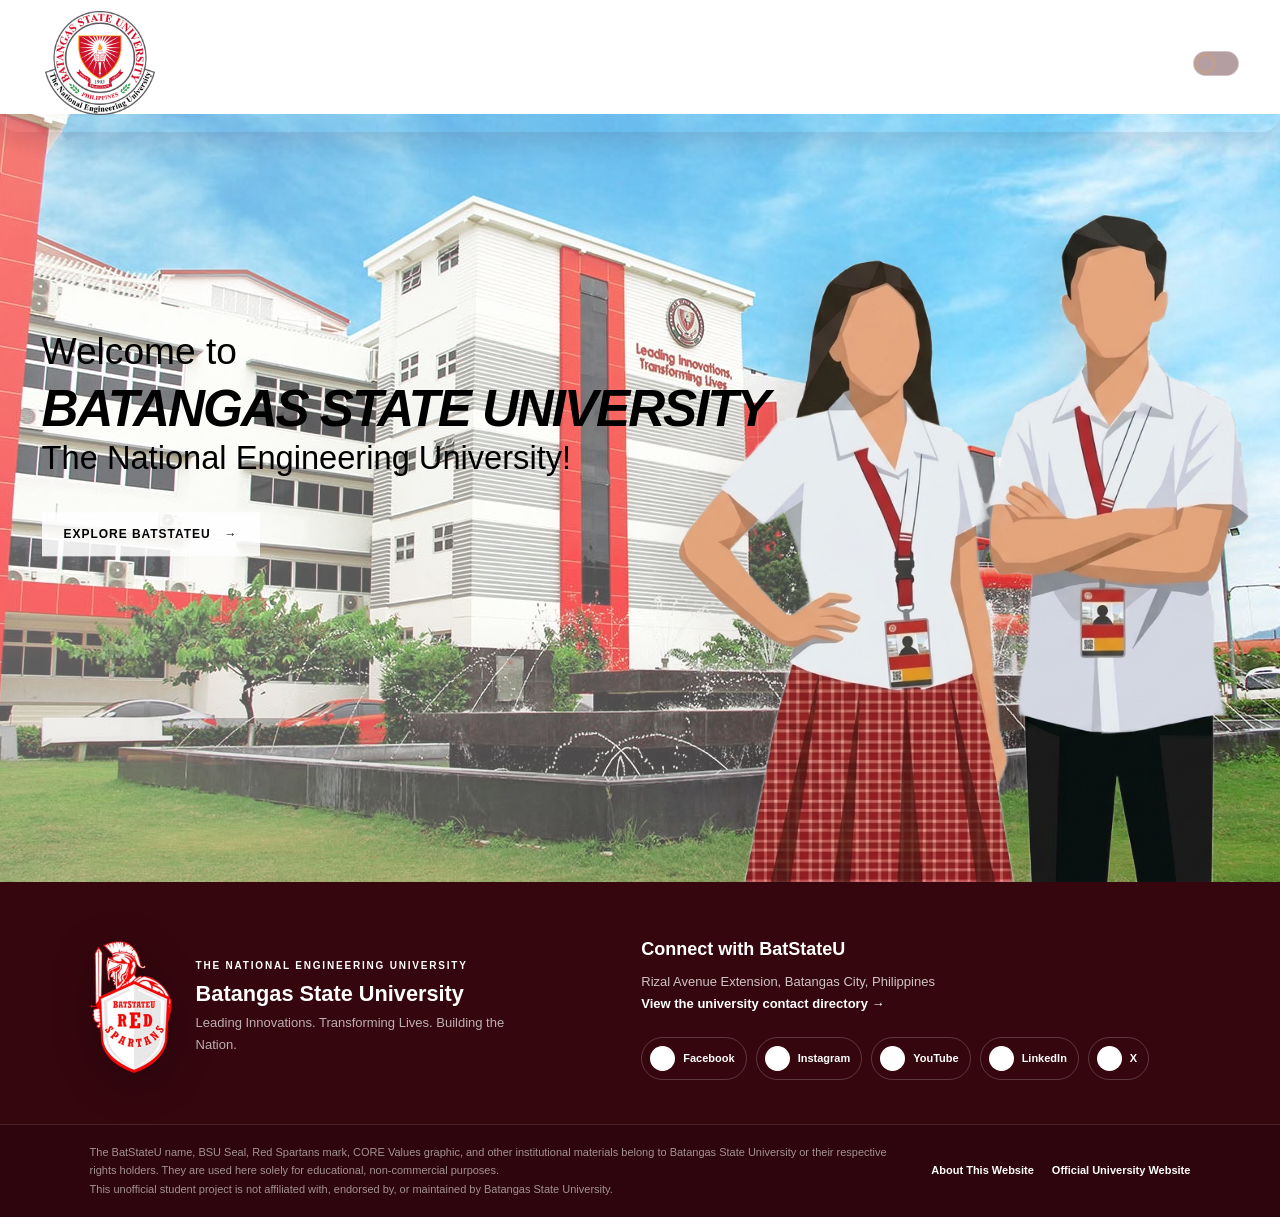
<file: index.html>
<!doctype html>
<html lang="en">
  <head>
    <meta charset="UTF-8" />
    <meta name="viewport" content="width=device-width, initial-scale=1.0" />
    <meta
      name="description"
      content="Batangas State University, The National Engineering University"
    />
    <title>Home | Batangas State University</title>

    <!-- All page styling is embedded below, as requested. -->
    <link rel="icon" href="assets/images/logo.png" />
    <link rel="stylesheet" href="assets/css/styles.css" />
  </head>
  <body>
    <!-- =====================================================
       SITE HEADER
       This same header is repeated on every page.
       ===================================================== -->
    <header class="site-header">
      <a class="brand" href="index.html" aria-label="Batangas State University home">
        <img src="assets/images/logo.png" alt="Batangas State University seal" />
        <p>Leading Innovations<br />Transforming Lives<br />Building the Nation</p>
      </a>

      <!-- CSS-only mobile menu control. The checkbox is visually hidden. -->
      <input class="nav-toggle sr-only" type="checkbox" id="nav-toggle" />
      <label class="menu-button" for="nav-toggle" aria-label="Open or close navigation">
        <span></span><span></span><span></span>
      </label>

      <nav class="main-nav" aria-label="Main navigation">
        <a class="nav-link active" href="index.html">Home</a>

        <!-- About Us is a page link. The arrow opens its related-page menu. -->
        <div class="about-nav">
          <a class="nav-link" href="about.html">About Us</a>
          <details>
            <summary aria-label="Open About Us submenu"></summary>
            <div class="dropdown">
              <a href="student-life.html">Student Life</a>
              <a href="academics.html">Academics</a>
              <a href="faculty-staff.html">Faculty &amp; Staff</a>
            </div>
          </details>
        </div>

        <a class="nav-link" href="admissions.html">Admissions</a>
        <a class="nav-link" href="news.html">News</a>
        <a class="nav-link" href="contact.html">Contact</a>
        <!-- CSS-only theme switch. It changes the current page without JavaScript. -->
        <label class="theme-switch" title="Switch between light and dark mode">
          <input class="theme-input" type="checkbox" aria-label="Toggle dark mode" />
          <span class="theme-text" aria-hidden="true"></span>
          <span class="theme-track" aria-hidden="true"></span>
        </label>
      </nav>
    </header>

    <!-- HOME PAGE HERO -->
    <main>
      <section class="hero">
        <div class="hero-copy">
          <p class="welcome">Welcome to</p>
          <h1>Batangas State University</h1>
          <p class="hero-subtitle">The National Engineering University!</p>
          <a class="hero-button" href="academics.html"
            >Explore BatStateU <span aria-hidden="true">→</span></a
          >
        </div>
        <!-- Decorative student artwork. Empty alt would hide it; descriptive alt is used here. -->
        <img
          class="hero-students"
          src="assets/images/students.png"
          alt="Two BatStateU students in uniform"
        />
      </section>
    </main>

    <!-- =====================================================
       UNIVERSITY FOOTER
       Social links below point to university-wide official accounts.
       ===================================================== -->
    <footer class="site-footer">
      <div class="footer-main">
        <a class="footer-brand" href="index.html" aria-label="Batangas State University home">
          <img
            class="footer-mark"
            src="assets/images/red-spartans.png"
            alt="BatStateU Red Spartans mark"
          />
          <span class="footer-brand-copy">
            <span class="footer-kicker">The National Engineering University</span>
            <strong>Batangas State University</strong>
            <span>Leading Innovations. Transforming Lives. Building the Nation.</span>
          </span>
        </a>

        <div class="footer-connect">
          <h2>Connect with BatStateU</h2>
          <p>
            Rizal Avenue Extension, Batangas City, Philippines<br />
            <a href="contact.html">View the university contact directory &rarr;</a>
          </p>
          <!-- Official university-wide social media accounts. -->
          <nav class="social-links" aria-label="Official BatStateU social media">
            <a
              class="social-link"
              href="https://www.facebook.com/BatStateUTheNEU"
              target="_blank"
              rel="noopener noreferrer"
              aria-label="BatStateU on Facebook"
            >
              <span class="social-icon" aria-hidden="true">f</span><span>Facebook</span>
            </a>
            <a
              class="social-link"
              href="https://www.instagram.com/batstateutheneu/"
              target="_blank"
              rel="noopener noreferrer"
              aria-label="BatStateU on Instagram"
            >
              <span class="social-icon" aria-hidden="true">IG</span><span>Instagram</span>
            </a>
            <a
              class="social-link"
              href="https://www.youtube.com/@BatStateUTheNEU"
              target="_blank"
              rel="noopener noreferrer"
              aria-label="BatStateU on YouTube"
            >
              <span class="social-icon" aria-hidden="true">YT</span><span>YouTube</span>
            </a>
            <a
              class="social-link"
              href="https://www.linkedin.com/school/batangas-state-university/"
              target="_blank"
              rel="noopener noreferrer"
              aria-label="BatStateU on LinkedIn"
            >
              <span class="social-icon" aria-hidden="true">in</span><span>LinkedIn</span>
            </a>
            <a
              class="social-link"
              href="https://x.com/BatStateUTheNEU"
              target="_blank"
              rel="noopener noreferrer"
              aria-label="BatStateU on X"
            >
              <span class="social-icon" aria-hidden="true">X</span><span>X</span>
            </a>
          </nav>
        </div>
      </div>
      <div class="footer-bottom">
        <div class="footer-legal">
          <p>
            The BatStateU name, BSU Seal, Red Spartans mark, CORE Values graphic, and other
            institutional materials belong to Batangas State University or their respective rights
            holders. They are used here solely for educational, non-commercial purposes.
          </p>
          <p>
            This unofficial student project is not affiliated with, endorsed by, or maintained by
            Batangas State University.
          </p>
        </div>
        <nav class="footer-meta-links" aria-label="Website information">
          <a href="about-this-website.html">About This Website</a>
          <a href="https://batstateu.edu.ph/" target="_blank" rel="noopener noreferrer"
            >Official University Website</a
          >
        </nav>
      </div>
    </footer>
  </body>
</html>
</file>
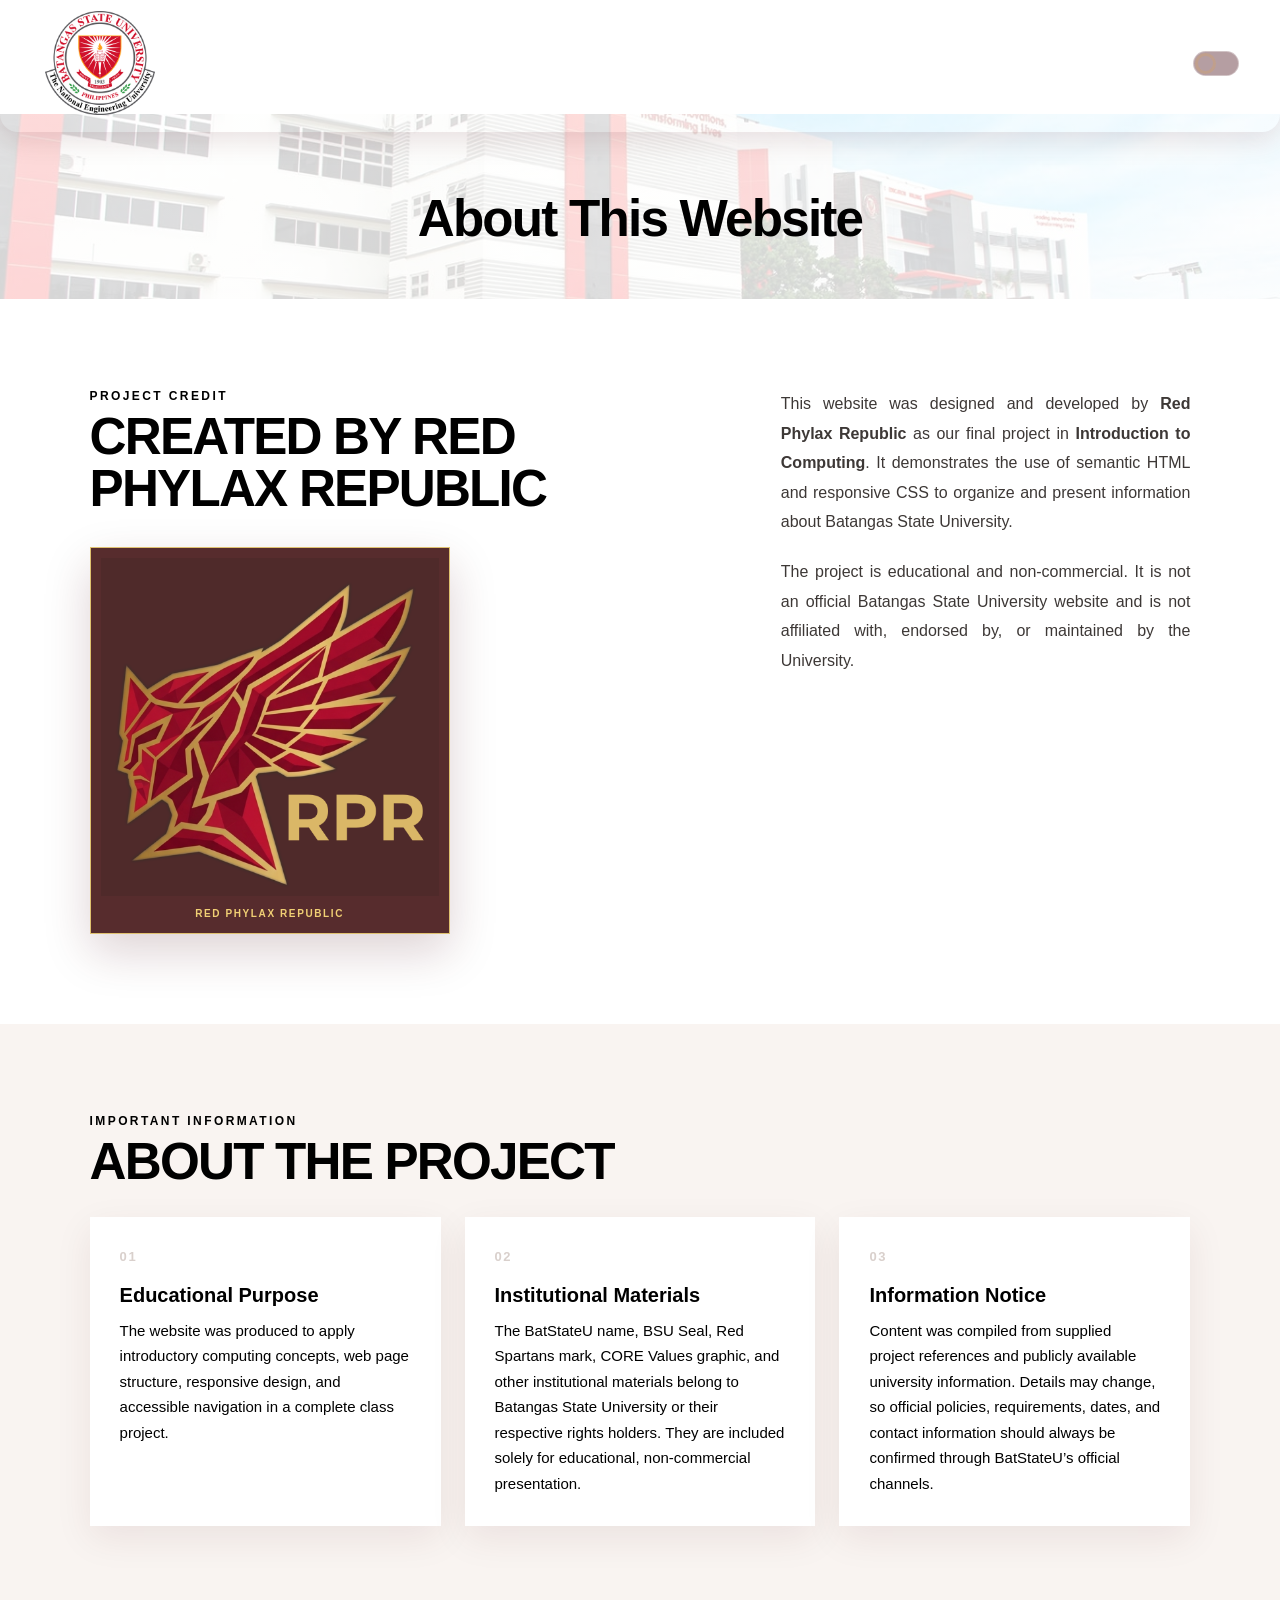
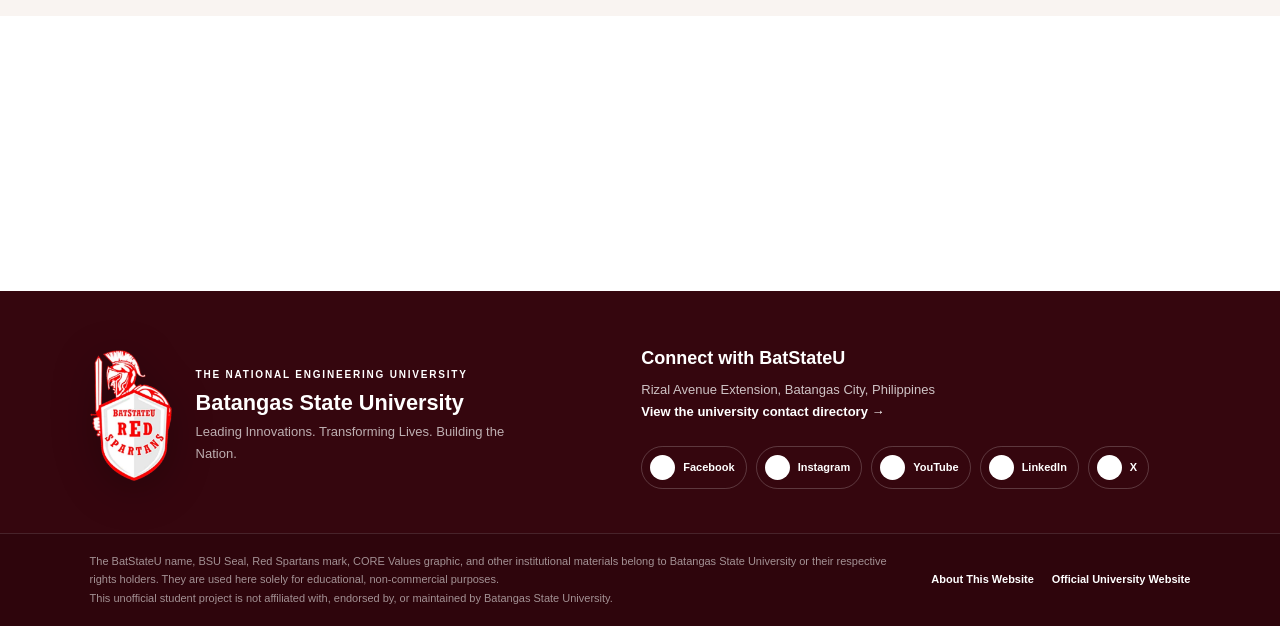
<file: about-this-website.html>
<!doctype html>
<html lang="en">
  <head>
    <meta charset="UTF-8" />
    <meta name="viewport" content="width=device-width, initial-scale=1.0" />
    <meta
      name="description"
      content="Batangas State University, The National Engineering University"
    />
    <title>About This Website | Batangas State University</title>

    <!-- All page styling is embedded below, as requested. -->
    <link rel="icon" href="assets/images/logo.png" />
    <link rel="stylesheet" href="assets/css/styles.css" />
  </head>
  <body>
    <!-- =====================================================
       SITE HEADER
       This same header is repeated on every page.
       ===================================================== -->
    <header class="site-header">
      <a class="brand" href="index.html" aria-label="Batangas State University home">
        <img src="assets/images/logo.png" alt="Batangas State University seal" />
        <p>Leading Innovations<br />Transforming Lives<br />Building the Nation</p>
      </a>

      <!-- CSS-only mobile menu control. The checkbox is visually hidden. -->
      <input class="nav-toggle sr-only" type="checkbox" id="nav-toggle" />
      <label class="menu-button" for="nav-toggle" aria-label="Open or close navigation">
        <span></span><span></span><span></span>
      </label>

      <nav class="main-nav" aria-label="Main navigation">
        <a class="nav-link active" href="index.html">Home</a>

        <!-- About Us is a page link. The arrow opens its related-page menu. -->
        <div class="about-nav">
          <a class="nav-link" href="about.html">About Us</a>
          <details>
            <summary aria-label="Open About Us submenu"></summary>
            <div class="dropdown">
              <a href="student-life.html">Student Life</a>
              <a href="academics.html">Academics</a>
              <a href="faculty-staff.html">Faculty &amp; Staff</a>
            </div>
          </details>
        </div>

        <a class="nav-link" href="admissions.html">Admissions</a>
        <a class="nav-link" href="news.html">News</a>
        <a class="nav-link" href="contact.html">Contact</a>
        <!-- CSS-only theme switch. It changes the current page without JavaScript. -->
        <label class="theme-switch" title="Switch between light and dark mode">
          <input class="theme-input" type="checkbox" aria-label="Toggle dark mode" />
          <span class="theme-text" aria-hidden="true"></span>
          <span class="theme-track" aria-hidden="true"></span>
        </label>
      </nav>
    </header>

    <!-- HOME PAGE HERO -->
    <main>
      <!-- PAGE INTRODUCTION -->
      <section class="page-hero">
        <div class="page-hero-copy">
          <p class="eyebrow">Student Project</p>
          <h1>About This Website</h1>
          <p>
            An unofficial educational website created by Red Phylax Republic as a final project for
            Introduction to Computing.
          </p>
        </div>
        <div class="page-mark" aria-hidden="true">RPR</div>
      </section>

      <!-- PROJECT OVERVIEW -->
      <section class="content-band">
        <div class="split top">
          <div>
            <p class="eyebrow">Project Credit</p>
            <h2 class="section-title">Created by Red Phylax Republic</h2>
            <figure class="rpr-logo">
              <img
                src="assets/images/red-phylax-republic-logo.png"
                alt="Red Phylax Republic logo"
              />
              <figcaption>Red Phylax Republic</figcaption>
            </figure>
          </div>
          <div class="prose">
            <p>
              This website was designed and developed by <strong>Red Phylax Republic</strong> as our
              final project in <strong>Introduction to Computing</strong>. It demonstrates the use
              of semantic HTML and responsive CSS to organize and present information about Batangas
              State University.
            </p>
            <p>
              The project is educational and non-commercial. It is not an official Batangas State
              University website and is not affiliated with, endorsed by, or maintained by the
              University.
            </p>
          </div>
        </div>
      </section>

      <!-- PROJECT PRINCIPLES -->
      <section class="content-band tinted">
        <p class="eyebrow">Important Information</p>
        <h2 class="section-title">About the Project</h2>
        <ol class="recognition-grid">
          <li>
            <h3>Educational Purpose</h3>
            <p>
              The website was produced to apply introductory computing concepts, web page structure,
              responsive design, and accessible navigation in a complete class project.
            </p>
          </li>
          <li>
            <h3>Institutional Materials</h3>
            <p>
              The BatStateU name, BSU Seal, Red Spartans mark, CORE Values graphic, and other
              institutional materials belong to Batangas State University or their respective rights
              holders. They are included solely for educational, non-commercial presentation.
            </p>
          </li>
          <li>
            <h3>Information Notice</h3>
            <p>
              Content was compiled from supplied project references and publicly available
              university information. Details may change, so official policies, requirements, dates,
              and contact information should always be confirmed through BatStateU&rsquo;s official
              channels.
            </p>
          </li>
        </ol>
      </section>

      <!-- OFFICIAL WEBSITE CALL TO ACTION -->
      <section class="about-cta">
        <div>
          <p class="eyebrow">Looking for Official Information?</p>
          <h2>Visit Batangas State University&rsquo;s official website.</h2>
        </div>
        <a
          class="outline-button"
          href="https://batstateu.edu.ph/"
          target="_blank"
          rel="noopener noreferrer"
          >Official Website &rarr;</a
        >
      </section>
    </main>

    <!-- =====================================================
       UNIVERSITY FOOTER
       Social links below point to university-wide official accounts.
       ===================================================== -->
    <footer class="site-footer">
      <div class="footer-main">
        <a class="footer-brand" href="index.html" aria-label="Batangas State University home">
          <img
            class="footer-mark"
            src="assets/images/red-spartans.png"
            alt="BatStateU Red Spartans mark"
          />
          <span class="footer-brand-copy">
            <span class="footer-kicker">The National Engineering University</span>
            <strong>Batangas State University</strong>
            <span>Leading Innovations. Transforming Lives. Building the Nation.</span>
          </span>
        </a>

        <div class="footer-connect">
          <h2>Connect with BatStateU</h2>
          <p>
            Rizal Avenue Extension, Batangas City, Philippines<br />
            <a href="contact.html">View the university contact directory &rarr;</a>
          </p>
          <!-- Official university-wide social media accounts. -->
          <nav class="social-links" aria-label="Official BatStateU social media">
            <a
              class="social-link"
              href="https://www.facebook.com/BatStateUTheNEU"
              target="_blank"
              rel="noopener noreferrer"
              aria-label="BatStateU on Facebook"
            >
              <span class="social-icon" aria-hidden="true">f</span><span>Facebook</span>
            </a>
            <a
              class="social-link"
              href="https://www.instagram.com/batstateutheneu/"
              target="_blank"
              rel="noopener noreferrer"
              aria-label="BatStateU on Instagram"
            >
              <span class="social-icon" aria-hidden="true">IG</span><span>Instagram</span>
            </a>
            <a
              class="social-link"
              href="https://www.youtube.com/@BatStateUTheNEU"
              target="_blank"
              rel="noopener noreferrer"
              aria-label="BatStateU on YouTube"
            >
              <span class="social-icon" aria-hidden="true">YT</span><span>YouTube</span>
            </a>
            <a
              class="social-link"
              href="https://www.linkedin.com/school/batangas-state-university/"
              target="_blank"
              rel="noopener noreferrer"
              aria-label="BatStateU on LinkedIn"
            >
              <span class="social-icon" aria-hidden="true">in</span><span>LinkedIn</span>
            </a>
            <a
              class="social-link"
              href="https://x.com/BatStateUTheNEU"
              target="_blank"
              rel="noopener noreferrer"
              aria-label="BatStateU on X"
            >
              <span class="social-icon" aria-hidden="true">X</span><span>X</span>
            </a>
          </nav>
        </div>
      </div>
      <div class="footer-bottom">
        <div class="footer-legal">
          <p>
            The BatStateU name, BSU Seal, Red Spartans mark, CORE Values graphic, and other
            institutional materials belong to Batangas State University or their respective rights
            holders. They are used here solely for educational, non-commercial purposes.
          </p>
          <p>
            This unofficial student project is not affiliated with, endorsed by, or maintained by
            Batangas State University.
          </p>
        </div>
        <nav class="footer-meta-links" aria-label="Website information">
          <a href="about-this-website.html">About This Website</a>
          <a href="https://batstateu.edu.ph/" target="_blank" rel="noopener noreferrer"
            >Official University Website</a
          >
        </nav>
      </div>
    </footer>
  </body>
</html>
</file>
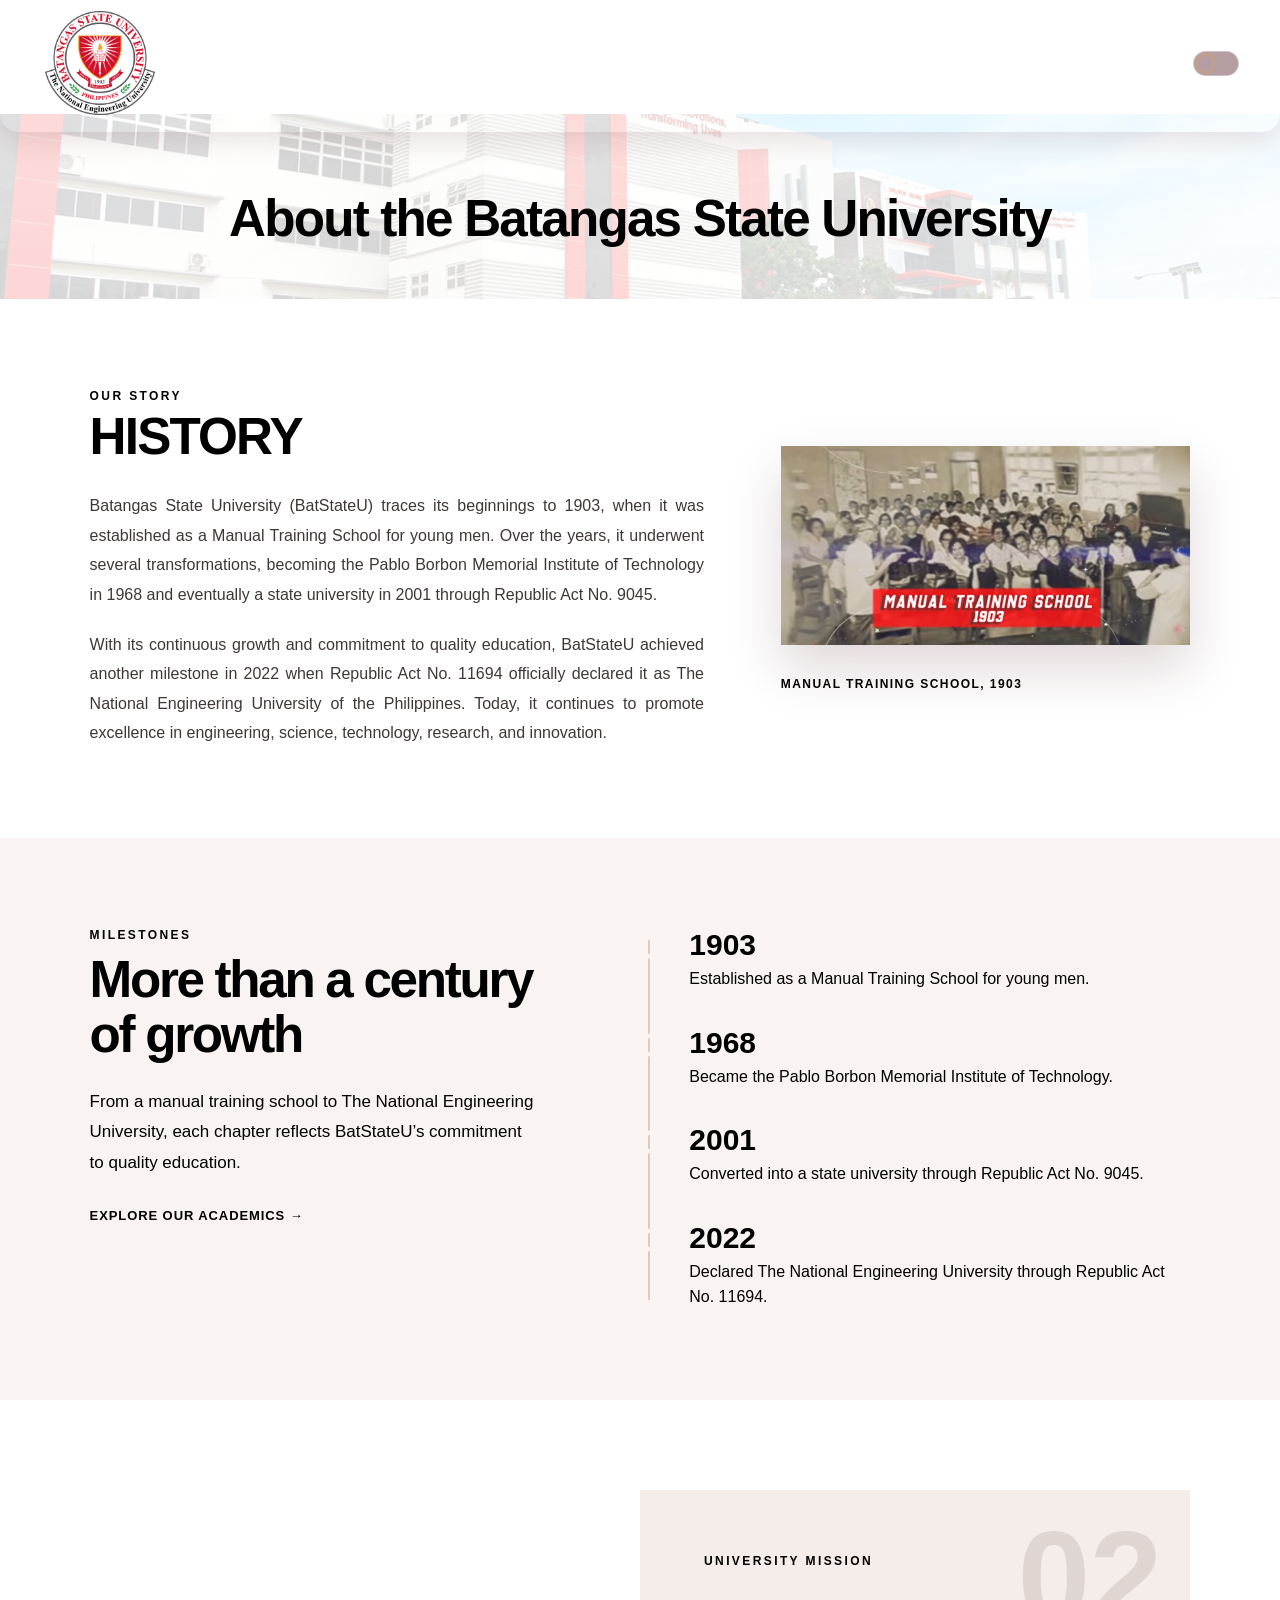
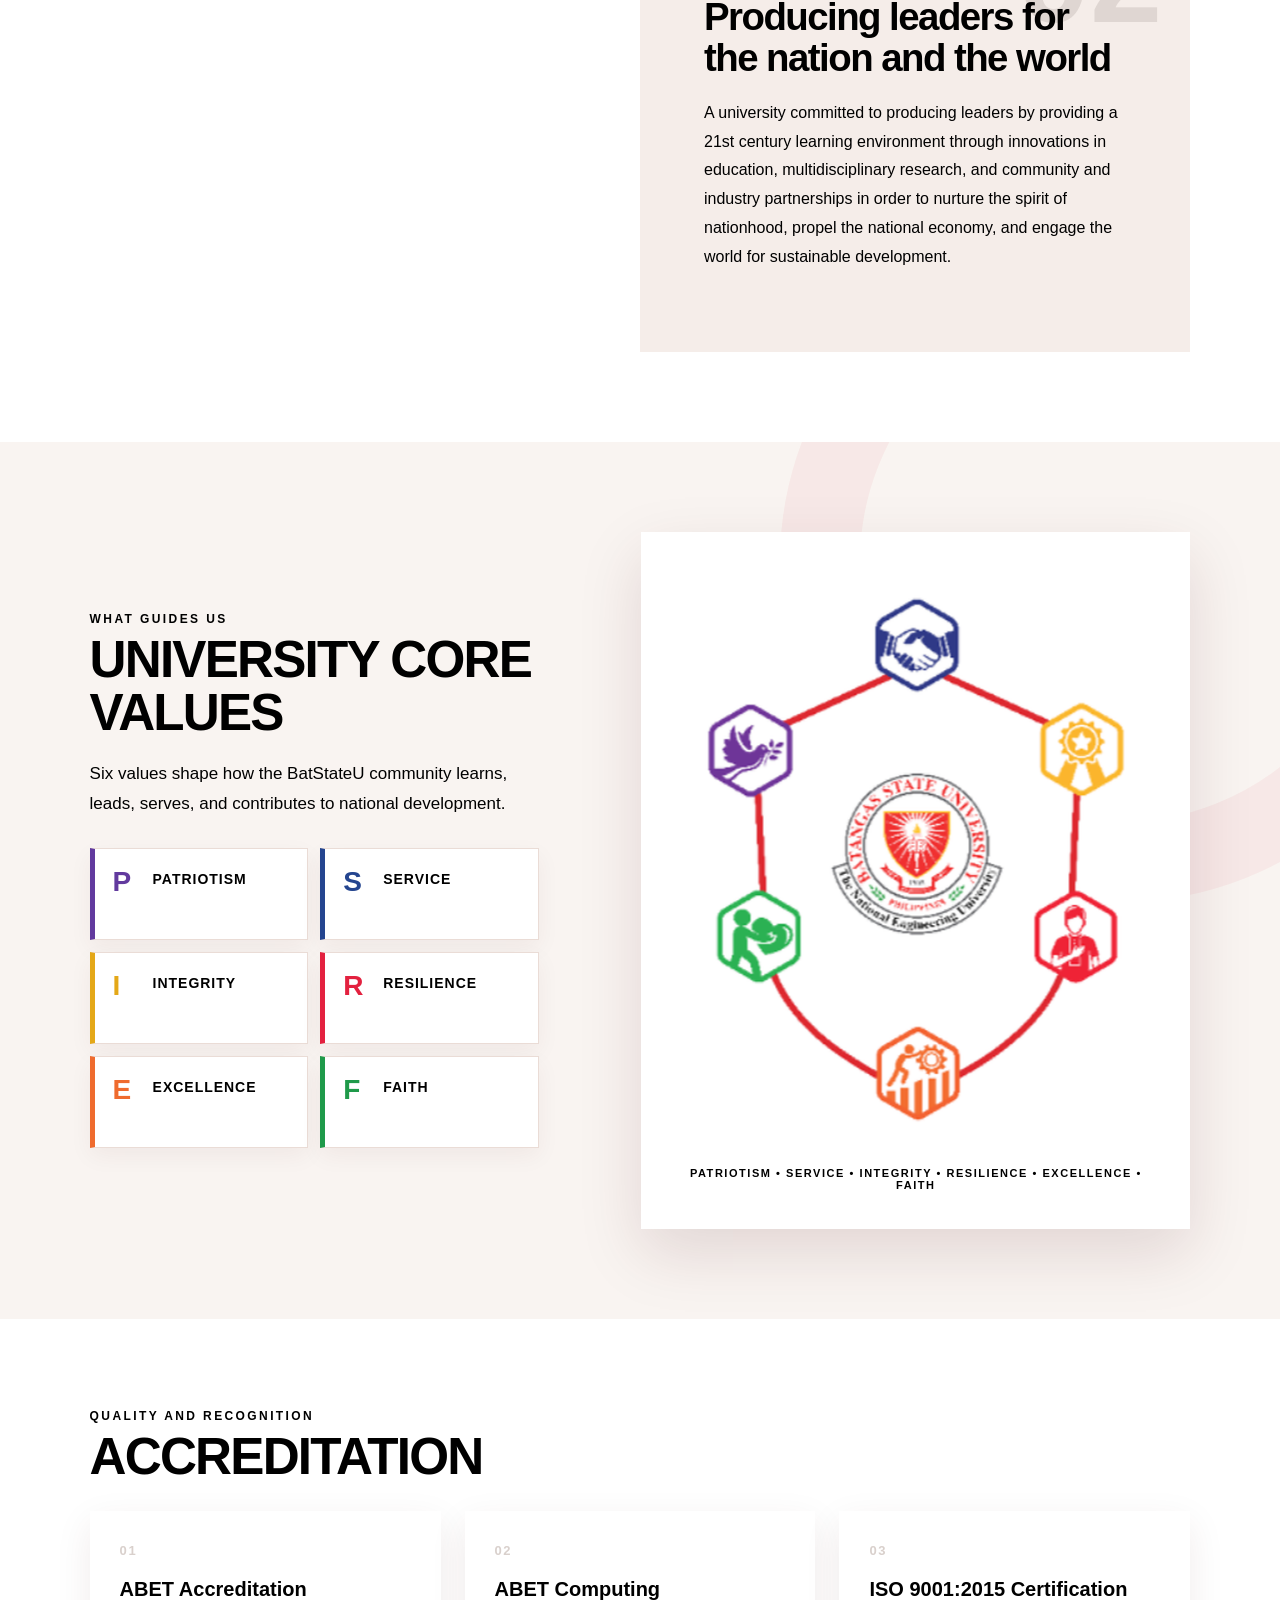
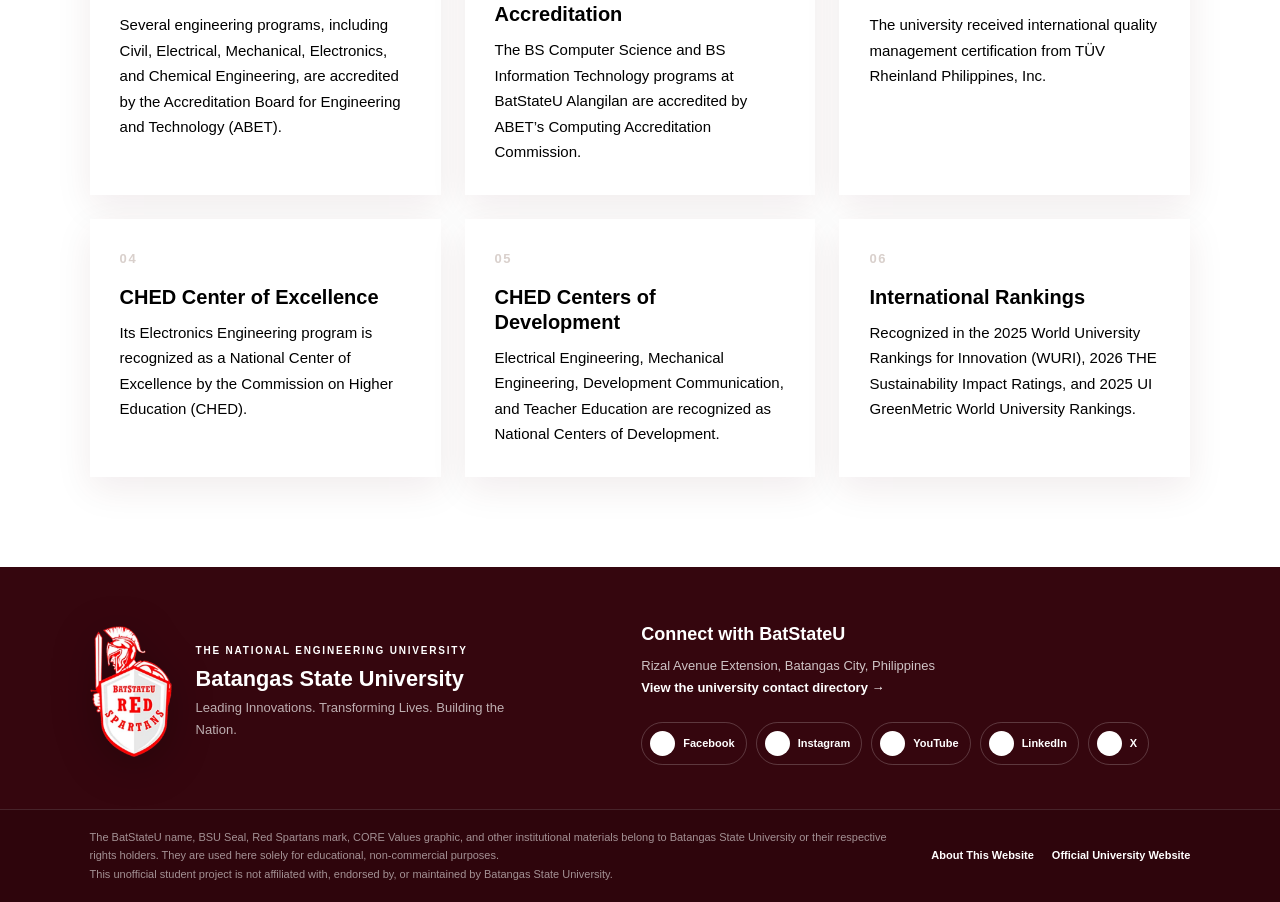
<file: about.html>
<!doctype html>
<html lang="en">
  <head>
    <meta charset="UTF-8" />
    <meta name="viewport" content="width=device-width, initial-scale=1.0" />
    <meta
      name="description"
      content="Batangas State University, The National Engineering University"
    />
    <title>About Us | Batangas State University</title>

    <!-- All page styling is embedded below, as requested. -->
    <link rel="icon" href="assets/images/logo.png" />
    <link rel="stylesheet" href="assets/css/styles.css" />
  </head>
  <body>
    <!-- =====================================================
       SITE HEADER
       This same header is repeated on every page.
       ===================================================== -->
    <header class="site-header">
      <a class="brand" href="index.html" aria-label="Batangas State University home">
        <img src="assets/images/logo.png" alt="Batangas State University seal" />
        <p>Leading Innovations<br />Transforming Lives<br />Building the Nation</p>
      </a>

      <!-- CSS-only mobile menu control. The checkbox is visually hidden. -->
      <input class="nav-toggle sr-only" type="checkbox" id="nav-toggle" />
      <label class="menu-button" for="nav-toggle" aria-label="Open or close navigation">
        <span></span><span></span><span></span>
      </label>

      <nav class="main-nav" aria-label="Main navigation">
        <a class="nav-link" href="index.html">Home</a>

        <!-- About Us is a page link. The arrow opens its related-page menu. -->
        <div class="about-nav">
          <a class="nav-link active" href="about.html">About Us</a>
          <details>
            <summary aria-label="Open About Us submenu"></summary>
            <div class="dropdown">
              <a href="student-life.html">Student Life</a>
              <a href="academics.html">Academics</a>
              <a href="faculty-staff.html">Faculty &amp; Staff</a>
            </div>
          </details>
        </div>

        <a class="nav-link" href="admissions.html">Admissions</a>
        <a class="nav-link" href="news.html">News</a>
        <a class="nav-link" href="contact.html">Contact</a>
        <!-- CSS-only theme switch. It changes the current page without JavaScript. -->
        <label class="theme-switch" title="Switch between light and dark mode">
          <input class="theme-input" type="checkbox" aria-label="Toggle dark mode" />
          <span class="theme-text" aria-hidden="true"></span>
          <span class="theme-track" aria-hidden="true"></span>
        </label>
      </nav>
    </header>

    <main>
      <!-- PAGE INTRODUCTION: change the page title and summary here. -->
      <section class="page-hero">
        <div class="page-hero-copy">
          <p class="eyebrow">Get to Know BatStateU</p>
          <h1>About the Batangas State University</h1>
          <p>Leading Innovations, Transforming Lives, Building the Nation.</p>
        </div>
        <div class="page-mark" aria-hidden="true">1903</div>
      </section>

      <!-- HISTORY: text on the left, archival photo on the right. -->
      <section class="content-band">
        <div class="split">
          <div>
            <p class="eyebrow">Our Story</p>
            <h2 class="section-title">History</h2>
            <div class="prose">
              <p>
                Batangas State University (BatStateU) traces its beginnings to 1903, when it was
                established as a Manual Training School for young men. Over the years, it underwent
                several transformations, becoming the Pablo Borbon Memorial Institute of Technology
                in 1968 and eventually a state university in 2001 through Republic Act No. 9045.
              </p>
              <p>
                With its continuous growth and commitment to quality education, BatStateU achieved
                another milestone in 2022 when Republic Act No. 11694 officially declared it as The
                National Engineering University of the Philippines. Today, it continues to promote
                excellence in engineering, science, technology, research, and innovation.
              </p>
            </div>
          </div>
          <figure class="photo-frame">
            <div class="frame">
              <img
                src="assets/images/history-1903.jpg"
                alt="Archival class photo from the Manual Training School in 1903"
              />
            </div>
            <figcaption>Manual Training School, 1903</figcaption>
          </figure>
        </div>
      </section>

      <!-- TIMELINE: add another <div> to include a new milestone. -->
      <section class="history-section">
        <div class="history-copy">
          <p class="eyebrow">Milestones</p>
          <h2>More than a century of growth</h2>
          <p>
            From a manual training school to The National Engineering University, each chapter
            reflects BatStateU&rsquo;s commitment to quality education.
          </p>
          <a class="text-link" href="academics.html">Explore our academics &rarr;</a>
        </div>
        <div class="timeline" aria-label="University history highlights">
          <div>
            <strong>1903</strong>
            <p>Established as a Manual Training School for young men.</p>
          </div>
          <div>
            <strong>1968</strong>
            <p>Became the Pablo Borbon Memorial Institute of Technology.</p>
          </div>
          <div>
            <strong>2001</strong>
            <p>Converted into a state university through Republic Act No. 9045.</p>
          </div>
          <div>
            <strong>2022</strong>
            <p>Declared The National Engineering University through Republic Act No. 11694.</p>
          </div>
        </div>
      </section>

      <!-- VISION AND MISSION -->
      <section class="purpose-section about-purpose-section">
        <article class="purpose-card red">
          <span aria-hidden="true">01</span>
          <p class="eyebrow">University Vision</p>
          <h2>
            A premier national university that develops leaders in the global knowledge economy.
          </h2>
          <p>The vision that guides every campus, college, and program of BatStateU.</p>
        </article>
        <article class="purpose-card">
          <span aria-hidden="true">02</span>
          <p class="eyebrow">University Mission</p>
          <h2>Producing leaders for the nation and the world</h2>
          <p>
            A university committed to producing leaders by providing a 21st century learning
            environment through innovations in education, multidisciplinary research, and community
            and industry partnerships in order to nurture the spirit of nationhood, propel the
            national economy, and engage the world for sustainable development.
          </p>
        </article>
      </section>

      <!-- CORE VALUES: infographic and the six official university values. -->
      <section class="content-band tinted core-values-section">
        <div class="core-values-layout">
          <div class="core-values-copy">
            <p class="eyebrow">What Guides Us</p>
            <h2 class="section-title">University Core Values</h2>
            <p class="section-lead">
              Six values shape how the BatStateU community learns, leads, serves, and contributes to
              national development.
            </p>
            <ul class="value-list">
              <li data-letter="P">Patriotism</li>
              <li data-letter="S">Service</li>
              <li data-letter="I">Integrity</li>
              <li data-letter="R">Resilience</li>
              <li data-letter="E">Excellence</li>
              <li data-letter="F">Faith</li>
            </ul>
          </div>
          <figure class="core-values-graphic">
            <img
              src="assets/images/core-values.png"
              alt="BatStateU core values diagram surrounding the university seal"
            />
            <figcaption>
              Patriotism &bull; Service &bull; Integrity &bull; Resilience &bull; Excellence &bull;
              Faith
            </figcaption>
          </figure>
        </div>
      </section>

      <!-- ACCREDITATION: each <li> is one numbered card. -->
      <section class="content-band">
        <p class="eyebrow">Quality and Recognition</p>
        <h2 class="section-title">Accreditation</h2>
        <ol class="recognition-grid">
          <li>
            <h3>ABET Accreditation</h3>
            <p>
              Several engineering programs, including Civil, Electrical, Mechanical, Electronics,
              and Chemical Engineering, are accredited by the Accreditation Board for Engineering
              and Technology (ABET).
            </p>
          </li>
          <li>
            <h3>ABET Computing Accreditation</h3>
            <p>
              The BS Computer Science and BS Information Technology programs at BatStateU Alangilan
              are accredited by ABET&rsquo;s Computing Accreditation Commission.
            </p>
          </li>
          <li>
            <h3>ISO 9001:2015 Certification</h3>
            <p>
              The university received international quality management certification from T&Uuml;V
              Rheinland Philippines, Inc.
            </p>
          </li>
          <li>
            <h3>CHED Center of Excellence</h3>
            <p>
              Its Electronics Engineering program is recognized as a National Center of Excellence
              by the Commission on Higher Education (CHED).
            </p>
          </li>
          <li>
            <h3>CHED Centers of Development</h3>
            <p>
              Electrical Engineering, Mechanical Engineering, Development Communication, and Teacher
              Education are recognized as National Centers of Development.
            </p>
          </li>
          <li>
            <h3>International Rankings</h3>
            <p>
              Recognized in the 2025 World University Rankings for Innovation (WURI), 2026 THE
              Sustainability Impact Ratings, and 2025 UI GreenMetric World University Rankings.
            </p>
          </li>
        </ol>
      </section>
    </main>

    <!-- =====================================================
       UNIVERSITY FOOTER
       Social links below point to university-wide official accounts.
       ===================================================== -->
    <footer class="site-footer">
      <div class="footer-main">
        <a class="footer-brand" href="index.html" aria-label="Batangas State University home">
          <img
            class="footer-mark"
            src="assets/images/red-spartans.png"
            alt="BatStateU Red Spartans mark"
          />
          <span class="footer-brand-copy">
            <span class="footer-kicker">The National Engineering University</span>
            <strong>Batangas State University</strong>
            <span>Leading Innovations. Transforming Lives. Building the Nation.</span>
          </span>
        </a>

        <div class="footer-connect">
          <h2>Connect with BatStateU</h2>
          <p>
            Rizal Avenue Extension, Batangas City, Philippines<br />
            <a href="contact.html">View the university contact directory &rarr;</a>
          </p>
          <!-- Official university-wide social media accounts. -->
          <nav class="social-links" aria-label="Official BatStateU social media">
            <a
              class="social-link"
              href="https://www.facebook.com/BatStateUTheNEU"
              target="_blank"
              rel="noopener noreferrer"
              aria-label="BatStateU on Facebook"
            >
              <span class="social-icon" aria-hidden="true">f</span><span>Facebook</span>
            </a>
            <a
              class="social-link"
              href="https://www.instagram.com/batstateutheneu/"
              target="_blank"
              rel="noopener noreferrer"
              aria-label="BatStateU on Instagram"
            >
              <span class="social-icon" aria-hidden="true">IG</span><span>Instagram</span>
            </a>
            <a
              class="social-link"
              href="https://www.youtube.com/@BatStateUTheNEU"
              target="_blank"
              rel="noopener noreferrer"
              aria-label="BatStateU on YouTube"
            >
              <span class="social-icon" aria-hidden="true">YT</span><span>YouTube</span>
            </a>
            <a
              class="social-link"
              href="https://www.linkedin.com/school/batangas-state-university/"
              target="_blank"
              rel="noopener noreferrer"
              aria-label="BatStateU on LinkedIn"
            >
              <span class="social-icon" aria-hidden="true">in</span><span>LinkedIn</span>
            </a>
            <a
              class="social-link"
              href="https://x.com/BatStateUTheNEU"
              target="_blank"
              rel="noopener noreferrer"
              aria-label="BatStateU on X"
            >
              <span class="social-icon" aria-hidden="true">X</span><span>X</span>
            </a>
          </nav>
        </div>
      </div>
      <div class="footer-bottom">
        <div class="footer-legal">
          <p>
            The BatStateU name, BSU Seal, Red Spartans mark, CORE Values graphic, and other
            institutional materials belong to Batangas State University or their respective rights
            holders. They are used here solely for educational, non-commercial purposes.
          </p>
          <p>
            This unofficial student project is not affiliated with, endorsed by, or maintained by
            Batangas State University.
          </p>
        </div>
        <nav class="footer-meta-links" aria-label="Website information">
          <a href="about-this-website.html">About This Website</a>
          <a href="https://batstateu.edu.ph/" target="_blank" rel="noopener noreferrer"
            >Official University Website</a
          >
        </nav>
      </div>
    </footer>
  </body>
</html>
</file>
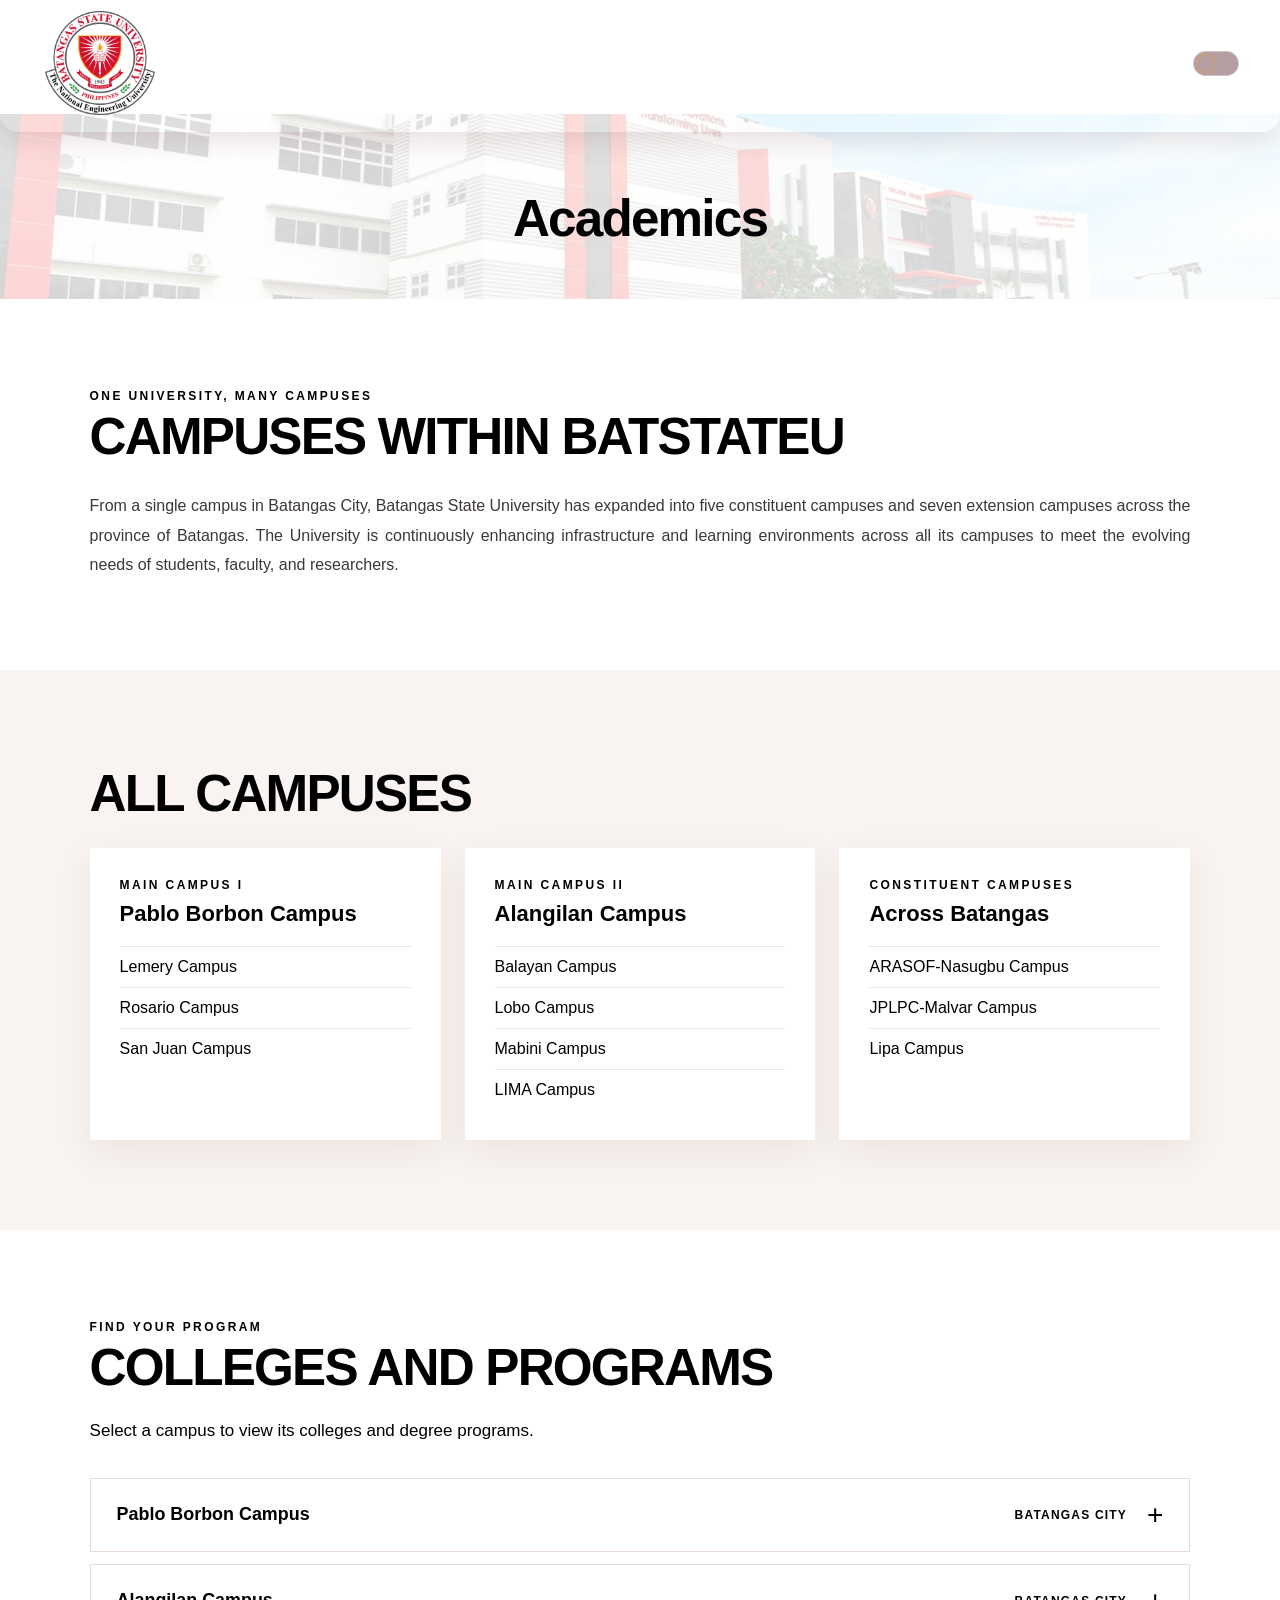
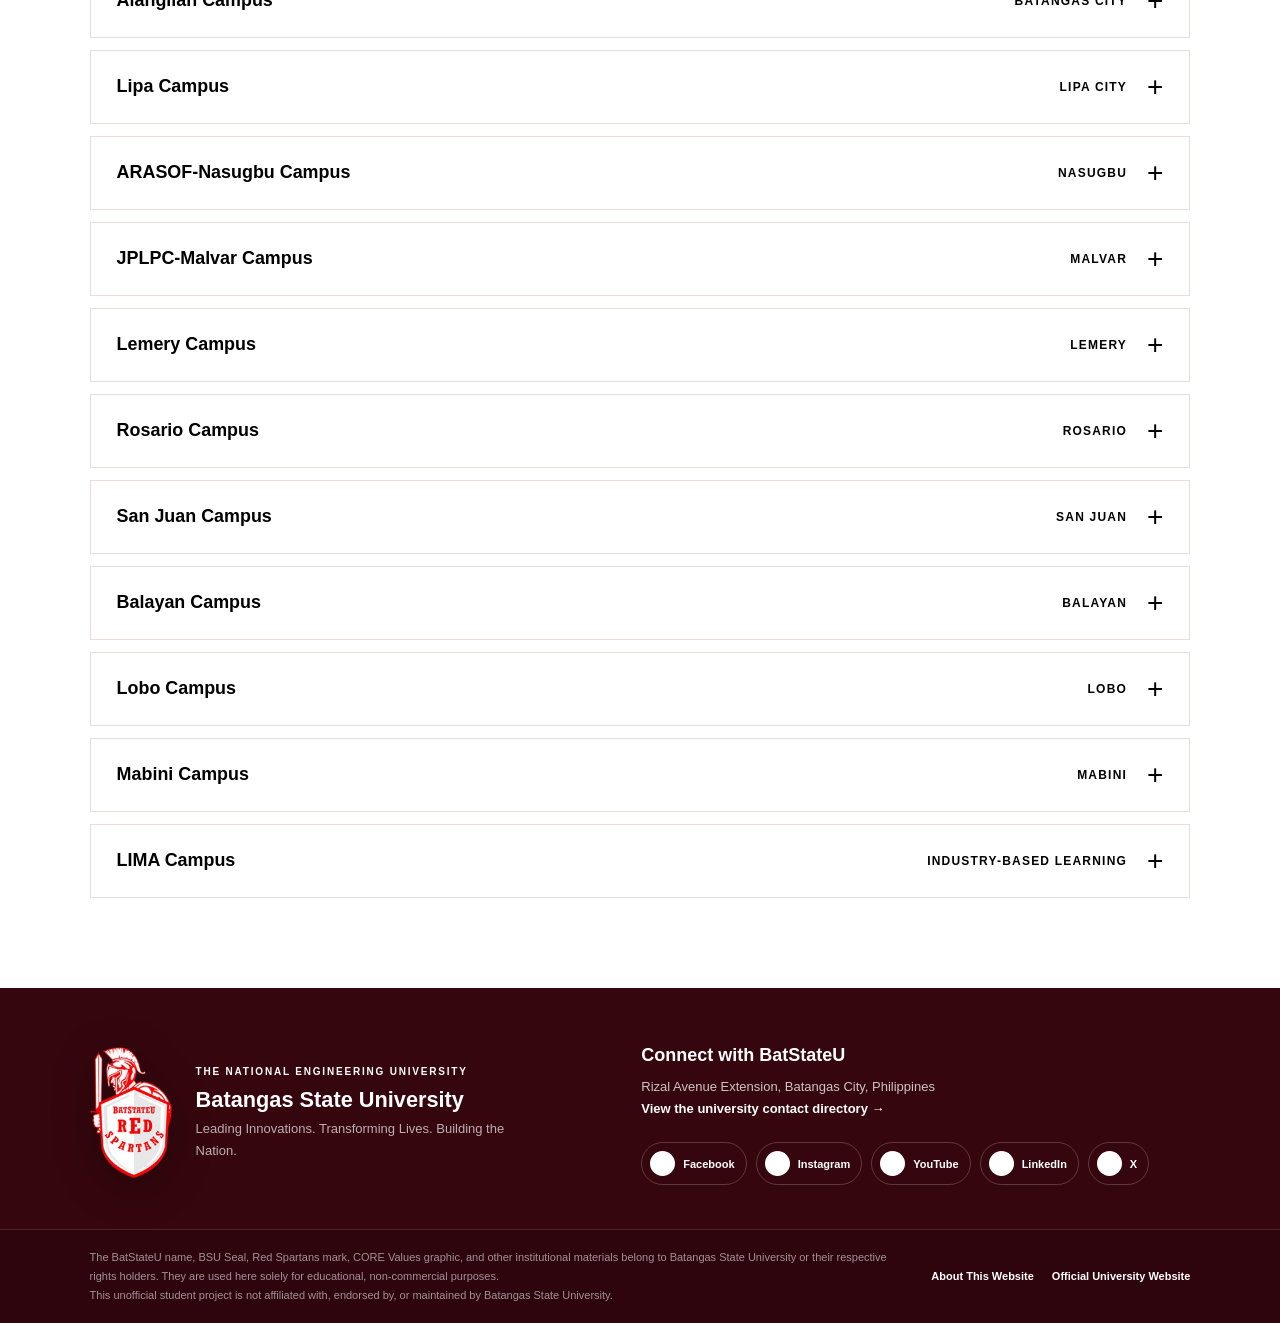
<file: academics.html>
<!doctype html>
<html lang="en">
  <head>
    <meta charset="UTF-8" />
    <meta name="viewport" content="width=device-width, initial-scale=1.0" />
    <meta
      name="description"
      content="Batangas State University, The National Engineering University"
    />
    <title>Academics | Batangas State University</title>

    <!-- All page styling is embedded below, as requested. -->
    <link rel="icon" href="assets/images/logo.png" />
    <link rel="stylesheet" href="assets/css/styles.css" />
  </head>
  <body>
    <!-- =====================================================
       SITE HEADER
       This same header is repeated on every page.
       ===================================================== -->
    <header class="site-header">
      <a class="brand" href="index.html" aria-label="Batangas State University home">
        <img src="assets/images/logo.png" alt="Batangas State University seal" />
        <p>Leading Innovations<br />Transforming Lives<br />Building the Nation</p>
      </a>

      <!-- CSS-only mobile menu control. The checkbox is visually hidden. -->
      <input class="nav-toggle sr-only" type="checkbox" id="nav-toggle" />
      <label class="menu-button" for="nav-toggle" aria-label="Open or close navigation">
        <span></span><span></span><span></span>
      </label>

      <nav class="main-nav" aria-label="Main navigation">
        <a class="nav-link" href="index.html">Home</a>

        <!-- About Us is a page link. The arrow opens its related-page menu. -->
        <div class="about-nav">
          <a class="nav-link active" href="about.html">About Us</a>
          <details>
            <summary aria-label="Open About Us submenu"></summary>
            <div class="dropdown">
              <a href="student-life.html">Student Life</a>
              <a href="academics.html">Academics</a>
              <a href="faculty-staff.html">Faculty &amp; Staff</a>
            </div>
          </details>
        </div>

        <a class="nav-link" href="admissions.html">Admissions</a>
        <a class="nav-link" href="news.html">News</a>
        <a class="nav-link" href="contact.html">Contact</a>
        <!-- CSS-only theme switch. It changes the current page without JavaScript. -->
        <label class="theme-switch" title="Switch between light and dark mode">
          <input class="theme-input" type="checkbox" aria-label="Toggle dark mode" />
          <span class="theme-text" aria-hidden="true"></span>
          <span class="theme-track" aria-hidden="true"></span>
        </label>
      </nav>
    </header>

    <main>
      <!-- PAGE INTRODUCTION: change the page title and summary here. -->
      <section class="page-hero">
        <div class="page-hero-copy">
          <p class="eyebrow">Learn. Innovate. Lead.</p>
          <h1>Academics</h1>
          <p>
            Explore the campuses, colleges, and programs of The National Engineering University.
          </p>
        </div>
        <div class="page-mark" aria-hidden="true">BSU</div>
      </section>

      <!-- CAMPUS OVERVIEW -->
      <section class="content-band">
        <p class="eyebrow">One University, Many Campuses</p>
        <h2 class="section-title">Campuses within BatStateU</h2>
        <div class="prose">
          <p>
            From a single campus in Batangas City, Batangas State University has expanded into five
            constituent campuses and seven extension campuses across the province of Batangas. The
            University is continuously enhancing infrastructure and learning environments across all
            its campuses to meet the evolving needs of students, faculty, and researchers.
          </p>
        </div>
      </section>

      <!-- ALL CAMPUSES: grouped like the Academics mockup. -->
      <section class="content-band tinted">
        <h2 class="section-title">All Campuses</h2>
        <div class="campus-groups">
          <article class="campus-group">
            <p class="eyebrow">Main Campus I</p>
            <h3>Pablo Borbon Campus</h3>
            <ul>
              <li>Lemery Campus</li>
              <li>Rosario Campus</li>
              <li>San Juan Campus</li>
            </ul>
          </article>
          <article class="campus-group">
            <p class="eyebrow">Main Campus II</p>
            <h3>Alangilan Campus</h3>
            <ul>
              <li>Balayan Campus</li>
              <li>Lobo Campus</li>
              <li>Mabini Campus</li>
              <li>LIMA Campus</li>
            </ul>
          </article>
          <article class="campus-group">
            <p class="eyebrow">Constituent Campuses</p>
            <h3>Across Batangas</h3>
            <ul>
              <li>ARASOF-Nasugbu Campus</li>
              <li>JPLPC-Malvar Campus</li>
              <li>Lipa Campus</li>
            </ul>
          </article>
        </div>
      </section>

      <!-- COLLEGES AND PROGRAMS: each <details> opens without JavaScript. -->
      <section class="content-band">
        <p class="eyebrow">Find Your Program</p>
        <h2 class="section-title">Colleges and Programs</h2>
        <p class="section-lead">Select a campus to view its colleges and degree programs.</p>
        <div class="program-list">
          <details class="program-item">
            <summary>Pablo Borbon Campus <span>Batangas City</span></summary>
            <div class="program-body">
              <div>
                <h4>Colleges</h4>
                <ul>
                  <li>
                    College of Accountancy, Business, Economics and International Hospitality
                    Management (CABEIHM)
                  </li>
                  <li>College of Arts and Sciences</li>
                  <li>College of Health Sciences</li>
                  <li>College of Teacher Education</li>
                  <li>College of Criminal Justice Education</li>
                  <li>College of Law</li>
                  <li>College of Medicine</li>
                  <li>Integrated School</li>
                </ul>
              </div>
              <div>
                <h4>Programs</h4>
                <ul class="columns">
                  <li>BS Accountancy</li>
                  <li>BS Accounting Management</li>
                  <li>
                    BS Business Administration
                    <ul>
                      <li>Financial Management</li>
                      <li>Human Resource Management</li>
                      <li>Marketing Management</li>
                      <li>Business Economics</li>
                      <li>Operations Management</li>
                    </ul>
                  </li>
                  <li>BS Entrepreneurship</li>
                  <li>BS Hospitality Management</li>
                  <li>BS Tourism Management</li>
                  <li>BS Biology</li>
                  <li>BS Chemistry</li>
                  <li>BS Mathematics</li>
                  <li>BS Psychology</li>
                  <li>BS Development Communication</li>
                  <li>BS Nursing</li>
                  <li>BS Nutrition and Dietetics</li>
                  <li>Bachelor of Elementary Education</li>
                  <li>
                    Bachelor of Secondary Education
                    <ul>
                      <li>English</li>
                      <li>Filipino</li>
                      <li>Mathematics</li>
                      <li>Science</li>
                      <li>Social Studies</li>
                    </ul>
                  </li>
                  <li>Bachelor of Early Childhood Education</li>
                  <li>Bachelor of Physical Education</li>
                  <li>BS Criminology</li>
                  <li>Juris Doctor</li>
                  <li>Doctor of Medicine</li>
                </ul>
              </div>
            </div>
          </details>
          <details class="program-item">
            <summary>Alangilan Campus <span>Batangas City</span></summary>
            <div class="program-body">
              <div>
                <h4>Colleges</h4>
                <ul>
                  <li>College of Engineering</li>
                  <li>College of Engineering Technology</li>
                  <li>College of Architecture, Fine Arts and Design</li>
                  <li>College of Informatics and Computing Sciences</li>
                </ul>
              </div>
              <div>
                <h4>Programs</h4>
                <ul class="columns">
                  <li>BS Aerospace Engineering</li>
                  <li>BS Architecture</li>
                  <li>BS Automotive Engineering</li>
                  <li>BS Biomedical Engineering</li>
                  <li>BS Ceramics Engineering</li>
                  <li>BS Chemical Engineering</li>
                  <li>BS Civil Engineering</li>
                  <li>BS Computer Engineering</li>
                  <li>BS Construction Engineering Management</li>
                  <li>BS Electrical Engineering</li>
                  <li>BS Electronics Engineering</li>
                  <li>BS Food Engineering</li>
                  <li>BS Geodetic Engineering</li>
                  <li>BS Geological Engineering</li>
                  <li>BS Industrial Engineering</li>
                  <li>BS Instrumentation and Control Engineering</li>
                  <li>BS Mechanical Engineering</li>
                  <li>BS Mechatronics Engineering</li>
                  <li>BS Metallurgical Engineering</li>
                  <li>BS Naval Architecture and Marine Engineering</li>
                  <li>BS Petroleum Engineering</li>
                  <li>BS Sanitary Engineering</li>
                  <li>BS Computer Science</li>
                  <li>BS Information Technology</li>
                  <li>Fine Arts Programs</li>
                  <li>Multimedia Arts Programs</li>
                  <li>Civil Technology</li>
                  <li>Electrical Technology</li>
                  <li>Electronics Technology</li>
                  <li>Mechanical Technology</li>
                  <li>Welding and Fabrication Technology</li>
                </ul>
              </div>
            </div>
          </details>
          <details class="program-item">
            <summary>Lipa Campus <span>Lipa City</span></summary>
            <div class="program-body single">
              <div>
                <h4>Programs</h4>
                <ul class="columns">
                  <li>BS Business Administration</li>
                  <li>BS Entrepreneurship</li>
                  <li>BS Psychology</li>
                  <li>Communication Programs</li>
                  <li>Management Programs</li>
                </ul>
              </div>
            </div>
          </details>
          <details class="program-item">
            <summary>ARASOF-Nasugbu Campus <span>Nasugbu</span></summary>
            <div class="program-body single">
              <div>
                <h4>Programs</h4>
                <ul class="columns">
                  <li>Fisheries Programs</li>
                  <li>Aquatic Sciences Programs</li>
                  <li>Hospitality Management</li>
                  <li>Tourism Management</li>
                  <li>Business Programs</li>
                </ul>
              </div>
            </div>
          </details>
          <details class="program-item">
            <summary>JPLPC-Malvar Campus <span>Malvar</span></summary>
            <div class="program-body single">
              <div>
                <h4>Programs</h4>
                <ul>
                  <li>
                    Industrial Technology Programs
                    <ul>
                      <li>Mechanical Technology</li>
                      <li>Electrical Technology</li>
                      <li>Electronics Technology</li>
                      <li>Automotive Technology</li>
                      <li>Drafting Technology</li>
                    </ul>
                  </li>
                </ul>
              </div>
            </div>
          </details>
          <details class="program-item">
            <summary>Lemery Campus <span>Lemery</span></summary>
            <div class="program-body single">
              <div>
                <h4>Programs</h4>
                <ul class="columns">
                  <li>BS Business Administration</li>
                  <li>BS Accounting Management</li>
                  <li>Technical-Vocational Teacher Education Programs</li>
                </ul>
              </div>
            </div>
          </details>
          <details class="program-item">
            <summary>Rosario Campus <span>Rosario</span></summary>
            <div class="program-body single">
              <div>
                <h4>Programs</h4>
                <ul class="columns">
                  <li>BS Business Administration</li>
                  <li>Industrial Technology Programs</li>
                  <li>Elementary Education</li>
                  <li>Secondary Education Programs</li>
                </ul>
              </div>
            </div>
          </details>
          <details class="program-item">
            <summary>San Juan Campus <span>San Juan</span></summary>
            <div class="program-body single">
              <div>
                <h4>Programs</h4>
                <ul class="columns">
                  <li>Bachelor of Elementary Education</li>
                  <li>Bachelor of Secondary Education</li>
                  <li>BS Business Administration</li>
                </ul>
              </div>
            </div>
          </details>
          <details class="program-item">
            <summary>Balayan Campus <span>Balayan</span></summary>
            <div class="program-body single">
              <div>
                <h4>Programs</h4>
                <ul class="columns">
                  <li>Industrial Technology</li>
                  <li>Civil Technology</li>
                  <li>Drafting Technology</li>
                  <li>Electronics Technology</li>
                  <li>Mechanical Technology</li>
                </ul>
              </div>
            </div>
          </details>
          <details class="program-item">
            <summary>Lobo Campus <span>Lobo</span></summary>
            <div class="program-body">
              <div>
                <h4>Colleges</h4>
                <ul>
                  <li>College of Agriculture and Forestry</li>
                </ul>
              </div>
              <div>
                <h4>Programs</h4>
                <ul>
                  <li>BS Agriculture</li>
                  <li>BS Forestry</li>
                </ul>
              </div>
            </div>
          </details>
          <details class="program-item">
            <summary>Mabini Campus <span>Mabini</span></summary>
            <div class="program-body single">
              <div>
                <h4>Programs</h4>
                <ul class="columns">
                  <li>BS Information Technology</li>
                  <li>BS Marketing Management</li>
                  <li>BS Management Accounting</li>
                  <li>BS Development Communication</li>
                </ul>
              </div>
            </div>
          </details>
          <details class="program-item">
            <summary>LIMA Campus <span>Industry-Based Learning</span></summary>
            <div class="program-body single">
              <div>
                <h4>Focus Areas</h4>
                <ul class="columns">
                  <li>Industry-Based Learning</li>
                  <li>Engineering Education</li>
                  <li>Technology Education</li>
                  <li>Industry-Academe Collaboration</li>
                  <li>Research and Innovation Programs</li>
                </ul>
              </div>
            </div>
          </details>
        </div>
      </section>
    </main>

    <!-- =====================================================
       UNIVERSITY FOOTER
       Social links below point to university-wide official accounts.
       ===================================================== -->
    <footer class="site-footer">
      <div class="footer-main">
        <a class="footer-brand" href="index.html" aria-label="Batangas State University home">
          <img
            class="footer-mark"
            src="assets/images/red-spartans.png"
            alt="BatStateU Red Spartans mark"
          />
          <span class="footer-brand-copy">
            <span class="footer-kicker">The National Engineering University</span>
            <strong>Batangas State University</strong>
            <span>Leading Innovations. Transforming Lives. Building the Nation.</span>
          </span>
        </a>

        <div class="footer-connect">
          <h2>Connect with BatStateU</h2>
          <p>
            Rizal Avenue Extension, Batangas City, Philippines<br />
            <a href="contact.html">View the university contact directory &rarr;</a>
          </p>
          <!-- Official university-wide social media accounts. -->
          <nav class="social-links" aria-label="Official BatStateU social media">
            <a
              class="social-link"
              href="https://www.facebook.com/BatStateUTheNEU"
              target="_blank"
              rel="noopener noreferrer"
              aria-label="BatStateU on Facebook"
            >
              <span class="social-icon" aria-hidden="true">f</span><span>Facebook</span>
            </a>
            <a
              class="social-link"
              href="https://www.instagram.com/batstateutheneu/"
              target="_blank"
              rel="noopener noreferrer"
              aria-label="BatStateU on Instagram"
            >
              <span class="social-icon" aria-hidden="true">IG</span><span>Instagram</span>
            </a>
            <a
              class="social-link"
              href="https://www.youtube.com/@BatStateUTheNEU"
              target="_blank"
              rel="noopener noreferrer"
              aria-label="BatStateU on YouTube"
            >
              <span class="social-icon" aria-hidden="true">YT</span><span>YouTube</span>
            </a>
            <a
              class="social-link"
              href="https://www.linkedin.com/school/batangas-state-university/"
              target="_blank"
              rel="noopener noreferrer"
              aria-label="BatStateU on LinkedIn"
            >
              <span class="social-icon" aria-hidden="true">in</span><span>LinkedIn</span>
            </a>
            <a
              class="social-link"
              href="https://x.com/BatStateUTheNEU"
              target="_blank"
              rel="noopener noreferrer"
              aria-label="BatStateU on X"
            >
              <span class="social-icon" aria-hidden="true">X</span><span>X</span>
            </a>
          </nav>
        </div>
      </div>
      <div class="footer-bottom">
        <div class="footer-legal">
          <p>
            The BatStateU name, BSU Seal, Red Spartans mark, CORE Values graphic, and other
            institutional materials belong to Batangas State University or their respective rights
            holders. They are used here solely for educational, non-commercial purposes.
          </p>
          <p>
            This unofficial student project is not affiliated with, endorsed by, or maintained by
            Batangas State University.
          </p>
        </div>
        <nav class="footer-meta-links" aria-label="Website information">
          <a href="about-this-website.html">About This Website</a>
          <a href="https://batstateu.edu.ph/" target="_blank" rel="noopener noreferrer"
            >Official University Website</a
          >
        </nav>
      </div>
    </footer>
  </body>
</html>
</file>
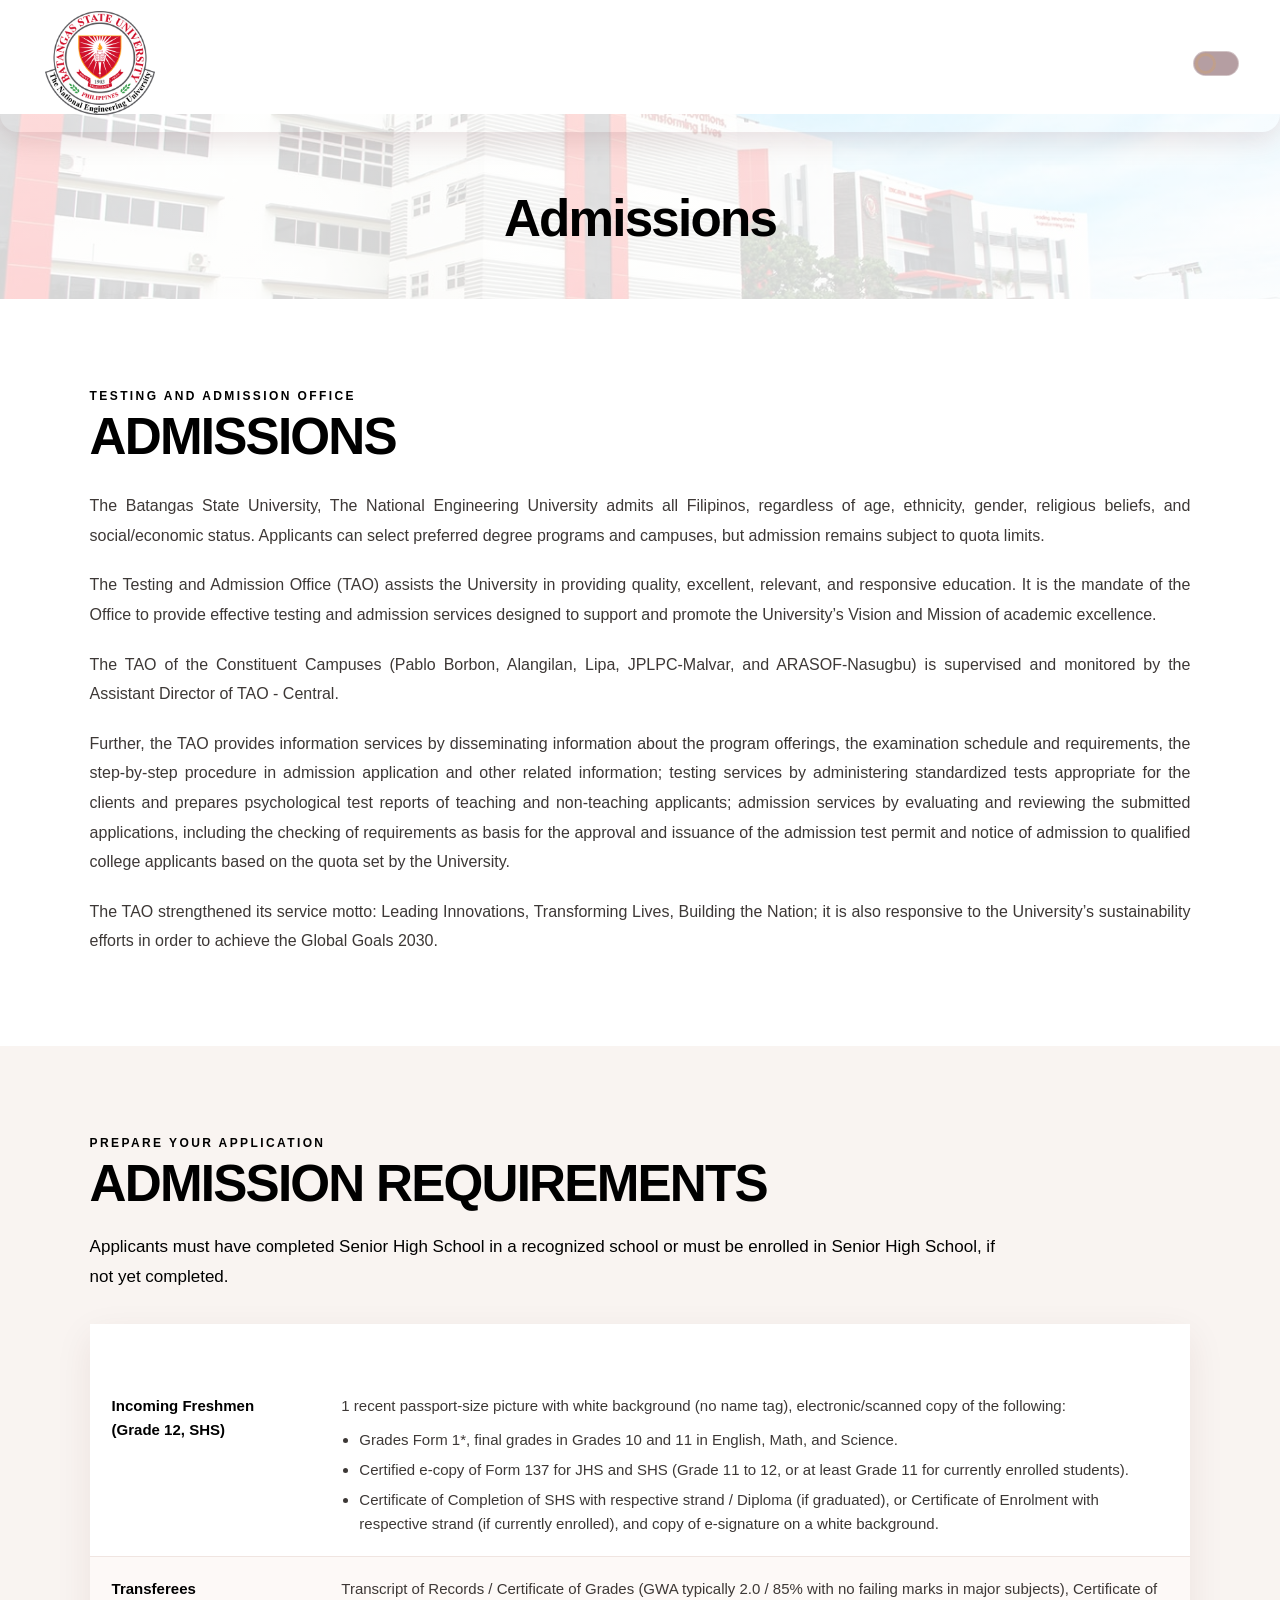
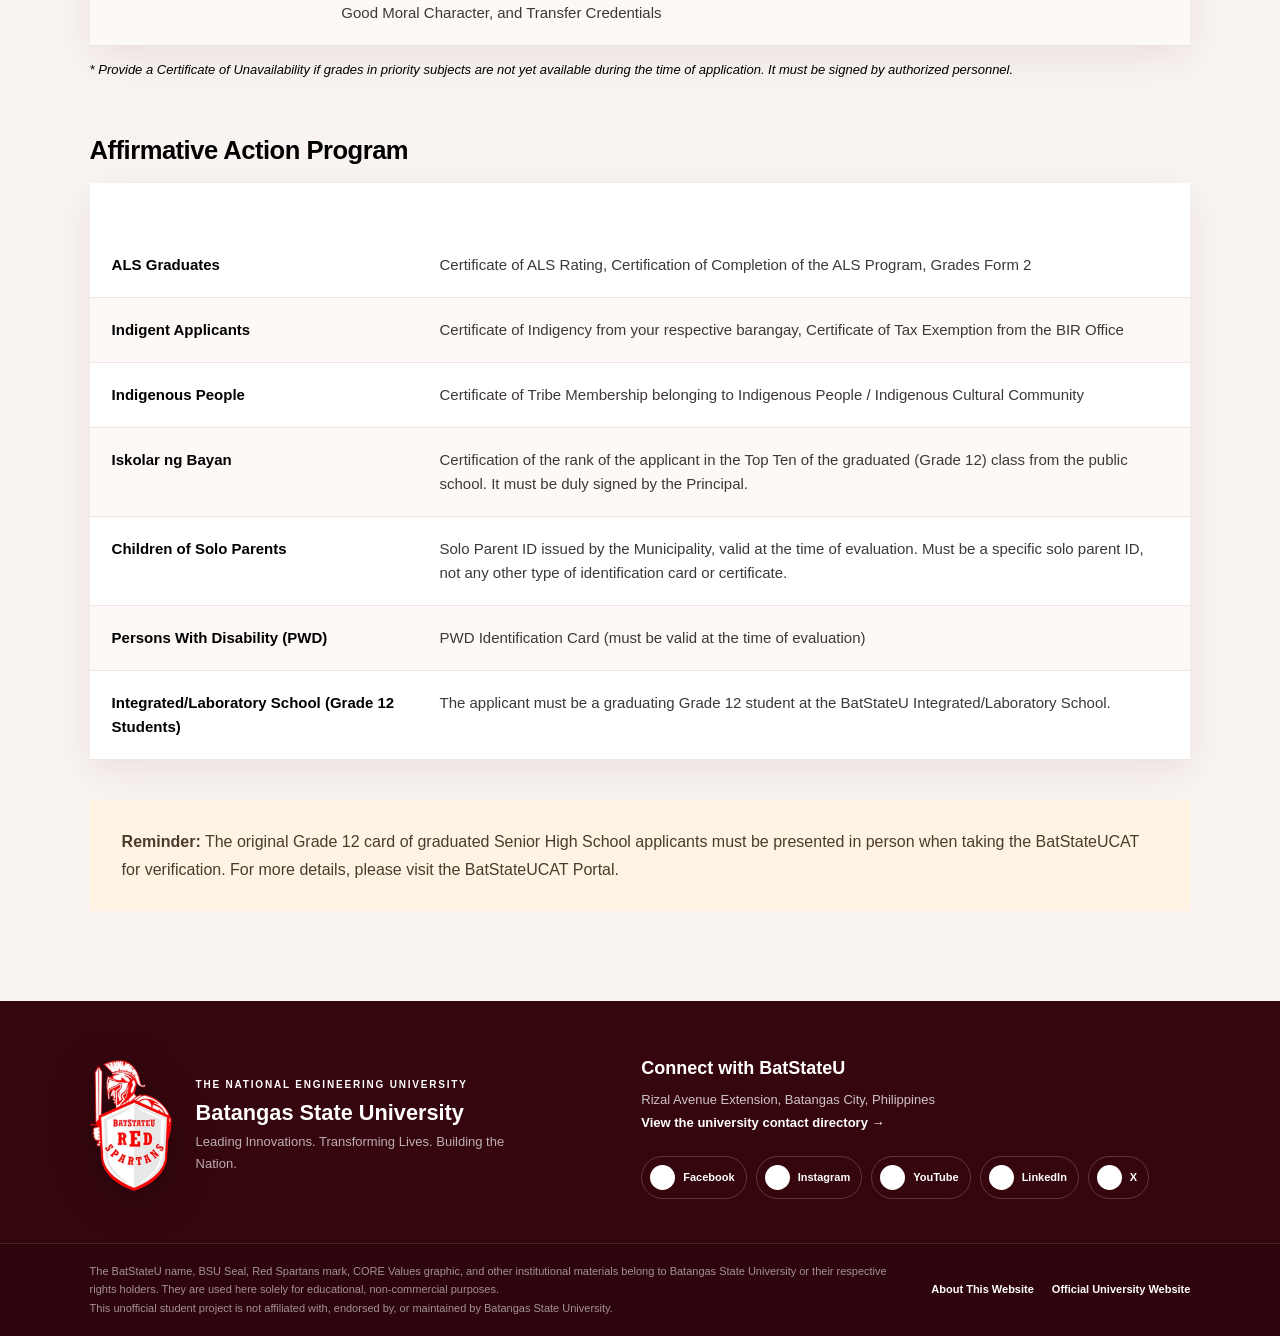
<file: admissions.html>
<!doctype html>
<html lang="en">
  <head>
    <meta charset="UTF-8" />
    <meta name="viewport" content="width=device-width, initial-scale=1.0" />
    <meta
      name="description"
      content="Batangas State University, The National Engineering University"
    />
    <title>Admissions | Batangas State University</title>

    <!-- All page styling is embedded below, as requested. -->
    <link rel="icon" href="assets/images/logo.png" />
    <link rel="stylesheet" href="assets/css/styles.css" />
  </head>
  <body>
    <!-- =====================================================
       SITE HEADER
       This same header is repeated on every page.
       ===================================================== -->
    <header class="site-header">
      <a class="brand" href="index.html" aria-label="Batangas State University home">
        <img src="assets/images/logo.png" alt="Batangas State University seal" />
        <p>Leading Innovations<br />Transforming Lives<br />Building the Nation</p>
      </a>

      <!-- CSS-only mobile menu control. The checkbox is visually hidden. -->
      <input class="nav-toggle sr-only" type="checkbox" id="nav-toggle" />
      <label class="menu-button" for="nav-toggle" aria-label="Open or close navigation">
        <span></span><span></span><span></span>
      </label>

      <nav class="main-nav" aria-label="Main navigation">
        <a class="nav-link" href="index.html">Home</a>

        <!-- About Us is a page link. The arrow opens its related-page menu. -->
        <div class="about-nav">
          <a class="nav-link" href="about.html">About Us</a>
          <details>
            <summary aria-label="Open About Us submenu"></summary>
            <div class="dropdown">
              <a href="student-life.html">Student Life</a>
              <a href="academics.html">Academics</a>
              <a href="faculty-staff.html">Faculty &amp; Staff</a>
            </div>
          </details>
        </div>

        <a class="nav-link active" href="admissions.html">Admissions</a>
        <a class="nav-link" href="news.html">News</a>
        <a class="nav-link" href="contact.html">Contact</a>
        <!-- CSS-only theme switch. It changes the current page without JavaScript. -->
        <label class="theme-switch" title="Switch between light and dark mode">
          <input class="theme-input" type="checkbox" aria-label="Toggle dark mode" />
          <span class="theme-text" aria-hidden="true"></span>
          <span class="theme-track" aria-hidden="true"></span>
        </label>
      </nav>
    </header>

    <main>
      <!-- PAGE INTRODUCTION: change the page title and summary here. -->
      <section class="page-hero">
        <div class="page-hero-copy">
          <p class="eyebrow">The National Engineering University</p>
          <h1>Admissions</h1>
          <p>
            Batangas State University admits all Filipinos, regardless of age, ethnicity, gender,
            religious beliefs, and social or economic status.
          </p>
        </div>
        <div class="page-mark" aria-hidden="true">BSU</div>
      </section>

      <!-- ADMISSIONS OVERVIEW: justified text, as in the Admissions mockup. -->
      <section class="content-band">
        <p class="eyebrow">Testing and Admission Office</p>
        <h2 class="section-title">Admissions</h2>
        <div class="prose">
          <p>
            The Batangas State University, The National Engineering University admits all Filipinos,
            regardless of age, ethnicity, gender, religious beliefs, and social/economic status.
            Applicants can select preferred degree programs and campuses, but admission remains
            subject to quota limits.
          </p>
          <p>
            The Testing and Admission Office (TAO) assists the University in providing quality,
            excellent, relevant, and responsive education. It is the mandate of the Office to
            provide effective testing and admission services designed to support and promote the
            University&rsquo;s Vision and Mission of academic excellence.
          </p>
          <p>
            The TAO of the Constituent Campuses (Pablo Borbon, Alangilan, Lipa, JPLPC-Malvar, and
            ARASOF-Nasugbu) is supervised and monitored by the Assistant Director of TAO - Central.
          </p>
          <p>
            Further, the TAO provides information services by disseminating information about the
            program offerings, the examination schedule and requirements, the step-by-step procedure
            in admission application and other related information; testing services by
            administering standardized tests appropriate for the clients and prepares psychological
            test reports of teaching and non-teaching applicants; admission services by evaluating
            and reviewing the submitted applications, including the checking of requirements as
            basis for the approval and issuance of the admission test permit and notice of admission
            to qualified college applicants based on the quota set by the University.
          </p>
          <p>
            The TAO strengthened its service motto: Leading Innovations, Transforming Lives,
            Building the Nation; it is also responsive to the University&rsquo;s sustainability
            efforts in order to achieve the Global Goals 2030.
          </p>
        </div>
      </section>

      <!-- ADMISSION REQUIREMENTS -->
      <section class="content-band tinted">
        <p class="eyebrow">Prepare Your Application</p>
        <h2 class="section-title">Admission Requirements</h2>
        <p class="section-lead">
          Applicants must have completed Senior High School in a recognized school or must be
          enrolled in Senior High School, if not yet completed.
        </p>
        <!-- Table: copy a <tr> row to add another entry. Keep data-label text matching the header. -->
        <div class="table-wrap">
          <table class="data-table">
            <thead>
              <tr>
                <th scope="col">Applicant Type</th>
                <th scope="col">Key Requirements</th>
              </tr>
            </thead>
            <tbody>
              <tr>
                <td data-label="Applicant Type">Incoming Freshmen (Grade 12, SHS)</td>
                <td data-label="Key Requirements">
                  1 recent passport-size picture with white background (no name tag),
                  electronic/scanned copy of the following:
                  <ul>
                    <li>
                      Grades Form 1*, final grades in Grades 10 and 11 in English, Math, and
                      Science.
                    </li>
                    <li>
                      Certified e-copy of Form 137 for JHS and SHS (Grade 11 to 12, or at least
                      Grade 11 for currently enrolled students).
                    </li>
                    <li>
                      Certificate of Completion of SHS with respective strand / Diploma (if
                      graduated), or Certificate of Enrolment with respective strand (if currently
                      enrolled), and copy of e-signature on a white background.
                    </li>
                  </ul>
                </td>
              </tr>
              <tr>
                <td data-label="Applicant Type">Transferees</td>
                <td data-label="Key Requirements">
                  Transcript of Records / Certificate of Grades (GWA typically 2.0 / 85% with no
                  failing marks in major subjects), Certificate of Good Moral Character, and
                  Transfer Credentials
                </td>
              </tr>
            </tbody>
          </table>
        </div>
        <p class="footnote">
          * Provide a Certificate of Unavailability if grades in priority subjects are not yet
          available during the time of application. It must be signed by authorized personnel.
        </p>

        <h3 class="table-heading">Affirmative Action Program</h3>
        <!-- Table: copy a <tr> row to add another entry. Keep data-label text matching the header. -->
        <div class="table-wrap">
          <table class="data-table">
            <thead>
              <tr>
                <th scope="col">Applicant Type</th>
                <th scope="col">Key Requirements</th>
              </tr>
            </thead>
            <tbody>
              <tr>
                <td data-label="Applicant Type">ALS Graduates</td>
                <td data-label="Key Requirements">
                  Certificate of ALS Rating, Certification of Completion of the ALS Program, Grades
                  Form 2
                </td>
              </tr>
              <tr>
                <td data-label="Applicant Type">Indigent Applicants</td>
                <td data-label="Key Requirements">
                  Certificate of Indigency from your respective barangay, Certificate of Tax
                  Exemption from the BIR Office
                </td>
              </tr>
              <tr>
                <td data-label="Applicant Type">Indigenous People</td>
                <td data-label="Key Requirements">
                  Certificate of Tribe Membership belonging to Indigenous People / Indigenous
                  Cultural Community
                </td>
              </tr>
              <tr>
                <td data-label="Applicant Type">Iskolar ng Bayan</td>
                <td data-label="Key Requirements">
                  Certification of the rank of the applicant in the Top Ten of the graduated (Grade
                  12) class from the public school. It must be duly signed by the Principal.
                </td>
              </tr>
              <tr>
                <td data-label="Applicant Type">Children of Solo Parents</td>
                <td data-label="Key Requirements">
                  Solo Parent ID issued by the Municipality, valid at the time of evaluation. Must
                  be a specific solo parent ID, not any other type of identification card or
                  certificate.
                </td>
              </tr>
              <tr>
                <td data-label="Applicant Type">Persons With Disability (PWD)</td>
                <td data-label="Key Requirements">
                  PWD Identification Card (must be valid at the time of evaluation)
                </td>
              </tr>
              <tr>
                <td data-label="Applicant Type">
                  Integrated/Laboratory School (Grade 12 Students)
                </td>
                <td data-label="Key Requirements">
                  The applicant must be a graduating Grade 12 student at the BatStateU
                  Integrated/Laboratory School.
                </td>
              </tr>
            </tbody>
          </table>
        </div>

        <!-- Important reminder for applicants. -->
        <div class="note-box">
          <p>
            <strong>Reminder:</strong> The original Grade 12 card of graduated Senior High School
            applicants must be presented in person when taking the BatStateUCAT for verification.
            For more details, please visit the BatStateUCAT Portal.
          </p>
        </div>
      </section>
    </main>

    <!-- =====================================================
       UNIVERSITY FOOTER
       Social links below point to university-wide official accounts.
       ===================================================== -->
    <footer class="site-footer">
      <div class="footer-main">
        <a class="footer-brand" href="index.html" aria-label="Batangas State University home">
          <img
            class="footer-mark"
            src="assets/images/red-spartans.png"
            alt="BatStateU Red Spartans mark"
          />
          <span class="footer-brand-copy">
            <span class="footer-kicker">The National Engineering University</span>
            <strong>Batangas State University</strong>
            <span>Leading Innovations. Transforming Lives. Building the Nation.</span>
          </span>
        </a>

        <div class="footer-connect">
          <h2>Connect with BatStateU</h2>
          <p>
            Rizal Avenue Extension, Batangas City, Philippines<br />
            <a href="contact.html">View the university contact directory &rarr;</a>
          </p>
          <!-- Official university-wide social media accounts. -->
          <nav class="social-links" aria-label="Official BatStateU social media">
            <a
              class="social-link"
              href="https://www.facebook.com/BatStateUTheNEU"
              target="_blank"
              rel="noopener noreferrer"
              aria-label="BatStateU on Facebook"
            >
              <span class="social-icon" aria-hidden="true">f</span><span>Facebook</span>
            </a>
            <a
              class="social-link"
              href="https://www.instagram.com/batstateutheneu/"
              target="_blank"
              rel="noopener noreferrer"
              aria-label="BatStateU on Instagram"
            >
              <span class="social-icon" aria-hidden="true">IG</span><span>Instagram</span>
            </a>
            <a
              class="social-link"
              href="https://www.youtube.com/@BatStateUTheNEU"
              target="_blank"
              rel="noopener noreferrer"
              aria-label="BatStateU on YouTube"
            >
              <span class="social-icon" aria-hidden="true">YT</span><span>YouTube</span>
            </a>
            <a
              class="social-link"
              href="https://www.linkedin.com/school/batangas-state-university/"
              target="_blank"
              rel="noopener noreferrer"
              aria-label="BatStateU on LinkedIn"
            >
              <span class="social-icon" aria-hidden="true">in</span><span>LinkedIn</span>
            </a>
            <a
              class="social-link"
              href="https://x.com/BatStateUTheNEU"
              target="_blank"
              rel="noopener noreferrer"
              aria-label="BatStateU on X"
            >
              <span class="social-icon" aria-hidden="true">X</span><span>X</span>
            </a>
          </nav>
        </div>
      </div>
      <div class="footer-bottom">
        <div class="footer-legal">
          <p>
            The BatStateU name, BSU Seal, Red Spartans mark, CORE Values graphic, and other
            institutional materials belong to Batangas State University or their respective rights
            holders. They are used here solely for educational, non-commercial purposes.
          </p>
          <p>
            This unofficial student project is not affiliated with, endorsed by, or maintained by
            Batangas State University.
          </p>
        </div>
        <nav class="footer-meta-links" aria-label="Website information">
          <a href="about-this-website.html">About This Website</a>
          <a href="https://batstateu.edu.ph/" target="_blank" rel="noopener noreferrer"
            >Official University Website</a
          >
        </nav>
      </div>
    </footer>
  </body>
</html>
</file>
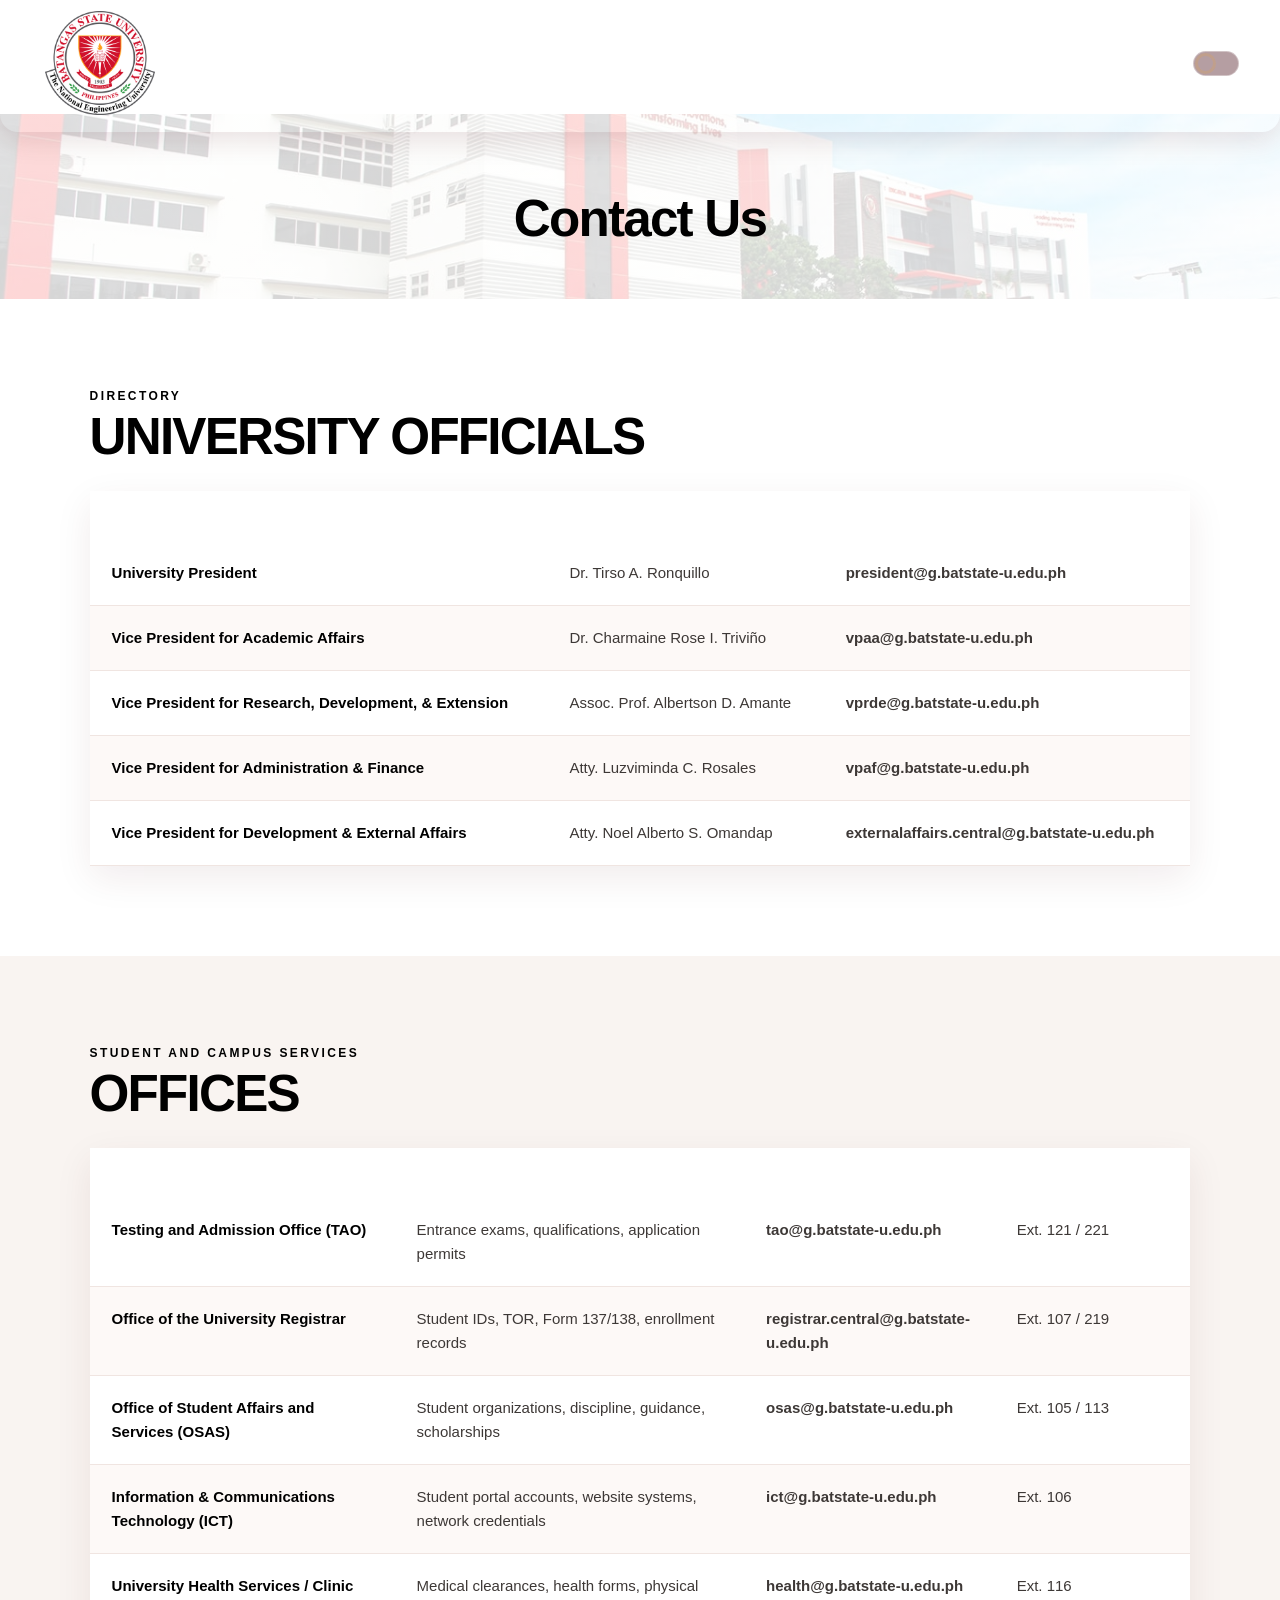
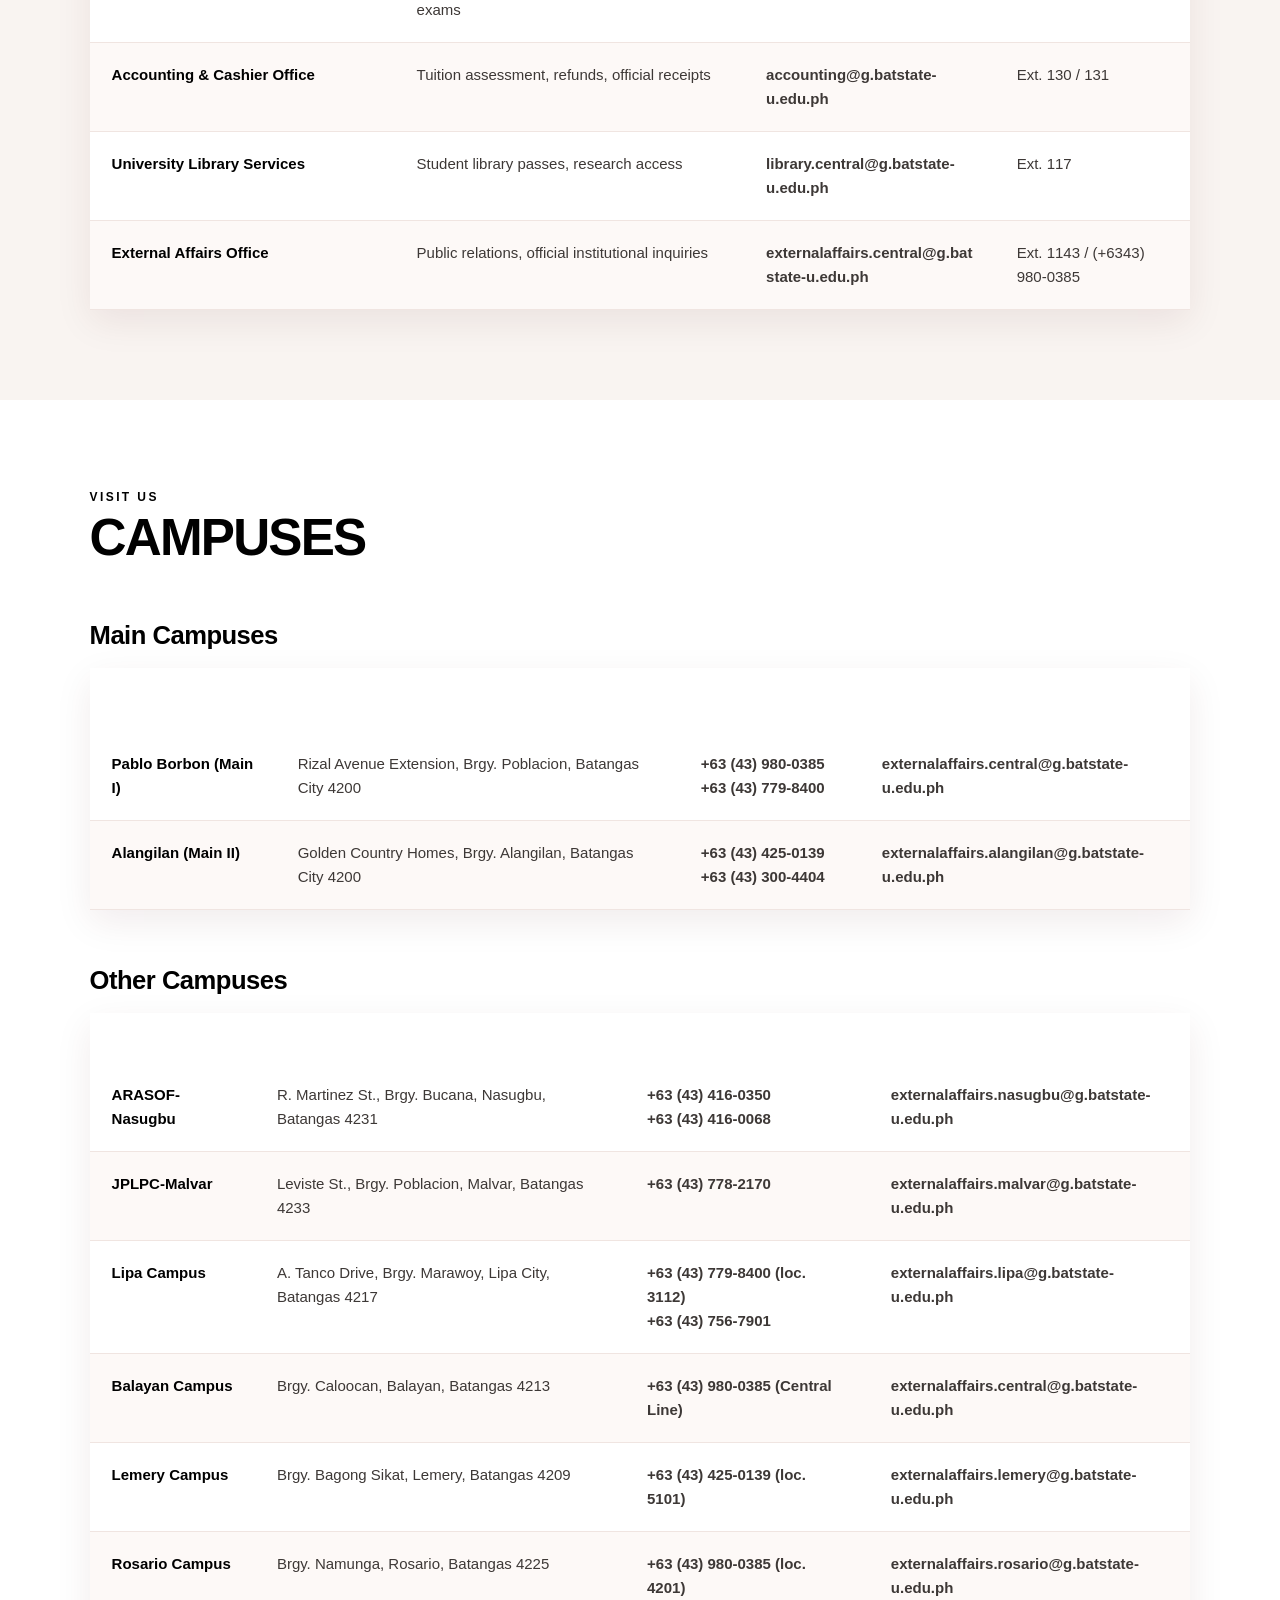
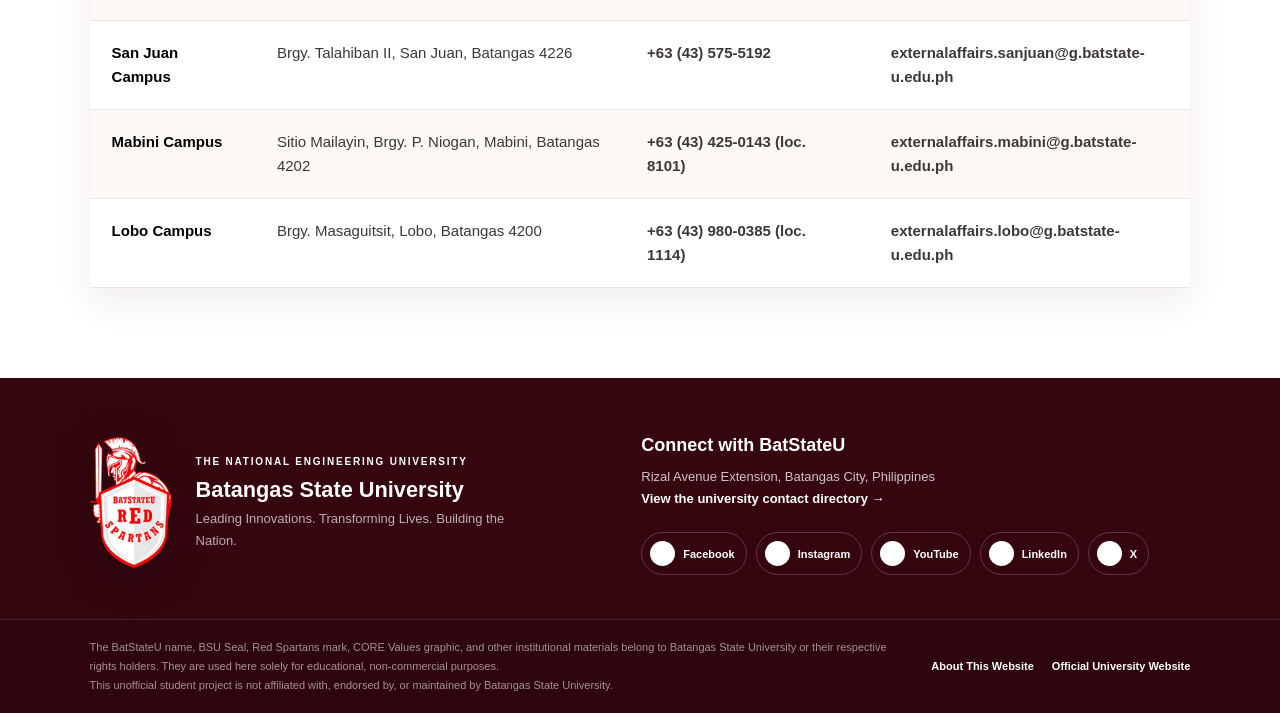
<file: contact.html>
<!doctype html>
<html lang="en">
  <head>
    <meta charset="UTF-8" />
    <meta name="viewport" content="width=device-width, initial-scale=1.0" />
    <meta
      name="description"
      content="Batangas State University, The National Engineering University"
    />
    <title>Contact | Batangas State University</title>

    <!-- All page styling is embedded below, as requested. -->
    <link rel="icon" href="assets/images/logo.png" />
    <link rel="stylesheet" href="assets/css/styles.css" />
  </head>
  <body>
    <!-- =====================================================
       SITE HEADER
       This same header is repeated on every page.
       ===================================================== -->
    <header class="site-header">
      <a class="brand" href="index.html" aria-label="Batangas State University home">
        <img src="assets/images/logo.png" alt="Batangas State University seal" />
        <p>Leading Innovations<br />Transforming Lives<br />Building the Nation</p>
      </a>

      <!-- CSS-only mobile menu control. The checkbox is visually hidden. -->
      <input class="nav-toggle sr-only" type="checkbox" id="nav-toggle" />
      <label class="menu-button" for="nav-toggle" aria-label="Open or close navigation">
        <span></span><span></span><span></span>
      </label>

      <nav class="main-nav" aria-label="Main navigation">
        <a class="nav-link" href="index.html">Home</a>

        <!-- About Us is a page link. The arrow opens its related-page menu. -->
        <div class="about-nav">
          <a class="nav-link" href="about.html">About Us</a>
          <details>
            <summary aria-label="Open About Us submenu"></summary>
            <div class="dropdown">
              <a href="student-life.html">Student Life</a>
              <a href="academics.html">Academics</a>
              <a href="faculty-staff.html">Faculty &amp; Staff</a>
            </div>
          </details>
        </div>

        <a class="nav-link" href="admissions.html">Admissions</a>
        <a class="nav-link" href="news.html">News</a>
        <a class="nav-link active" href="contact.html">Contact</a>
        <!-- CSS-only theme switch. It changes the current page without JavaScript. -->
        <label class="theme-switch" title="Switch between light and dark mode">
          <input class="theme-input" type="checkbox" aria-label="Toggle dark mode" />
          <span class="theme-text" aria-hidden="true"></span>
          <span class="theme-track" aria-hidden="true"></span>
        </label>
      </nav>
    </header>

    <main>
      <!-- PAGE INTRODUCTION: change the page title and summary here. -->
      <section class="page-hero">
        <div class="page-hero-copy">
          <p class="eyebrow">Connect with BatStateU</p>
          <h1>Contact Us</h1>
          <p>Find the right office, official, or campus for your inquiry.</p>
        </div>
        <div class="page-mark" aria-hidden="true">BSU</div>
      </section>

      <!-- UNIVERSITY OFFICIALS -->
      <section class="content-band">
        <p class="eyebrow">Directory</p>
        <h2 class="section-title">University Officials</h2>
        <!-- Table: copy a <tr> row to add another entry. Keep data-label text matching the header. -->
        <div class="table-wrap">
          <table class="data-table">
            <thead>
              <tr>
                <th scope="col">Position / Designation</th>
                <th scope="col">Name</th>
                <th scope="col">Office Email</th>
              </tr>
            </thead>
            <tbody>
              <tr>
                <td data-label="Position / Designation">University President</td>
                <td data-label="Name">Dr. Tirso A. Ronquillo</td>
                <td data-label="Office Email">
                  <a href="mailto:president@g.batstate-u.edu.ph">president@g.batstate-u.edu.ph</a>
                </td>
              </tr>
              <tr>
                <td data-label="Position / Designation">Vice President for Academic Affairs</td>
                <td data-label="Name">Dr. Charmaine Rose I. Trivi&ntilde;o</td>
                <td data-label="Office Email">
                  <a href="mailto:vpaa@g.batstate-u.edu.ph">vpaa@g.batstate-u.edu.ph</a>
                </td>
              </tr>
              <tr>
                <td data-label="Position / Designation">
                  Vice President for Research, Development, &amp; Extension
                </td>
                <td data-label="Name">Assoc. Prof. Albertson D. Amante</td>
                <td data-label="Office Email">
                  <a href="mailto:vprde@g.batstate-u.edu.ph">vprde@g.batstate-u.edu.ph</a>
                </td>
              </tr>
              <tr>
                <td data-label="Position / Designation">
                  Vice President for Administration &amp; Finance
                </td>
                <td data-label="Name">Atty. Luzviminda C. Rosales</td>
                <td data-label="Office Email">
                  <a href="mailto:vpaf@g.batstate-u.edu.ph">vpaf@g.batstate-u.edu.ph</a>
                </td>
              </tr>
              <tr>
                <td data-label="Position / Designation">
                  Vice President for Development &amp; External Affairs
                </td>
                <td data-label="Name">Atty. Noel Alberto S. Omandap</td>
                <td data-label="Office Email">
                  <a href="mailto:externalaffairs.central@g.batstate-u.edu.ph"
                    >externalaffairs.central@g.batstate-u.edu.ph</a
                  >
                </td>
              </tr>
            </tbody>
          </table>
        </div>
      </section>

      <!-- OFFICES -->
      <section class="content-band tinted">
        <p class="eyebrow">Student and Campus Services</p>
        <h2 class="section-title">Offices</h2>
        <!-- Table: copy a <tr> row to add another entry. Keep data-label text matching the header. -->
        <div class="table-wrap">
          <table class="data-table">
            <thead>
              <tr>
                <th scope="col">Department / Office</th>
                <th scope="col">Main Responsibilities</th>
                <th scope="col">Email</th>
                <th scope="col">Local Extension</th>
              </tr>
            </thead>
            <tbody>
              <tr>
                <td data-label="Department / Office">Testing and Admission Office (TAO)</td>
                <td data-label="Main Responsibilities">
                  Entrance exams, qualifications, application permits
                </td>
                <td data-label="Email">
                  <a href="mailto:tao@g.batstate-u.edu.ph">tao@g.batstate-u.edu.ph</a>
                </td>
                <td data-label="Local Extension">Ext. 121 / 221</td>
              </tr>
              <tr>
                <td data-label="Department / Office">Office of the University Registrar</td>
                <td data-label="Main Responsibilities">
                  Student IDs, TOR, Form 137/138, enrollment records
                </td>
                <td data-label="Email">
                  <a href="mailto:registrar.central@g.batstate-u.edu.ph"
                    >registrar.central@g.batstate-u.edu.ph</a
                  >
                </td>
                <td data-label="Local Extension">Ext. 107 / 219</td>
              </tr>
              <tr>
                <td data-label="Department / Office">
                  Office of Student Affairs and Services (OSAS)
                </td>
                <td data-label="Main Responsibilities">
                  Student organizations, discipline, guidance, scholarships
                </td>
                <td data-label="Email">
                  <a href="mailto:osas@g.batstate-u.edu.ph">osas@g.batstate-u.edu.ph</a>
                </td>
                <td data-label="Local Extension">Ext. 105 / 113</td>
              </tr>
              <tr>
                <td data-label="Department / Office">
                  Information &amp; Communications Technology (ICT)
                </td>
                <td data-label="Main Responsibilities">
                  Student portal accounts, website systems, network credentials
                </td>
                <td data-label="Email">
                  <a href="mailto:ict@g.batstate-u.edu.ph">ict@g.batstate-u.edu.ph</a>
                </td>
                <td data-label="Local Extension">Ext. 106</td>
              </tr>
              <tr>
                <td data-label="Department / Office">University Health Services / Clinic</td>
                <td data-label="Main Responsibilities">
                  Medical clearances, health forms, physical exams
                </td>
                <td data-label="Email">
                  <a href="mailto:health@g.batstate-u.edu.ph">health@g.batstate-u.edu.ph</a>
                </td>
                <td data-label="Local Extension">Ext. 116</td>
              </tr>
              <tr>
                <td data-label="Department / Office">Accounting &amp; Cashier Office</td>
                <td data-label="Main Responsibilities">
                  Tuition assessment, refunds, official receipts
                </td>
                <td data-label="Email">
                  <a href="mailto:accounting@g.batstate-u.edu.ph">accounting@g.batstate-u.edu.ph</a>
                </td>
                <td data-label="Local Extension">Ext. 130 / 131</td>
              </tr>
              <tr>
                <td data-label="Department / Office">University Library Services</td>
                <td data-label="Main Responsibilities">Student library passes, research access</td>
                <td data-label="Email">
                  <a href="mailto:library.central@g.batstate-u.edu.ph"
                    >library.central@g.batstate-u.edu.ph</a
                  >
                </td>
                <td data-label="Local Extension">Ext. 117</td>
              </tr>
              <tr>
                <td data-label="Department / Office">External Affairs Office</td>
                <td data-label="Main Responsibilities">
                  Public relations, official institutional inquiries
                </td>
                <td data-label="Email">
                  <a href="mailto:externalaffairs.central@g.batstate-u.edu.ph"
                    >externalaffairs.central@g.batstate-u.edu.ph</a
                  >
                </td>
                <td data-label="Local Extension">Ext. 1143 / (+6343) 980-0385</td>
              </tr>
            </tbody>
          </table>
        </div>
      </section>

      <!-- CAMPUS DIRECTORY -->
      <section class="content-band">
        <p class="eyebrow">Visit Us</p>
        <h2 class="section-title">Campuses</h2>
        <h3 class="table-heading">Main Campuses</h3>
        <!-- Table: copy a <tr> row to add another entry. Keep data-label text matching the header. -->
        <div class="table-wrap">
          <table class="data-table">
            <thead>
              <tr>
                <th scope="col">Campus</th>
                <th scope="col">Physical Address</th>
                <th scope="col">Phone / Trunkline</th>
                <th scope="col">Official Email</th>
              </tr>
            </thead>
            <tbody>
              <tr>
                <td data-label="Campus">Pablo Borbon (Main I)</td>
                <td data-label="Physical Address">
                  Rizal Avenue Extension, Brgy. Poblacion, Batangas City 4200
                </td>
                <td data-label="Phone / Trunkline">
                  <a href="tel:+63439800385">+63 (43) 980-0385</a><br /><a href="tel:+63437798400"
                    >+63 (43) 779-8400</a
                  >
                </td>
                <td data-label="Official Email">
                  <a href="mailto:externalaffairs.central@g.batstate-u.edu.ph"
                    >externalaffairs.central@g.batstate-u.edu.ph</a
                  >
                </td>
              </tr>
              <tr>
                <td data-label="Campus">Alangilan (Main II)</td>
                <td data-label="Physical Address">
                  Golden Country Homes, Brgy. Alangilan, Batangas City 4200
                </td>
                <td data-label="Phone / Trunkline">
                  <a href="tel:+63434250139">+63 (43) 425-0139</a><br /><a href="tel:+63433004404"
                    >+63 (43) 300-4404</a
                  >
                </td>
                <td data-label="Official Email">
                  <a href="mailto:externalaffairs.alangilan@g.batstate-u.edu.ph"
                    >externalaffairs.alangilan@g.batstate-u.edu.ph</a
                  >
                </td>
              </tr>
            </tbody>
          </table>
        </div>

        <h3 class="table-heading">Other Campuses</h3>
        <!-- Table: copy a <tr> row to add another entry. Keep data-label text matching the header. -->
        <div class="table-wrap">
          <table class="data-table">
            <thead>
              <tr>
                <th scope="col">Campus</th>
                <th scope="col">Physical Address</th>
                <th scope="col">Phone / Trunkline</th>
                <th scope="col">Official Email</th>
              </tr>
            </thead>
            <tbody>
              <tr>
                <td data-label="Campus">ARASOF-Nasugbu</td>
                <td data-label="Physical Address">
                  R. Martinez St., Brgy. Bucana, Nasugbu, Batangas 4231
                </td>
                <td data-label="Phone / Trunkline">
                  <a href="tel:+63434160350">+63 (43) 416-0350</a><br /><a href="tel:+63434160068"
                    >+63 (43) 416-0068</a
                  >
                </td>
                <td data-label="Official Email">
                  <a href="mailto:externalaffairs.nasugbu@g.batstate-u.edu.ph"
                    >externalaffairs.nasugbu@g.batstate-u.edu.ph</a
                  >
                </td>
              </tr>
              <tr>
                <td data-label="Campus">JPLPC-Malvar</td>
                <td data-label="Physical Address">
                  Leviste St., Brgy. Poblacion, Malvar, Batangas 4233
                </td>
                <td data-label="Phone / Trunkline">
                  <a href="tel:+63437782170">+63 (43) 778-2170</a>
                </td>
                <td data-label="Official Email">
                  <a href="mailto:externalaffairs.malvar@g.batstate-u.edu.ph"
                    >externalaffairs.malvar@g.batstate-u.edu.ph</a
                  >
                </td>
              </tr>
              <tr>
                <td data-label="Campus">Lipa Campus</td>
                <td data-label="Physical Address">
                  A. Tanco Drive, Brgy. Marawoy, Lipa City, Batangas 4217
                </td>
                <td data-label="Phone / Trunkline">
                  <a href="tel:+63437798400">+63 (43) 779-8400 (loc. 3112)</a><br /><a
                    href="tel:+63437567901"
                    >+63 (43) 756-7901</a
                  >
                </td>
                <td data-label="Official Email">
                  <a href="mailto:externalaffairs.lipa@g.batstate-u.edu.ph"
                    >externalaffairs.lipa@g.batstate-u.edu.ph</a
                  >
                </td>
              </tr>
              <tr>
                <td data-label="Campus">Balayan Campus</td>
                <td data-label="Physical Address">Brgy. Caloocan, Balayan, Batangas 4213</td>
                <td data-label="Phone / Trunkline">
                  <a href="tel:+63439800385">+63 (43) 980-0385 (Central Line)</a>
                </td>
                <td data-label="Official Email">
                  <a href="mailto:externalaffairs.central@g.batstate-u.edu.ph"
                    >externalaffairs.central@g.batstate-u.edu.ph</a
                  >
                </td>
              </tr>
              <tr>
                <td data-label="Campus">Lemery Campus</td>
                <td data-label="Physical Address">Brgy. Bagong Sikat, Lemery, Batangas 4209</td>
                <td data-label="Phone / Trunkline">
                  <a href="tel:+63434250139">+63 (43) 425-0139 (loc. 5101)</a>
                </td>
                <td data-label="Official Email">
                  <a href="mailto:externalaffairs.lemery@g.batstate-u.edu.ph"
                    >externalaffairs.lemery@g.batstate-u.edu.ph</a
                  >
                </td>
              </tr>
              <tr>
                <td data-label="Campus">Rosario Campus</td>
                <td data-label="Physical Address">Brgy. Namunga, Rosario, Batangas 4225</td>
                <td data-label="Phone / Trunkline">
                  <a href="tel:+63439800385">+63 (43) 980-0385 (loc. 4201)</a>
                </td>
                <td data-label="Official Email">
                  <a href="mailto:externalaffairs.rosario@g.batstate-u.edu.ph"
                    >externalaffairs.rosario@g.batstate-u.edu.ph</a
                  >
                </td>
              </tr>
              <tr>
                <td data-label="Campus">San Juan Campus</td>
                <td data-label="Physical Address">Brgy. Talahiban II, San Juan, Batangas 4226</td>
                <td data-label="Phone / Trunkline">
                  <a href="tel:+63435755192">+63 (43) 575-5192</a>
                </td>
                <td data-label="Official Email">
                  <a href="mailto:externalaffairs.sanjuan@g.batstate-u.edu.ph"
                    >externalaffairs.sanjuan@g.batstate-u.edu.ph</a
                  >
                </td>
              </tr>
              <tr>
                <td data-label="Campus">Mabini Campus</td>
                <td data-label="Physical Address">
                  Sitio Mailayin, Brgy. P. Niogan, Mabini, Batangas 4202
                </td>
                <td data-label="Phone / Trunkline">
                  <a href="tel:+63434250143">+63 (43) 425-0143 (loc. 8101)</a>
                </td>
                <td data-label="Official Email">
                  <a href="mailto:externalaffairs.mabini@g.batstate-u.edu.ph"
                    >externalaffairs.mabini@g.batstate-u.edu.ph</a
                  >
                </td>
              </tr>
              <tr>
                <td data-label="Campus">Lobo Campus</td>
                <td data-label="Physical Address">Brgy. Masaguitsit, Lobo, Batangas 4200</td>
                <td data-label="Phone / Trunkline">
                  <a href="tel:+63439800385">+63 (43) 980-0385 (loc. 1114)</a>
                </td>
                <td data-label="Official Email">
                  <a href="mailto:externalaffairs.lobo@g.batstate-u.edu.ph"
                    >externalaffairs.lobo@g.batstate-u.edu.ph</a
                  >
                </td>
              </tr>
            </tbody>
          </table>
        </div>
      </section>
    </main>

    <!-- =====================================================
       UNIVERSITY FOOTER
       Social links below point to university-wide official accounts.
       ===================================================== -->
    <footer class="site-footer">
      <div class="footer-main">
        <a class="footer-brand" href="index.html" aria-label="Batangas State University home">
          <img
            class="footer-mark"
            src="assets/images/red-spartans.png"
            alt="BatStateU Red Spartans mark"
          />
          <span class="footer-brand-copy">
            <span class="footer-kicker">The National Engineering University</span>
            <strong>Batangas State University</strong>
            <span>Leading Innovations. Transforming Lives. Building the Nation.</span>
          </span>
        </a>

        <div class="footer-connect">
          <h2>Connect with BatStateU</h2>
          <p>
            Rizal Avenue Extension, Batangas City, Philippines<br />
            <a href="contact.html">View the university contact directory &rarr;</a>
          </p>
          <!-- Official university-wide social media accounts. -->
          <nav class="social-links" aria-label="Official BatStateU social media">
            <a
              class="social-link"
              href="https://www.facebook.com/BatStateUTheNEU"
              target="_blank"
              rel="noopener noreferrer"
              aria-label="BatStateU on Facebook"
            >
              <span class="social-icon" aria-hidden="true">f</span><span>Facebook</span>
            </a>
            <a
              class="social-link"
              href="https://www.instagram.com/batstateutheneu/"
              target="_blank"
              rel="noopener noreferrer"
              aria-label="BatStateU on Instagram"
            >
              <span class="social-icon" aria-hidden="true">IG</span><span>Instagram</span>
            </a>
            <a
              class="social-link"
              href="https://www.youtube.com/@BatStateUTheNEU"
              target="_blank"
              rel="noopener noreferrer"
              aria-label="BatStateU on YouTube"
            >
              <span class="social-icon" aria-hidden="true">YT</span><span>YouTube</span>
            </a>
            <a
              class="social-link"
              href="https://www.linkedin.com/school/batangas-state-university/"
              target="_blank"
              rel="noopener noreferrer"
              aria-label="BatStateU on LinkedIn"
            >
              <span class="social-icon" aria-hidden="true">in</span><span>LinkedIn</span>
            </a>
            <a
              class="social-link"
              href="https://x.com/BatStateUTheNEU"
              target="_blank"
              rel="noopener noreferrer"
              aria-label="BatStateU on X"
            >
              <span class="social-icon" aria-hidden="true">X</span><span>X</span>
            </a>
          </nav>
        </div>
      </div>
      <div class="footer-bottom">
        <div class="footer-legal">
          <p>
            The BatStateU name, BSU Seal, Red Spartans mark, CORE Values graphic, and other
            institutional materials belong to Batangas State University or their respective rights
            holders. They are used here solely for educational, non-commercial purposes.
          </p>
          <p>
            This unofficial student project is not affiliated with, endorsed by, or maintained by
            Batangas State University.
          </p>
        </div>
        <nav class="footer-meta-links" aria-label="Website information">
          <a href="about-this-website.html">About This Website</a>
          <a href="https://batstateu.edu.ph/" target="_blank" rel="noopener noreferrer"
            >Official University Website</a
          >
        </nav>
      </div>
    </footer>
  </body>
</html>
</file>
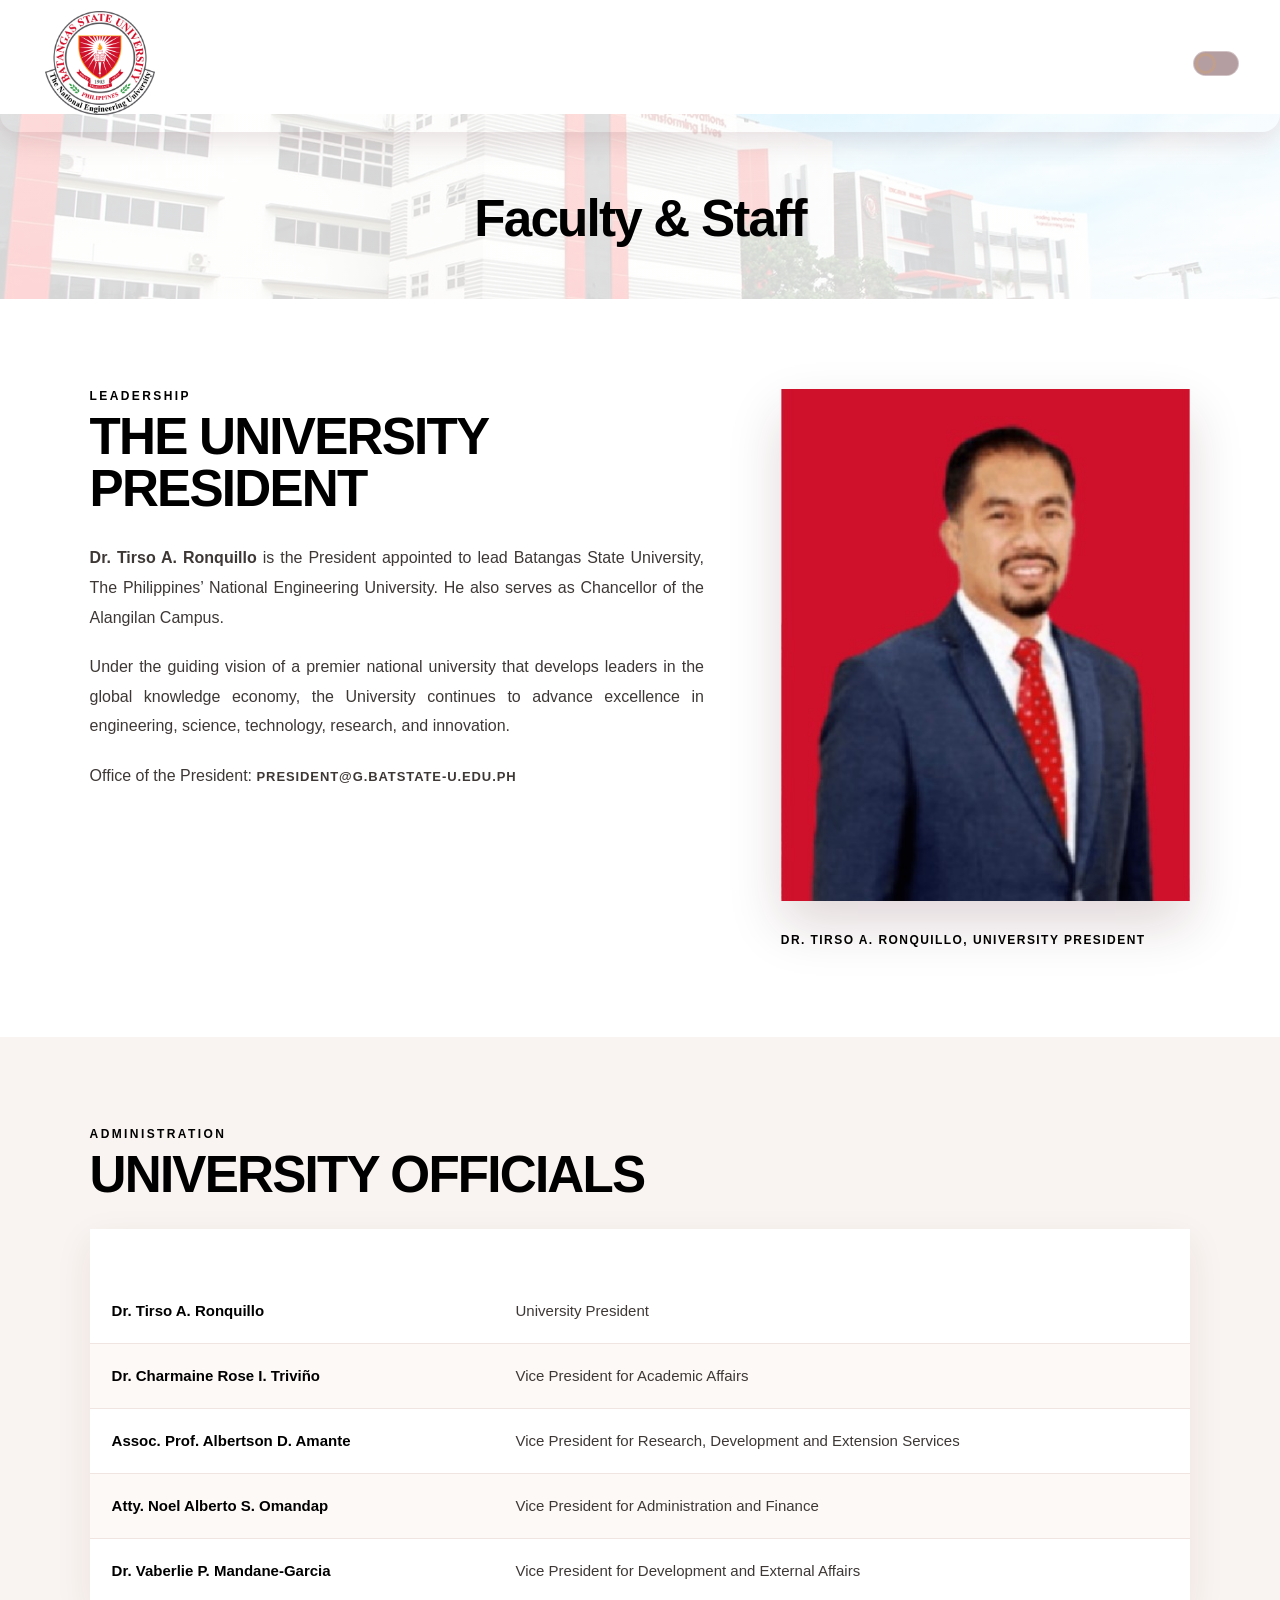
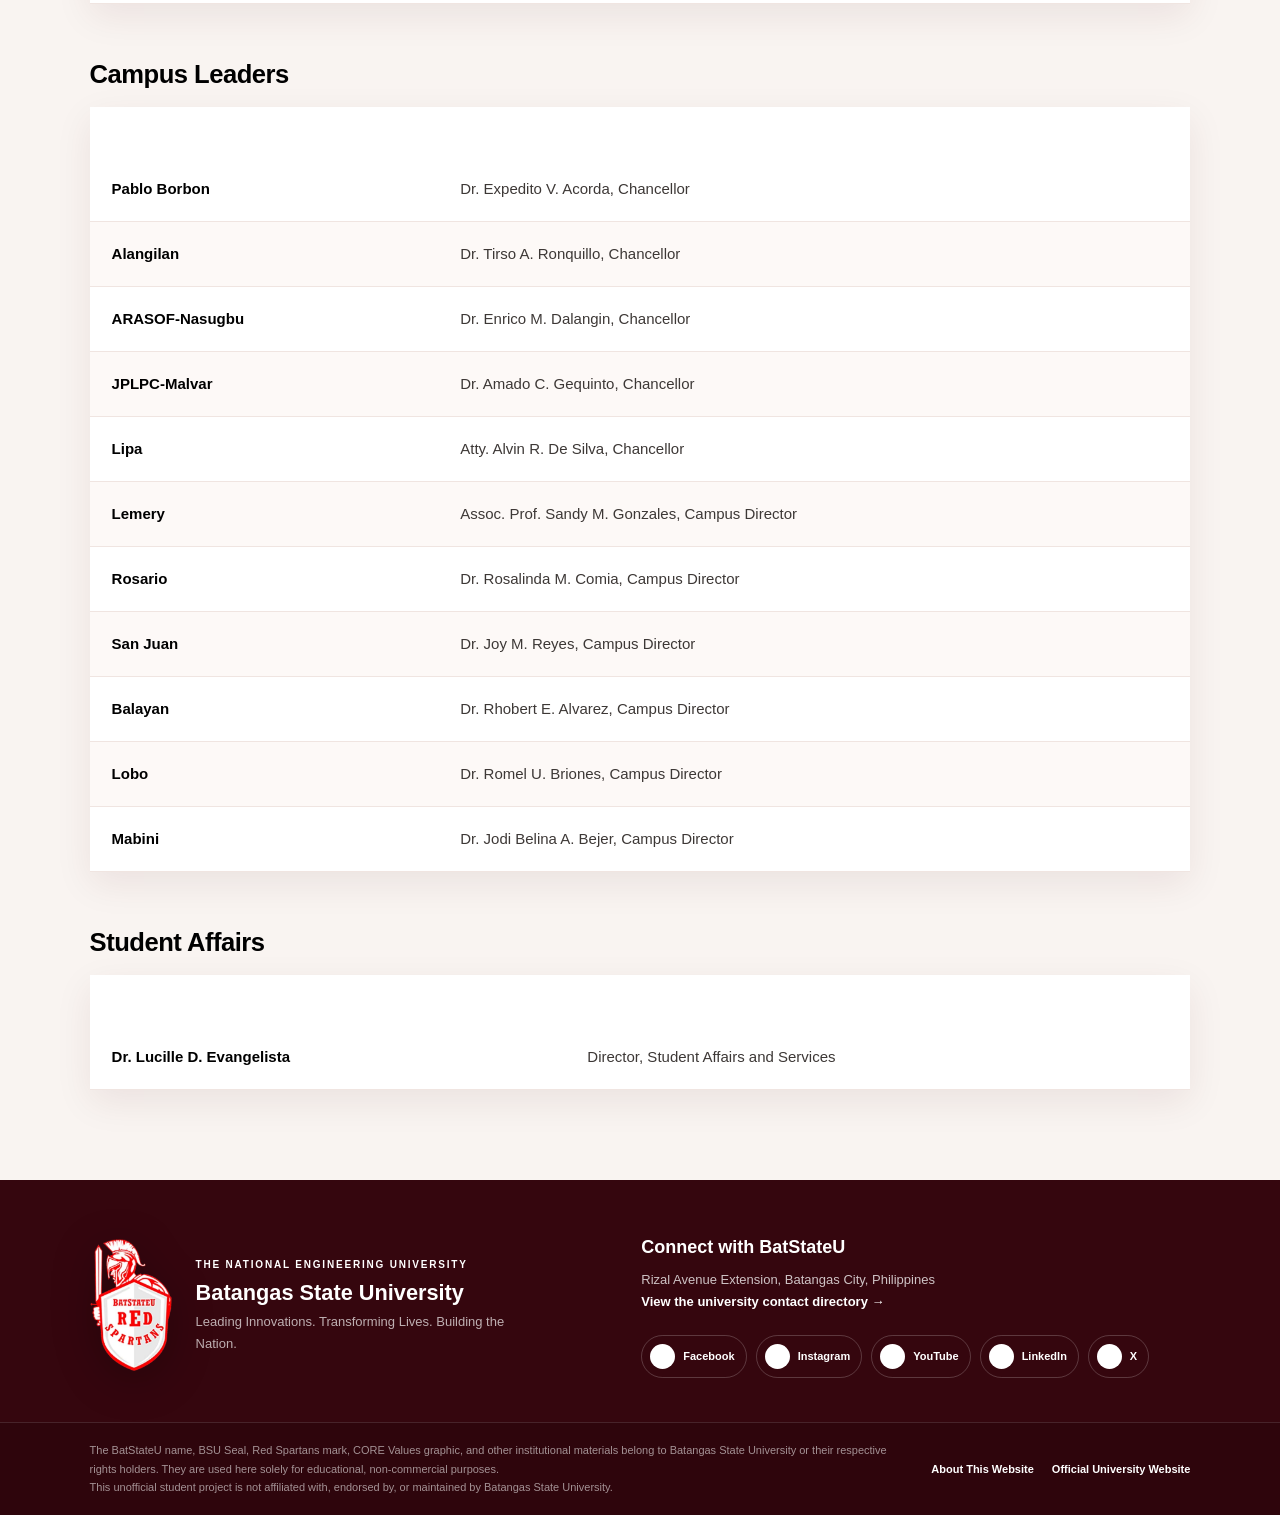
<file: faculty-staff.html>
<!doctype html>
<html lang="en">
  <head>
    <meta charset="UTF-8" />
    <meta name="viewport" content="width=device-width, initial-scale=1.0" />
    <meta
      name="description"
      content="Batangas State University, The National Engineering University"
    />
    <title>Faculty &amp; Staff | Batangas State University</title>

    <!-- All page styling is embedded below, as requested. -->
    <link rel="icon" href="assets/images/logo.png" />
    <link rel="stylesheet" href="assets/css/styles.css" />
  </head>
  <body>
    <!-- =====================================================
       SITE HEADER
       This same header is repeated on every page.
       ===================================================== -->
    <header class="site-header">
      <a class="brand" href="index.html" aria-label="Batangas State University home">
        <img src="assets/images/logo.png" alt="Batangas State University seal" />
        <p>Leading Innovations<br />Transforming Lives<br />Building the Nation</p>
      </a>

      <!-- CSS-only mobile menu control. The checkbox is visually hidden. -->
      <input class="nav-toggle sr-only" type="checkbox" id="nav-toggle" />
      <label class="menu-button" for="nav-toggle" aria-label="Open or close navigation">
        <span></span><span></span><span></span>
      </label>

      <nav class="main-nav" aria-label="Main navigation">
        <a class="nav-link" href="index.html">Home</a>

        <!-- About Us is a page link. The arrow opens its related-page menu. -->
        <div class="about-nav">
          <a class="nav-link active" href="about.html">About Us</a>
          <details>
            <summary aria-label="Open About Us submenu"></summary>
            <div class="dropdown">
              <a href="student-life.html">Student Life</a>
              <a href="academics.html">Academics</a>
              <a href="faculty-staff.html">Faculty &amp; Staff</a>
            </div>
          </details>
        </div>

        <a class="nav-link" href="admissions.html">Admissions</a>
        <a class="nav-link" href="news.html">News</a>
        <a class="nav-link" href="contact.html">Contact</a>
        <!-- CSS-only theme switch. It changes the current page without JavaScript. -->
        <label class="theme-switch" title="Switch between light and dark mode">
          <input class="theme-input" type="checkbox" aria-label="Toggle dark mode" />
          <span class="theme-text" aria-hidden="true"></span>
          <span class="theme-track" aria-hidden="true"></span>
        </label>
      </nav>
    </header>

    <main>
      <!-- PAGE INTRODUCTION: change the page title and summary here. -->
      <section class="page-hero">
        <div class="page-hero-copy">
          <p class="eyebrow">Our University Community</p>
          <h1>Faculty &amp; Staff</h1>
          <p>Meet the leaders guiding Batangas State University and its campuses.</p>
        </div>
        <div class="page-mark" aria-hidden="true">BSU</div>
      </section>

      <!-- UNIVERSITY PRESIDENT: text on the left, portrait on the right. -->
      <section class="content-band">
        <div class="split top">
          <div>
            <p class="eyebrow">Leadership</p>
            <h2 class="section-title">The University President</h2>
            <div class="prose">
              <p>
                <strong>Dr. Tirso A. Ronquillo</strong> is the President appointed to lead Batangas
                State University, The Philippines&rsquo; National Engineering University. He also
                serves as Chancellor of the Alangilan Campus.
              </p>
              <p>
                Under the guiding vision of a premier national university that develops leaders in
                the global knowledge economy, the University continues to advance excellence in
                engineering, science, technology, research, and innovation.
              </p>
              <p>
                Office of the President:
                <a class="text-link" href="mailto:president@g.batstate-u.edu.ph"
                  >president@g.batstate-u.edu.ph</a
                >
              </p>
            </div>
          </div>
          <figure class="photo-frame portrait">
            <div class="frame">
              <img src="assets/images/president.jpg" alt="Portrait of Dr. Tirso A. Ronquillo" />
            </div>
            <figcaption>Dr. Tirso A. Ronquillo, University President</figcaption>
          </figure>
        </div>
      </section>

      <!-- OFFICIALS AND CAMPUS LEADERS -->
      <section class="content-band tinted">
        <p class="eyebrow">Administration</p>
        <h2 class="section-title">University Officials</h2>
        <!-- Table: copy a <tr> row to add another entry. Keep data-label text matching the header. -->
        <div class="table-wrap">
          <table class="data-table">
            <thead>
              <tr>
                <th scope="col">Name</th>
                <th scope="col">Position</th>
              </tr>
            </thead>
            <tbody>
              <tr>
                <td data-label="Name">Dr. Tirso A. Ronquillo</td>
                <td data-label="Position">University President</td>
              </tr>
              <tr>
                <td data-label="Name">Dr. Charmaine Rose I. Trivi&ntilde;o</td>
                <td data-label="Position">Vice President for Academic Affairs</td>
              </tr>
              <tr>
                <td data-label="Name">Assoc. Prof. Albertson D. Amante</td>
                <td data-label="Position">
                  Vice President for Research, Development and Extension Services
                </td>
              </tr>
              <tr>
                <td data-label="Name">Atty. Noel Alberto S. Omandap</td>
                <td data-label="Position">Vice President for Administration and Finance</td>
              </tr>
              <tr>
                <td data-label="Name">Dr. Vaberlie P. Mandane-Garcia</td>
                <td data-label="Position">Vice President for Development and External Affairs</td>
              </tr>
            </tbody>
          </table>
        </div>

        <h3 class="table-heading">Campus Leaders</h3>
        <!-- Table: copy a <tr> row to add another entry. Keep data-label text matching the header. -->
        <div class="table-wrap">
          <table class="data-table">
            <thead>
              <tr>
                <th scope="col">Campus</th>
                <th scope="col">Official</th>
              </tr>
            </thead>
            <tbody>
              <tr>
                <td data-label="Campus">Pablo Borbon</td>
                <td data-label="Official">Dr. Expedito V. Acorda, Chancellor</td>
              </tr>
              <tr>
                <td data-label="Campus">Alangilan</td>
                <td data-label="Official">Dr. Tirso A. Ronquillo, Chancellor</td>
              </tr>
              <tr>
                <td data-label="Campus">ARASOF-Nasugbu</td>
                <td data-label="Official">Dr. Enrico M. Dalangin, Chancellor</td>
              </tr>
              <tr>
                <td data-label="Campus">JPLPC-Malvar</td>
                <td data-label="Official">Dr. Amado C. Gequinto, Chancellor</td>
              </tr>
              <tr>
                <td data-label="Campus">Lipa</td>
                <td data-label="Official">Atty. Alvin R. De Silva, Chancellor</td>
              </tr>
              <tr>
                <td data-label="Campus">Lemery</td>
                <td data-label="Official">Assoc. Prof. Sandy M. Gonzales, Campus Director</td>
              </tr>
              <tr>
                <td data-label="Campus">Rosario</td>
                <td data-label="Official">Dr. Rosalinda M. Comia, Campus Director</td>
              </tr>
              <tr>
                <td data-label="Campus">San Juan</td>
                <td data-label="Official">Dr. Joy M. Reyes, Campus Director</td>
              </tr>
              <tr>
                <td data-label="Campus">Balayan</td>
                <td data-label="Official">Dr. Rhobert E. Alvarez, Campus Director</td>
              </tr>
              <tr>
                <td data-label="Campus">Lobo</td>
                <td data-label="Official">Dr. Romel U. Briones, Campus Director</td>
              </tr>
              <tr>
                <td data-label="Campus">Mabini</td>
                <td data-label="Official">Dr. Jodi Belina A. Bejer, Campus Director</td>
              </tr>
            </tbody>
          </table>
        </div>

        <h3 class="table-heading">Student Affairs</h3>
        <!-- Table: copy a <tr> row to add another entry. Keep data-label text matching the header. -->
        <div class="table-wrap">
          <table class="data-table">
            <thead>
              <tr>
                <th scope="col">Name</th>
                <th scope="col">Position</th>
              </tr>
            </thead>
            <tbody>
              <tr>
                <td data-label="Name">Dr. Lucille D. Evangelista</td>
                <td data-label="Position">Director, Student Affairs and Services</td>
              </tr>
            </tbody>
          </table>
        </div>
      </section>
    </main>

    <!-- =====================================================
       UNIVERSITY FOOTER
       Social links below point to university-wide official accounts.
       ===================================================== -->
    <footer class="site-footer">
      <div class="footer-main">
        <a class="footer-brand" href="index.html" aria-label="Batangas State University home">
          <img
            class="footer-mark"
            src="assets/images/red-spartans.png"
            alt="BatStateU Red Spartans mark"
          />
          <span class="footer-brand-copy">
            <span class="footer-kicker">The National Engineering University</span>
            <strong>Batangas State University</strong>
            <span>Leading Innovations. Transforming Lives. Building the Nation.</span>
          </span>
        </a>

        <div class="footer-connect">
          <h2>Connect with BatStateU</h2>
          <p>
            Rizal Avenue Extension, Batangas City, Philippines<br />
            <a href="contact.html">View the university contact directory &rarr;</a>
          </p>
          <!-- Official university-wide social media accounts. -->
          <nav class="social-links" aria-label="Official BatStateU social media">
            <a
              class="social-link"
              href="https://www.facebook.com/BatStateUTheNEU"
              target="_blank"
              rel="noopener noreferrer"
              aria-label="BatStateU on Facebook"
            >
              <span class="social-icon" aria-hidden="true">f</span><span>Facebook</span>
            </a>
            <a
              class="social-link"
              href="https://www.instagram.com/batstateutheneu/"
              target="_blank"
              rel="noopener noreferrer"
              aria-label="BatStateU on Instagram"
            >
              <span class="social-icon" aria-hidden="true">IG</span><span>Instagram</span>
            </a>
            <a
              class="social-link"
              href="https://www.youtube.com/@BatStateUTheNEU"
              target="_blank"
              rel="noopener noreferrer"
              aria-label="BatStateU on YouTube"
            >
              <span class="social-icon" aria-hidden="true">YT</span><span>YouTube</span>
            </a>
            <a
              class="social-link"
              href="https://www.linkedin.com/school/batangas-state-university/"
              target="_blank"
              rel="noopener noreferrer"
              aria-label="BatStateU on LinkedIn"
            >
              <span class="social-icon" aria-hidden="true">in</span><span>LinkedIn</span>
            </a>
            <a
              class="social-link"
              href="https://x.com/BatStateUTheNEU"
              target="_blank"
              rel="noopener noreferrer"
              aria-label="BatStateU on X"
            >
              <span class="social-icon" aria-hidden="true">X</span><span>X</span>
            </a>
          </nav>
        </div>
      </div>
      <div class="footer-bottom">
        <div class="footer-legal">
          <p>
            The BatStateU name, BSU Seal, Red Spartans mark, CORE Values graphic, and other
            institutional materials belong to Batangas State University or their respective rights
            holders. They are used here solely for educational, non-commercial purposes.
          </p>
          <p>
            This unofficial student project is not affiliated with, endorsed by, or maintained by
            Batangas State University.
          </p>
        </div>
        <nav class="footer-meta-links" aria-label="Website information">
          <a href="about-this-website.html">About This Website</a>
          <a href="https://batstateu.edu.ph/" target="_blank" rel="noopener noreferrer"
            >Official University Website</a
          >
        </nav>
      </div>
    </footer>
  </body>
</html>
</file>
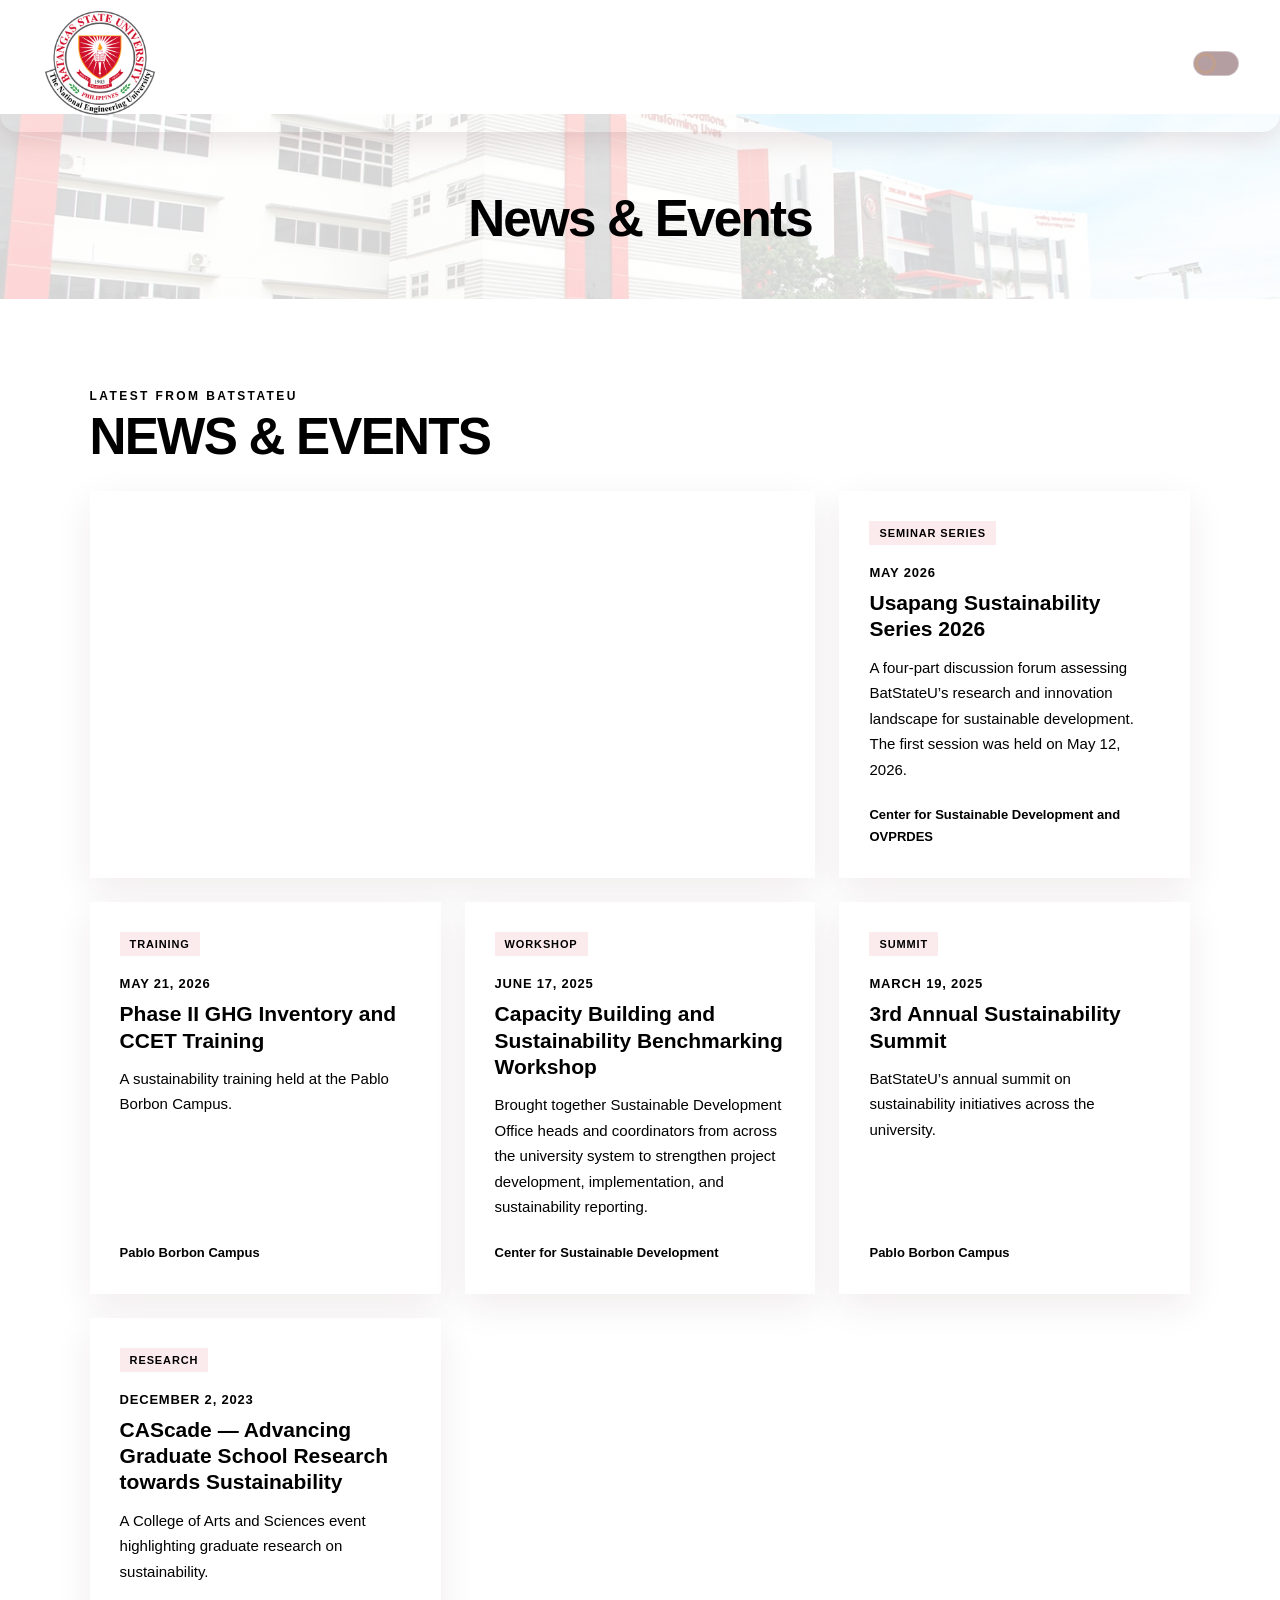
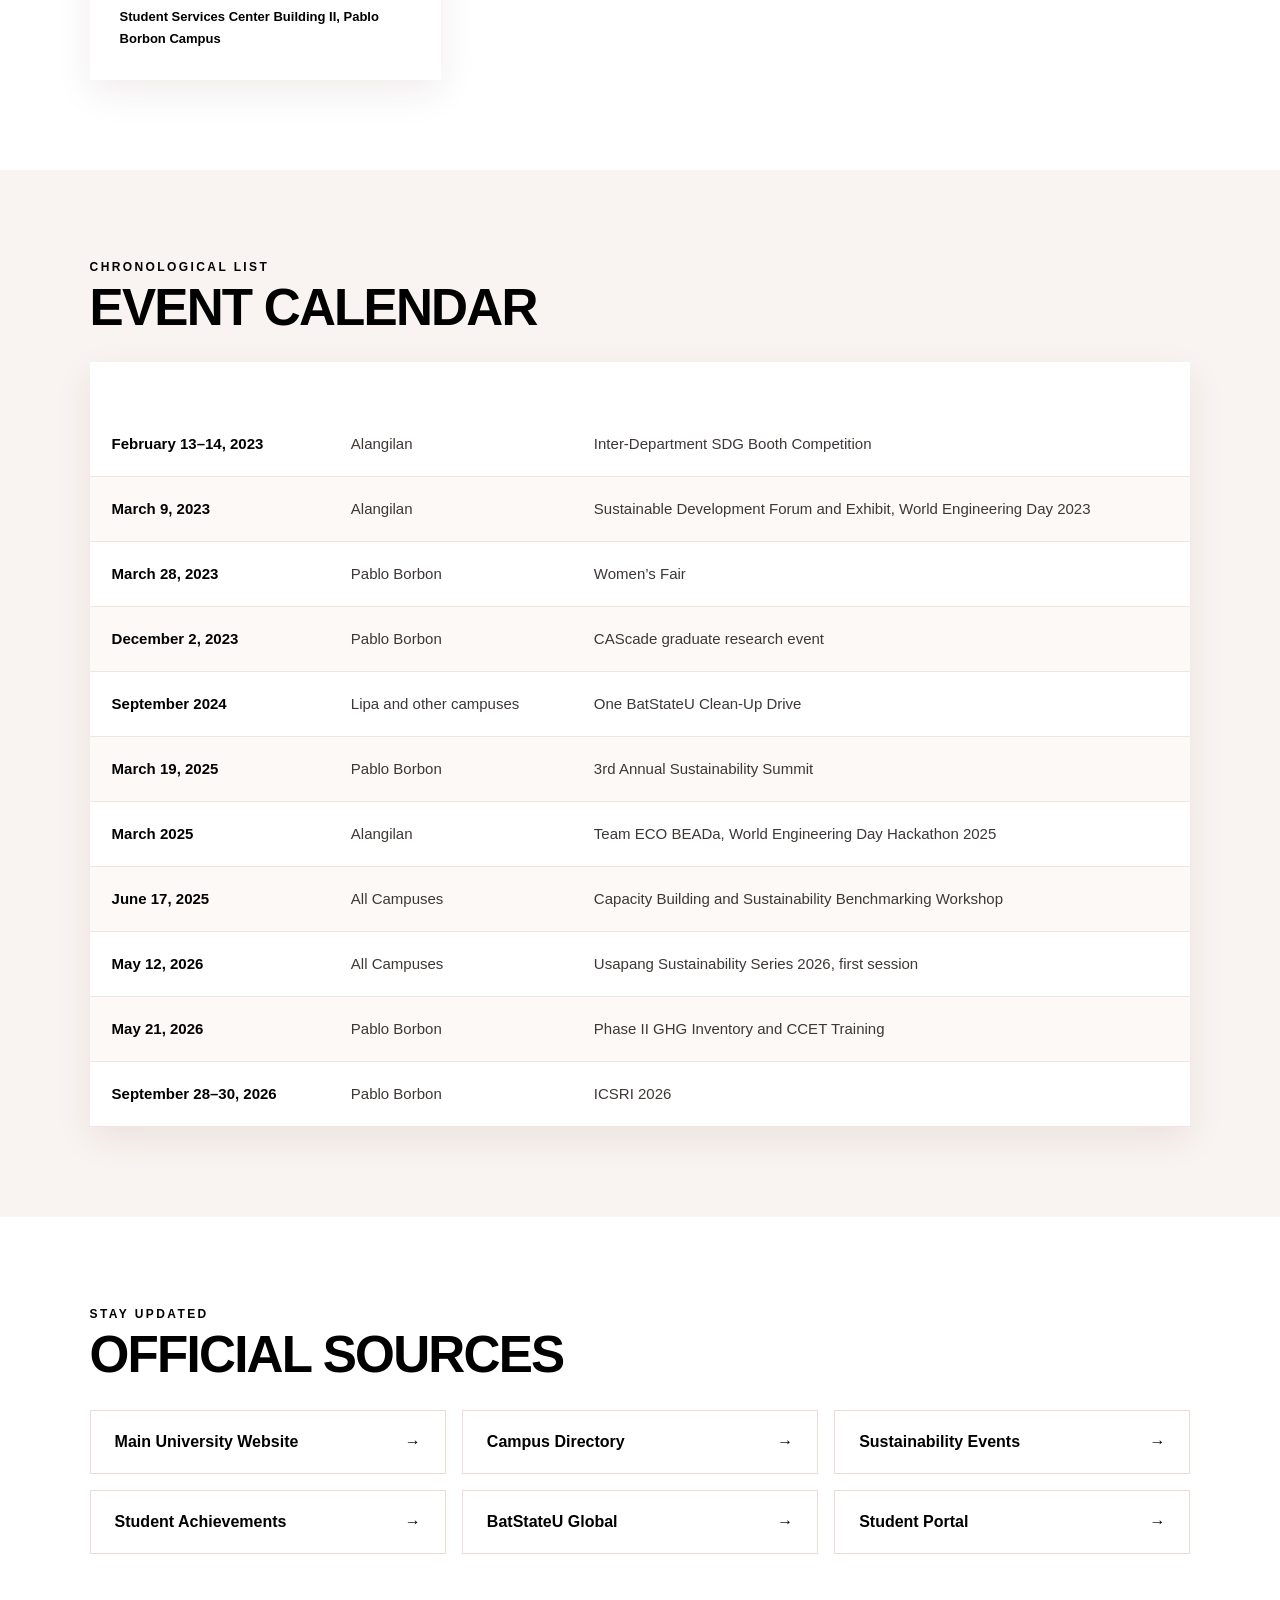
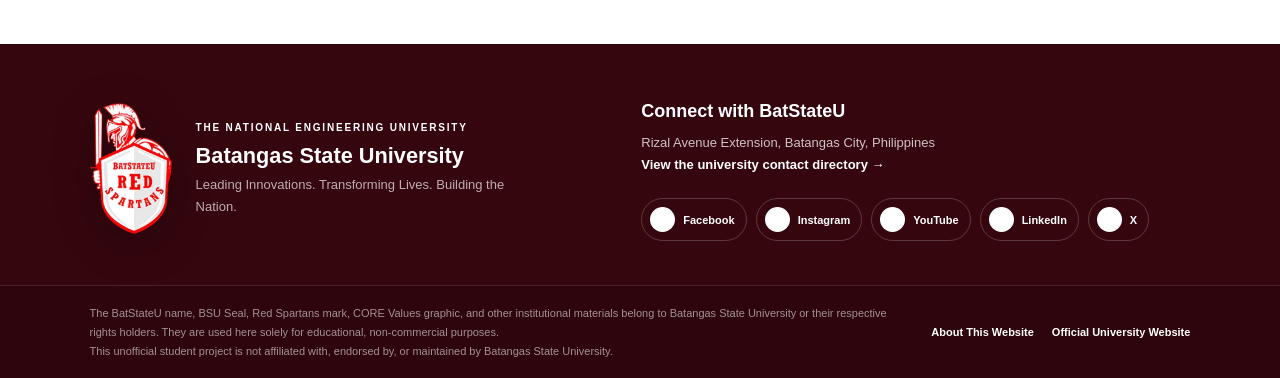
<file: news.html>
<!doctype html>
<html lang="en">
  <head>
    <meta charset="UTF-8" />
    <meta name="viewport" content="width=device-width, initial-scale=1.0" />
    <meta
      name="description"
      content="Batangas State University, The National Engineering University"
    />
    <title>News | Batangas State University</title>

    <!-- All page styling is embedded below, as requested. -->
    <link rel="icon" href="assets/images/logo.png" />
    <link rel="stylesheet" href="assets/css/styles.css" />
  </head>
  <body>
    <!-- =====================================================
       SITE HEADER
       This same header is repeated on every page.
       ===================================================== -->
    <header class="site-header">
      <a class="brand" href="index.html" aria-label="Batangas State University home">
        <img src="assets/images/logo.png" alt="Batangas State University seal" />
        <p>Leading Innovations<br />Transforming Lives<br />Building the Nation</p>
      </a>

      <!-- CSS-only mobile menu control. The checkbox is visually hidden. -->
      <input class="nav-toggle sr-only" type="checkbox" id="nav-toggle" />
      <label class="menu-button" for="nav-toggle" aria-label="Open or close navigation">
        <span></span><span></span><span></span>
      </label>

      <nav class="main-nav" aria-label="Main navigation">
        <a class="nav-link" href="index.html">Home</a>

        <!-- About Us is a page link. The arrow opens its related-page menu. -->
        <div class="about-nav">
          <a class="nav-link" href="about.html">About Us</a>
          <details>
            <summary aria-label="Open About Us submenu"></summary>
            <div class="dropdown">
              <a href="student-life.html">Student Life</a>
              <a href="academics.html">Academics</a>
              <a href="faculty-staff.html">Faculty &amp; Staff</a>
            </div>
          </details>
        </div>

        <a class="nav-link" href="admissions.html">Admissions</a>
        <a class="nav-link active" href="news.html">News</a>
        <a class="nav-link" href="contact.html">Contact</a>
        <!-- CSS-only theme switch. It changes the current page without JavaScript. -->
        <label class="theme-switch" title="Switch between light and dark mode">
          <input class="theme-input" type="checkbox" aria-label="Toggle dark mode" />
          <span class="theme-text" aria-hidden="true"></span>
          <span class="theme-track" aria-hidden="true"></span>
        </label>
      </nav>
    </header>

    <main>
      <!-- PAGE INTRODUCTION: change the page title and summary here. -->
      <section class="page-hero">
        <div class="page-hero-copy">
          <p class="eyebrow">University Updates</p>
          <h1>News &amp; Events</h1>
          <p>
            Conferences, forums, trainings, and milestones from across Batangas State University.
          </p>
        </div>
        <div class="page-mark" aria-hidden="true">BSU</div>
      </section>

      <!-- NEWS CARDS: the first card is featured. Copy an <article> to add news. -->
      <section class="content-band">
        <p class="eyebrow">Latest from BatStateU</p>
        <h2 class="section-title">News &amp; Events</h2>
        <div class="event-grid">
          <article class="event-card featured">
            <div class="event-meta">
              <span class="badge">Conference</span><span class="badge">All Campuses</span>
            </div>
            <time>September 28&ndash;30, 2026</time>
            <h3>BatStateU to host ICSRI 2026</h3>
            <p>
              BatStateU will host the International Conference on Sustainability through Research
              and Innovation (ICSRI) 2026, focused on biodiversity conservation and sustainability
              collaboration.
            </p>
            <p class="venue">Pablo Borbon Campus, Batangas City</p>
          </article>
          <article class="event-card">
            <div class="event-meta"><span class="badge">Seminar Series</span></div>
            <time>May 2026</time>
            <h3>Usapang Sustainability Series 2026</h3>
            <p>
              A four-part discussion forum assessing BatStateU&rsquo;s research and innovation
              landscape for sustainable development. The first session was held on May 12, 2026.
            </p>
            <p class="venue">Center for Sustainable Development and OVPRDES</p>
          </article>
          <article class="event-card">
            <div class="event-meta"><span class="badge">Training</span></div>
            <time>May 21, 2026</time>
            <h3>Phase II GHG Inventory and CCET Training</h3>
            <p>A sustainability training held at the Pablo Borbon Campus.</p>
            <p class="venue">Pablo Borbon Campus</p>
          </article>
          <article class="event-card">
            <div class="event-meta"><span class="badge">Workshop</span></div>
            <time>June 17, 2025</time>
            <h3>Capacity Building and Sustainability Benchmarking Workshop</h3>
            <p>
              Brought together Sustainable Development Office heads and coordinators from across the
              university system to strengthen project development, implementation, and
              sustainability reporting.
            </p>
            <p class="venue">Center for Sustainable Development</p>
          </article>
          <article class="event-card">
            <div class="event-meta"><span class="badge">Summit</span></div>
            <time>March 19, 2025</time>
            <h3>3rd Annual Sustainability Summit</h3>
            <p>
              BatStateU&rsquo;s annual summit on sustainability initiatives across the university.
            </p>
            <p class="venue">Pablo Borbon Campus</p>
          </article>
          <article class="event-card">
            <div class="event-meta"><span class="badge">Research</span></div>
            <time>December 2, 2023</time>
            <h3>CAScade &mdash; Advancing Graduate School Research towards Sustainability</h3>
            <p>
              A College of Arts and Sciences event highlighting graduate research on sustainability.
            </p>
            <p class="venue">Student Services Center Building II, Pablo Borbon Campus</p>
          </article>
        </div>
      </section>

      <!-- EVENT CALENDAR -->
      <section class="content-band tinted">
        <p class="eyebrow">Chronological List</p>
        <h2 class="section-title">Event Calendar</h2>
        <!-- Table: copy a <tr> row to add another entry. Keep data-label text matching the header. -->
        <div class="table-wrap">
          <table class="data-table">
            <thead>
              <tr>
                <th scope="col">Date</th>
                <th scope="col">Campus</th>
                <th scope="col">Event</th>
              </tr>
            </thead>
            <tbody>
              <tr>
                <td data-label="Date">February 13&ndash;14, 2023</td>
                <td data-label="Campus">Alangilan</td>
                <td data-label="Event">Inter-Department SDG Booth Competition</td>
              </tr>
              <tr>
                <td data-label="Date">March 9, 2023</td>
                <td data-label="Campus">Alangilan</td>
                <td data-label="Event">
                  Sustainable Development Forum and Exhibit, World Engineering Day 2023
                </td>
              </tr>
              <tr>
                <td data-label="Date">March 28, 2023</td>
                <td data-label="Campus">Pablo Borbon</td>
                <td data-label="Event">Women&rsquo;s Fair</td>
              </tr>
              <tr>
                <td data-label="Date">December 2, 2023</td>
                <td data-label="Campus">Pablo Borbon</td>
                <td data-label="Event">CAScade graduate research event</td>
              </tr>
              <tr>
                <td data-label="Date">September 2024</td>
                <td data-label="Campus">Lipa and other campuses</td>
                <td data-label="Event">One BatStateU Clean-Up Drive</td>
              </tr>
              <tr>
                <td data-label="Date">March 19, 2025</td>
                <td data-label="Campus">Pablo Borbon</td>
                <td data-label="Event">3rd Annual Sustainability Summit</td>
              </tr>
              <tr>
                <td data-label="Date">March 2025</td>
                <td data-label="Campus">Alangilan</td>
                <td data-label="Event">Team ECO BEADa, World Engineering Day Hackathon 2025</td>
              </tr>
              <tr>
                <td data-label="Date">June 17, 2025</td>
                <td data-label="Campus">All Campuses</td>
                <td data-label="Event">
                  Capacity Building and Sustainability Benchmarking Workshop
                </td>
              </tr>
              <tr>
                <td data-label="Date">May 12, 2026</td>
                <td data-label="Campus">All Campuses</td>
                <td data-label="Event">Usapang Sustainability Series 2026, first session</td>
              </tr>
              <tr>
                <td data-label="Date">May 21, 2026</td>
                <td data-label="Campus">Pablo Borbon</td>
                <td data-label="Event">Phase II GHG Inventory and CCET Training</td>
              </tr>
              <tr>
                <td data-label="Date">September 28&ndash;30, 2026</td>
                <td data-label="Campus">Pablo Borbon</td>
                <td data-label="Event">ICSRI 2026</td>
              </tr>
            </tbody>
          </table>
        </div>
      </section>

      <!-- OFFICIAL LINKS: these open the official BatStateU websites. -->
      <section class="content-band">
        <p class="eyebrow">Stay Updated</p>
        <h2 class="section-title">Official Sources</h2>
        <ul class="link-list">
          <li>
            <a href="https://batstateu.edu.ph/">Main University Website <span>&rarr;</span></a>
          </li>
          <li>
            <a href="https://batstateu.edu.ph/campuses/">Campus Directory <span>&rarr;</span></a>
          </li>
          <li>
            <a href="https://sustainability.batstate-u.edu.ph/category/events/"
              >Sustainability Events <span>&rarr;</span></a
            >
          </li>
          <li>
            <a href="https://sustainability.batstate-u.edu.ph/category/sustainable-innovation/"
              >Student Achievements <span>&rarr;</span></a
            >
          </li>
          <li>
            <a href="https://global.batstateu.edu.ph/">BatStateU Global <span>&rarr;</span></a>
          </li>
          <li>
            <a href="https://dione.batstate-u.edu.ph/student/"
              >Student Portal <span>&rarr;</span></a
            >
          </li>
        </ul>
      </section>
    </main>

    <!-- =====================================================
       UNIVERSITY FOOTER
       Social links below point to university-wide official accounts.
       ===================================================== -->
    <footer class="site-footer">
      <div class="footer-main">
        <a class="footer-brand" href="index.html" aria-label="Batangas State University home">
          <img
            class="footer-mark"
            src="assets/images/red-spartans.png"
            alt="BatStateU Red Spartans mark"
          />
          <span class="footer-brand-copy">
            <span class="footer-kicker">The National Engineering University</span>
            <strong>Batangas State University</strong>
            <span>Leading Innovations. Transforming Lives. Building the Nation.</span>
          </span>
        </a>

        <div class="footer-connect">
          <h2>Connect with BatStateU</h2>
          <p>
            Rizal Avenue Extension, Batangas City, Philippines<br />
            <a href="contact.html">View the university contact directory &rarr;</a>
          </p>
          <!-- Official university-wide social media accounts. -->
          <nav class="social-links" aria-label="Official BatStateU social media">
            <a
              class="social-link"
              href="https://www.facebook.com/BatStateUTheNEU"
              target="_blank"
              rel="noopener noreferrer"
              aria-label="BatStateU on Facebook"
            >
              <span class="social-icon" aria-hidden="true">f</span><span>Facebook</span>
            </a>
            <a
              class="social-link"
              href="https://www.instagram.com/batstateutheneu/"
              target="_blank"
              rel="noopener noreferrer"
              aria-label="BatStateU on Instagram"
            >
              <span class="social-icon" aria-hidden="true">IG</span><span>Instagram</span>
            </a>
            <a
              class="social-link"
              href="https://www.youtube.com/@BatStateUTheNEU"
              target="_blank"
              rel="noopener noreferrer"
              aria-label="BatStateU on YouTube"
            >
              <span class="social-icon" aria-hidden="true">YT</span><span>YouTube</span>
            </a>
            <a
              class="social-link"
              href="https://www.linkedin.com/school/batangas-state-university/"
              target="_blank"
              rel="noopener noreferrer"
              aria-label="BatStateU on LinkedIn"
            >
              <span class="social-icon" aria-hidden="true">in</span><span>LinkedIn</span>
            </a>
            <a
              class="social-link"
              href="https://x.com/BatStateUTheNEU"
              target="_blank"
              rel="noopener noreferrer"
              aria-label="BatStateU on X"
            >
              <span class="social-icon" aria-hidden="true">X</span><span>X</span>
            </a>
          </nav>
        </div>
      </div>
      <div class="footer-bottom">
        <div class="footer-legal">
          <p>
            The BatStateU name, BSU Seal, Red Spartans mark, CORE Values graphic, and other
            institutional materials belong to Batangas State University or their respective rights
            holders. They are used here solely for educational, non-commercial purposes.
          </p>
          <p>
            This unofficial student project is not affiliated with, endorsed by, or maintained by
            Batangas State University.
          </p>
        </div>
        <nav class="footer-meta-links" aria-label="Website information">
          <a href="about-this-website.html">About This Website</a>
          <a href="https://batstateu.edu.ph/" target="_blank" rel="noopener noreferrer"
            >Official University Website</a
          >
        </nav>
      </div>
    </footer>
  </body>
</html>
</file>
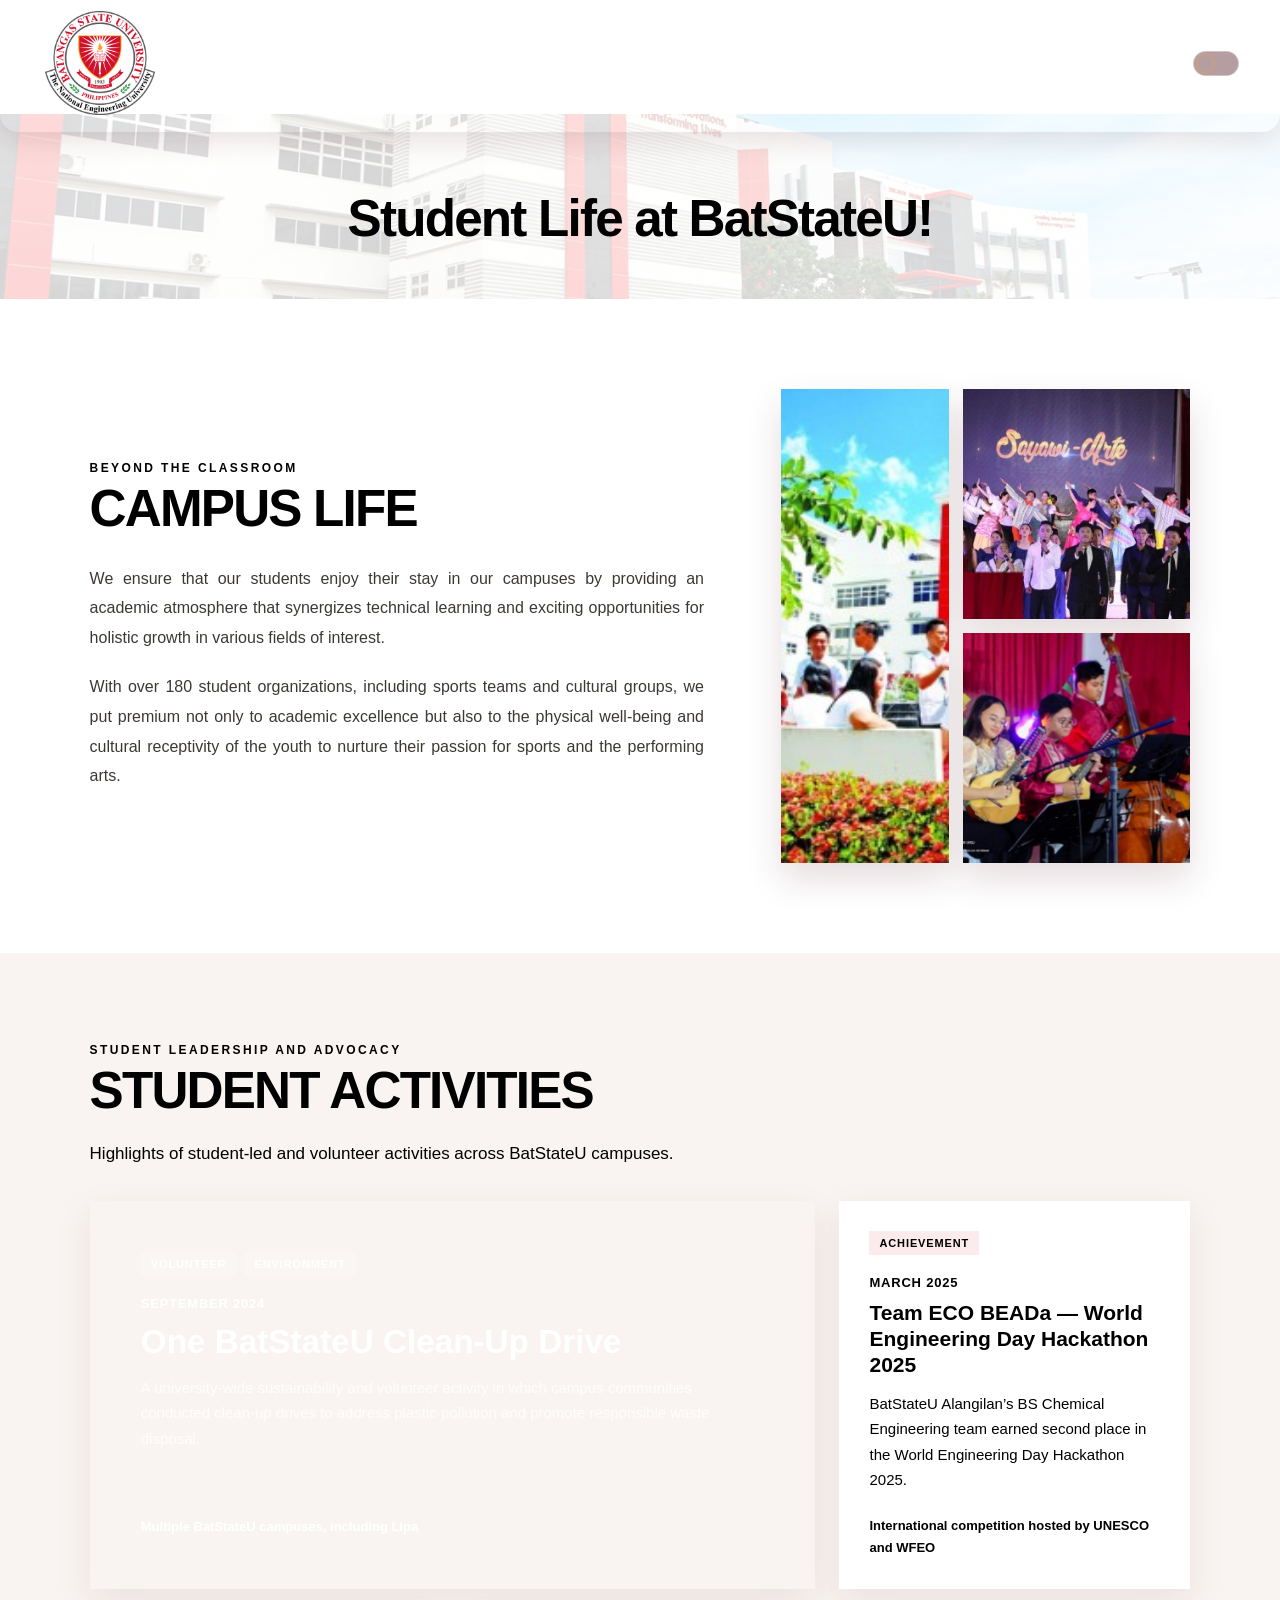
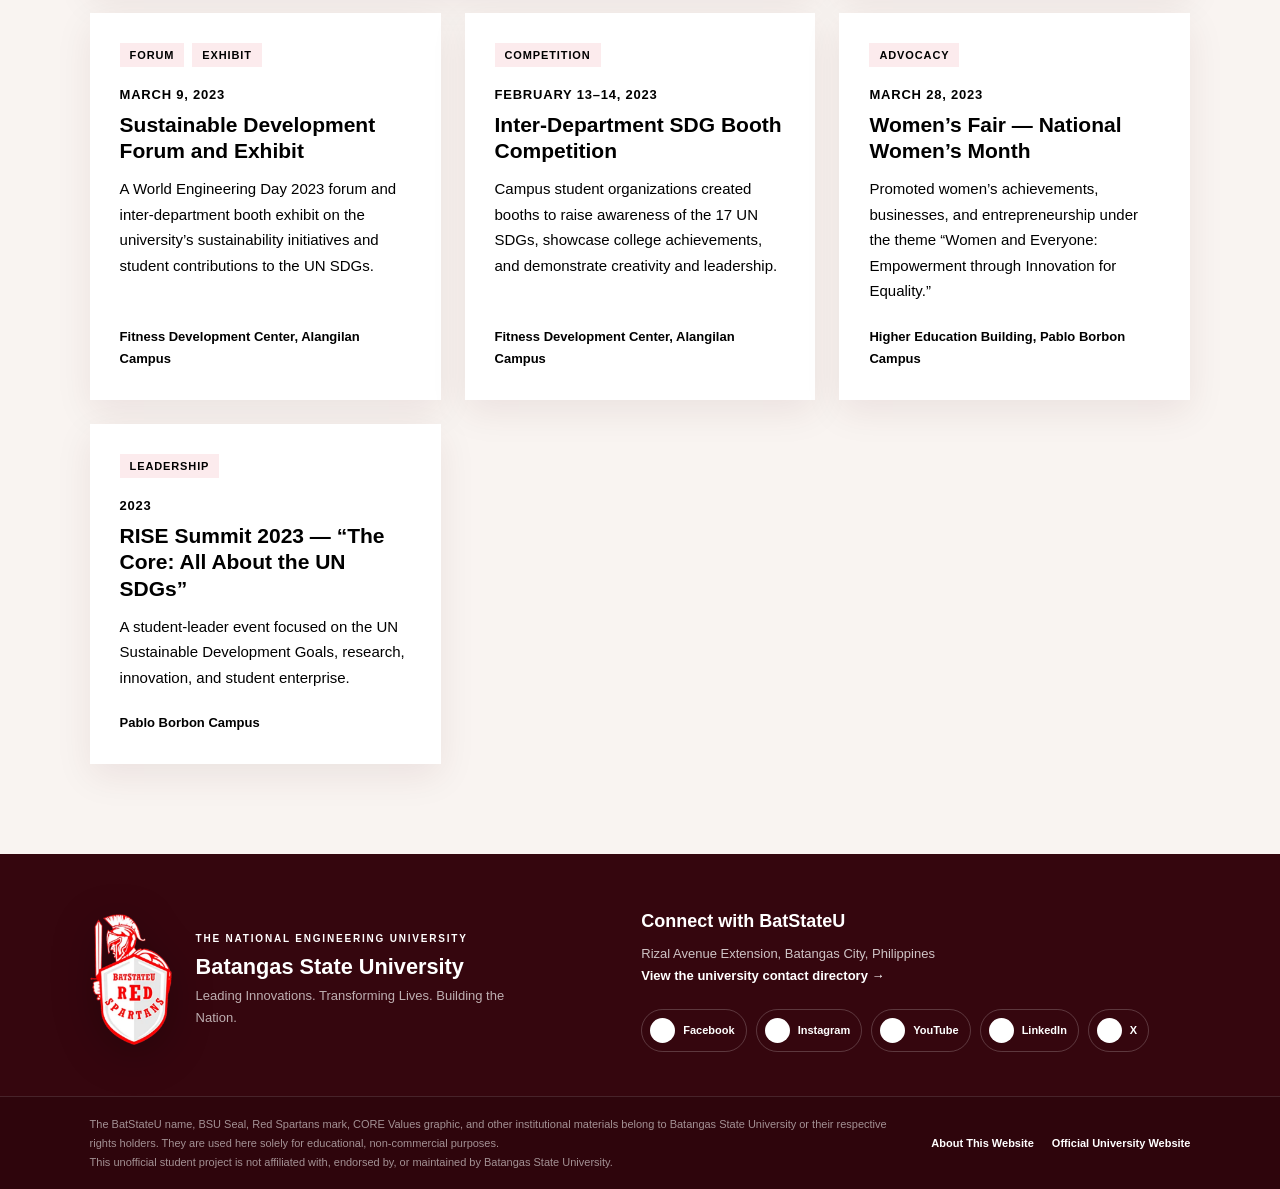
<file: student-life.html>
<!doctype html>
<html lang="en">
  <head>
    <meta charset="UTF-8" />
    <meta name="viewport" content="width=device-width, initial-scale=1.0" />
    <meta
      name="description"
      content="Batangas State University, The National Engineering University"
    />
    <title>Student Life | Batangas State University</title>

    <!-- All page styling is embedded below, as requested. -->
    <link rel="icon" href="assets/images/logo.png" />
    <link rel="stylesheet" href="assets/css/styles.css" />
  </head>
  <body>
    <!-- =====================================================
       SITE HEADER
       This same header is repeated on every page.
       ===================================================== -->
    <header class="site-header">
      <a class="brand" href="index.html" aria-label="Batangas State University home">
        <img src="assets/images/logo.png" alt="Batangas State University seal" />
        <p>Leading Innovations<br />Transforming Lives<br />Building the Nation</p>
      </a>

      <!-- CSS-only mobile menu control. The checkbox is visually hidden. -->
      <input class="nav-toggle sr-only" type="checkbox" id="nav-toggle" />
      <label class="menu-button" for="nav-toggle" aria-label="Open or close navigation">
        <span></span><span></span><span></span>
      </label>

      <nav class="main-nav" aria-label="Main navigation">
        <a class="nav-link" href="index.html">Home</a>

        <!-- About Us is a page link. The arrow opens its related-page menu. -->
        <div class="about-nav">
          <a class="nav-link active" href="about.html">About Us</a>
          <details>
            <summary aria-label="Open About Us submenu"></summary>
            <div class="dropdown">
              <a href="student-life.html">Student Life</a>
              <a href="academics.html">Academics</a>
              <a href="faculty-staff.html">Faculty &amp; Staff</a>
            </div>
          </details>
        </div>

        <a class="nav-link" href="admissions.html">Admissions</a>
        <a class="nav-link" href="news.html">News</a>
        <a class="nav-link" href="contact.html">Contact</a>
        <!-- CSS-only theme switch. It changes the current page without JavaScript. -->
        <label class="theme-switch" title="Switch between light and dark mode">
          <input class="theme-input" type="checkbox" aria-label="Toggle dark mode" />
          <span class="theme-text" aria-hidden="true"></span>
          <span class="theme-track" aria-hidden="true"></span>
        </label>
      </nav>
    </header>

    <main>
      <!-- PAGE INTRODUCTION: change the page title and summary here. -->
      <section class="page-hero">
        <div class="page-hero-copy">
          <p class="eyebrow">Life at BatStateU</p>
          <h1>Student Life at BatStateU!</h1>
          <p>
            An academic atmosphere that pairs technical learning with exciting opportunities for
            holistic growth.
          </p>
        </div>
        <div class="page-mark" aria-hidden="true">BSU</div>
      </section>

      <!-- CAMPUS LIFE: text on the left, photo collage on the right. -->
      <section class="content-band">
        <div class="split">
          <div>
            <p class="eyebrow">Beyond the Classroom</p>
            <h2 class="section-title">Campus Life</h2>
            <div class="prose">
              <p>
                We ensure that our students enjoy their stay in our campuses by providing an
                academic atmosphere that synergizes technical learning and exciting opportunities
                for holistic growth in various fields of interest.
              </p>
              <p>
                With over 180 student organizations, including sports teams and cultural groups, we
                put premium not only to academic excellence but also to the physical well-being and
                cultural receptivity of the youth to nurture their passion for sports and the
                performing arts.
              </p>
            </div>
          </div>
          <!-- Replace these image files to update the collage. -->
          <figure class="collage">
            <img
              src="assets/images/student-life-1.jpg"
              alt="Students gathered outside a BatStateU campus building"
            />
            <img
              src="assets/images/student-life-2.jpg"
              alt="Students performing on stage at Sayawi-Arte"
            />
            <img
              src="assets/images/student-life-3.jpg"
              alt="Student musicians performing with string instruments"
            />
          </figure>
        </div>
      </section>

      <!-- STUDENT ACTIVITIES: copy an <article> to add another activity. -->
      <section class="content-band tinted">
        <p class="eyebrow">Student Leadership and Advocacy</p>
        <h2 class="section-title">Student Activities</h2>
        <p class="section-lead">
          Highlights of student-led and volunteer activities across BatStateU campuses.
        </p>
        <div class="event-grid">
          <article class="event-card featured">
            <div class="event-meta">
              <span class="badge">Volunteer</span><span class="badge">Environment</span>
            </div>
            <time>September 2024</time>
            <h3>One BatStateU Clean-Up Drive</h3>
            <p>
              A university-wide sustainability and volunteer activity in which campus communities
              conducted clean-up drives to address plastic pollution and promote responsible waste
              disposal.
            </p>
            <p class="venue">Multiple BatStateU campuses, including Lipa</p>
          </article>
          <article class="event-card">
            <div class="event-meta"><span class="badge">Achievement</span></div>
            <time>March 2025</time>
            <h3>Team ECO BEADa &mdash; World Engineering Day Hackathon 2025</h3>
            <p>
              BatStateU Alangilan&rsquo;s BS Chemical Engineering team earned second place in the
              World Engineering Day Hackathon 2025.
            </p>
            <p class="venue">International competition hosted by UNESCO and WFEO</p>
          </article>
          <article class="event-card">
            <div class="event-meta">
              <span class="badge">Forum</span><span class="badge">Exhibit</span>
            </div>
            <time>March 9, 2023</time>
            <h3>Sustainable Development Forum and Exhibit</h3>
            <p>
              A World Engineering Day 2023 forum and inter-department booth exhibit on the
              university&rsquo;s sustainability initiatives and student contributions to the UN
              SDGs.
            </p>
            <p class="venue">Fitness Development Center, Alangilan Campus</p>
          </article>
          <article class="event-card">
            <div class="event-meta"><span class="badge">Competition</span></div>
            <time>February 13&ndash;14, 2023</time>
            <h3>Inter-Department SDG Booth Competition</h3>
            <p>
              Campus student organizations created booths to raise awareness of the 17 UN SDGs,
              showcase college achievements, and demonstrate creativity and leadership.
            </p>
            <p class="venue">Fitness Development Center, Alangilan Campus</p>
          </article>
          <article class="event-card">
            <div class="event-meta"><span class="badge">Advocacy</span></div>
            <time>March 28, 2023</time>
            <h3>Women&rsquo;s Fair &mdash; National Women&rsquo;s Month</h3>
            <p>
              Promoted women&rsquo;s achievements, businesses, and entrepreneurship under the theme
              &ldquo;Women and Everyone: Empowerment through Innovation for Equality.&rdquo;
            </p>
            <p class="venue">Higher Education Building, Pablo Borbon Campus</p>
          </article>
          <article class="event-card">
            <div class="event-meta"><span class="badge">Leadership</span></div>
            <time>2023</time>
            <h3>RISE Summit 2023 &mdash; &ldquo;The Core: All About the UN SDGs&rdquo;</h3>
            <p>
              A student-leader event focused on the UN Sustainable Development Goals, research,
              innovation, and student enterprise.
            </p>
            <p class="venue">Pablo Borbon Campus</p>
          </article>
        </div>
      </section>
    </main>

    <!-- =====================================================
       UNIVERSITY FOOTER
       Social links below point to university-wide official accounts.
       ===================================================== -->
    <footer class="site-footer">
      <div class="footer-main">
        <a class="footer-brand" href="index.html" aria-label="Batangas State University home">
          <img
            class="footer-mark"
            src="assets/images/red-spartans.png"
            alt="BatStateU Red Spartans mark"
          />
          <span class="footer-brand-copy">
            <span class="footer-kicker">The National Engineering University</span>
            <strong>Batangas State University</strong>
            <span>Leading Innovations. Transforming Lives. Building the Nation.</span>
          </span>
        </a>

        <div class="footer-connect">
          <h2>Connect with BatStateU</h2>
          <p>
            Rizal Avenue Extension, Batangas City, Philippines<br />
            <a href="contact.html">View the university contact directory &rarr;</a>
          </p>
          <!-- Official university-wide social media accounts. -->
          <nav class="social-links" aria-label="Official BatStateU social media">
            <a
              class="social-link"
              href="https://www.facebook.com/BatStateUTheNEU"
              target="_blank"
              rel="noopener noreferrer"
              aria-label="BatStateU on Facebook"
            >
              <span class="social-icon" aria-hidden="true">f</span><span>Facebook</span>
            </a>
            <a
              class="social-link"
              href="https://www.instagram.com/batstateutheneu/"
              target="_blank"
              rel="noopener noreferrer"
              aria-label="BatStateU on Instagram"
            >
              <span class="social-icon" aria-hidden="true">IG</span><span>Instagram</span>
            </a>
            <a
              class="social-link"
              href="https://www.youtube.com/@BatStateUTheNEU"
              target="_blank"
              rel="noopener noreferrer"
              aria-label="BatStateU on YouTube"
            >
              <span class="social-icon" aria-hidden="true">YT</span><span>YouTube</span>
            </a>
            <a
              class="social-link"
              href="https://www.linkedin.com/school/batangas-state-university/"
              target="_blank"
              rel="noopener noreferrer"
              aria-label="BatStateU on LinkedIn"
            >
              <span class="social-icon" aria-hidden="true">in</span><span>LinkedIn</span>
            </a>
            <a
              class="social-link"
              href="https://x.com/BatStateUTheNEU"
              target="_blank"
              rel="noopener noreferrer"
              aria-label="BatStateU on X"
            >
              <span class="social-icon" aria-hidden="true">X</span><span>X</span>
            </a>
          </nav>
        </div>
      </div>
      <div class="footer-bottom">
        <div class="footer-legal">
          <p>
            The BatStateU name, BSU Seal, Red Spartans mark, CORE Values graphic, and other
            institutional materials belong to Batangas State University or their respective rights
            holders. They are used here solely for educational, non-commercial purposes.
          </p>
          <p>
            This unofficial student project is not affiliated with, endorsed by, or maintained by
            Batangas State University.
          </p>
        </div>
        <nav class="footer-meta-links" aria-label="Website information">
          <a href="about-this-website.html">About This Website</a>
          <a href="https://batstateu.edu.ph/" target="_blank" rel="noopener noreferrer"
            >Official University Website</a
          >
        </nav>
      </div>
    </footer>
  </body>
</html>
</file>
<file: assets/css/styles.css>
========================================================= */
@import url("https://fonts.googleapis.com/css2?family=Montserrat:ital,wght@0,400;0,500;0,600;0,700;1,600;1,800&display=swap");

:root {
  --red: #ce112d;
  --dark-red: #a80e25;
  --orange: #f6a21a;
  --ink: #171717;
  --muted: #5d5754;
  --paper: #fffaf7;
  --header-overlap: 24px;
}

* {
  box-sizing: border-box;
}
html {
  scroll-behavior: smooth;
}
body {
  min-width: 320px;
  margin: 0;
  background: var(--paper);
  color: var(--ink);
  font-family: "Montserrat", Arial, sans-serif;
}
a {
  color: inherit;
  text-decoration: none;
}
img {
  display: block;
  max-width: 100%;
}
button,
input {
  font: inherit;
}
:focus-visible {
  outline: 3px solid var(--orange);
  outline-offset: 4px;
}

.sr-only {
  position: absolute;
  width: 1px;
  height: 1px;
  padding: 0;
  overflow: hidden;
  clip: rect(0, 0, 0, 0);
  white-space: nowrap;
  border: 0;
}

.site-header {
  position: sticky;
  top: 0;
  z-index: 50;
  display: flex;
  min-height: 174px;
  align-items: center;
  justify-content: space-between;
  gap: 40px;
  padding: 12px clamp(24px, 4.1vw, 78px) 22px;
  border-bottom: 14px solid var(--orange);
  border-radius: 0 0 24px 24px;
  background: var(--red);
  color: white;
  box-shadow: 0 8px 28px rgb(74 0 13 / 12%);
}
.site-header + main {
  margin-top: calc(var(--header-overlap) * -1);
}
.brand {
  display: flex;
  flex: 0 0 auto;
  align-items: center;
  gap: 24px;
  color: white;
}
.brand img {
  width: 164px;
  height: 144px;
  object-fit: contain;
}
.brand p {
  margin: 0;
  font-size: clamp(17px, 1.58vw, 30px);
  font-style: italic;
  font-weight: 600;
  line-height: 1.18;
  white-space: nowrap;
}
.main-nav {
  display: flex;
  align-items: center;
  gap: clamp(22px, 2.1vw, 42px);
}
.nav-link {
  position: relative;
  display: inline-flex;
  align-items: center;
  padding: 10px 0;
  color: rgb(255 255 255 / 92%);
  font-size: clamp(16px, 1.75vw, 34px);
  font-weight: 400;
  line-height: 1;
  text-transform: uppercase;
  white-space: nowrap;
}
.nav-link::after {
  position: absolute;
  right: 0;
  bottom: -5px;
  left: 0;
  height: 3px;
  border-radius: 2px;
  background: white;
  content: "";
  opacity: 0;
  transform: scaleX(0.4);
  transition:
    opacity 180ms ease,
    transform 180ms ease;
}
.nav-link:hover::after,
.nav-link.active::after {
  opacity: 1;
  transform: scaleX(1);
}
.nav-link.active {
  color: white;
  font-weight: 400;
}

.about-nav {
  position: relative;
  display: flex;
  align-items: center;
}
.about-nav details {
  position: static;
}
.about-nav summary {
  display: grid;
  width: 24px;
  height: 38px;
  place-content: center;
  cursor: pointer;
  list-style: none;
}
.about-nav summary::-webkit-details-marker {
  display: none;
}
.about-nav summary::after {
  width: 8px;
  height: 8px;
  margin-top: -5px;
  border-right: 2px solid white;
  border-bottom: 2px solid white;
  content: "";
  transform: rotate(45deg);
}
.dropdown {
  position: absolute;
  top: calc(100% + 10px);
  left: 0;
  display: none;
  min-width: 300px;
  padding: 8px 0;
  background: white;
  color: var(--ink);
  box-shadow: 0 18px 45px rgb(65 0 12 / 20%);
}
.about-nav:hover .dropdown,
.about-nav:focus-within .dropdown,
details[open] .dropdown {
  display: block;
}
.dropdown a {
  display: block;
  padding: 15px 20px;
  font-size: 16px;
  font-weight: 500;
  text-transform: uppercase;
}
.dropdown a:hover {
  padding-left: 26px;
  background: #fcebed;
  color: var(--red);
}
.nav-toggle,
.menu-button {
  display: none;
}

.hero {
  position: relative;
  min-height: calc(100svh - 150px);
  overflow: hidden;
  background:
    linear-gradient(
      90deg,
      rgb(255 255 255 / 38%),
      rgb(255 255 255 / 30%) 56%,
      rgb(255 255 255 / 8%)
    ),
    url("../images/campus.jpg") center / cover no-repeat;
}
.hero::after {
  position: absolute;
  inset: 0;
  background: linear-gradient(180deg, transparent 65%, rgb(34 6 11 / 16%));
  content: "";
  pointer-events: none;
}
.hero-copy {
  position: absolute;
  z-index: 3;
  top: 43%;
  left: clamp(28px, 3.25vw, 62px);
  max-width: 58vw;
  transform: translateY(-50%);
}
.welcome {
  margin: 0;
  font-size: clamp(30px, 2.9vw, 56px);
  font-weight: 500;
  line-height: 1.05;
}
.hero h1 {
  margin: 12px 0 4px;
  color: var(--red);
  font-size: clamp(39px, 4vw, 72px);
  font-style: italic;
  font-weight: 800;
  letter-spacing: -0.04em;
  line-height: 1;
  text-transform: uppercase;
}
.hero-subtitle {
  margin: 0;
  font-size: clamp(24px, 2.55vw, 49px);
  font-weight: 500;
  line-height: 1.2;
}
.hero-button,
.outline-button {
  display: inline-flex;
  align-items: center;
  gap: 14px;
  margin-top: 34px;
  padding: 15px 22px;
  border: 2px solid var(--red);
  background: rgb(255 255 255 / 86%);
  color: var(--red);
  font-size: 12px;
  font-weight: 700;
  letter-spacing: 0.08em;
  text-transform: uppercase;
}
.hero-button:hover {
  background: var(--red);
  color: white;
}
.hero-students {
  position: absolute;
  z-index: 2;
  right: clamp(12px, 2vw, 40px);
  bottom: 0;
  height: min(88%, 810px);
  max-width: 49%;
  object-fit: contain;
  object-position: right bottom;
  filter: drop-shadow(-16px 15px 24px rgb(42 7 11 / 10%));
}


.page-hero {
  position: relative;
  display: flex;
  min-height: 410px;
  align-items: center;
  overflow: hidden;
  padding: 90px clamp(24px, 7vw, 134px) 76px;
  background: linear-gradient(125deg, #850b20, var(--red) 62%, #e82742);
  color: white;
}
.page-hero::after {
  position: absolute;
  right: -6%;
  bottom: -70%;
  width: 560px;
  height: 560px;
  border: 70px solid rgb(255 255 255 / 8%);
  border-radius: 50%;
  content: "";
}
.page-hero-copy {
  position: relative;
  z-index: 2;
  max-width: 790px;
}
.eyebrow {
  margin: 0;
  color: var(--orange);
  font-size: 12px;
  font-weight: 700;
  letter-spacing: 0.2em;
  text-transform: uppercase;
}
.page-hero h1 {
  margin: 10px 0 18px;
  font-size: clamp(50px, 6vw, 86px);
  font-weight: 800;
  letter-spacing: -0.05em;
  line-height: 0.98;
}
.page-hero-copy > p:last-child {
  margin: 0;
  color: rgb(255 255 255 / 85%);
  font-size: clamp(17px, 1.5vw, 22px);
  line-height: 1.6;
}
.page-mark {
  position: absolute;
  right: 8%;
  color: rgb(255 255 255 / 6%);
  font-size: clamp(130px, 18vw, 310px);
  font-style: italic;
  font-weight: 800;
  letter-spacing: -0.1em;
}
.content-section {
  padding: 75px clamp(24px, 7vw, 134px) 100px;
}
.section-heading h2 {
  margin: 6px 0 0;
  font-size: clamp(30px, 3vw, 46px);
  letter-spacing: -0.035em;
}
.card-grid {
  display: grid;
  grid-template-columns: repeat(3, minmax(0, 1fr));
  gap: 24px;
  margin-top: 40px;
}
.info-card {
  position: relative;
  min-height: 285px;
  padding: 32px;
  border-top: 6px solid var(--orange);
  background: white;
  box-shadow: 0 12px 35px rgb(71 12 21 / 8%);
  transition:
    transform 180ms ease,
    box-shadow 180ms ease;
}
.info-card:hover {
  box-shadow: 0 18px 45px rgb(71 12 21 / 13%);
  transform: translateY(-5px);
}
.card-number {
  color: #d9d0cc;
  font-size: 13px;
  font-weight: 700;
  letter-spacing: 0.12em;
}
.info-card h3 {
  margin: 24px 0 12px;
  color: var(--red);
  font-size: 23px;
}
.info-card p {
  margin: 0;
  color: var(--muted);
  font-size: 15px;
  line-height: 1.7;
}
.info-card a {
  position: absolute;
  bottom: 28px;
  color: var(--red);
  font-size: 12px;
  font-weight: 700;
  letter-spacing: 0.07em;
  text-transform: uppercase;
}


.about-intro,
.history-section {
  display: grid;
  grid-template-columns: minmax(0, 0.85fr) minmax(0, 1.15fr);
  gap: clamp(48px, 8vw, 140px);
  padding: 90px clamp(24px, 7vw, 134px);
  background: white;
}
.about-intro h2,
.history-section h2,
.about-cta h2 {
  margin: 10px 0 0;
  font-size: clamp(34px, 4vw, 58px);
  letter-spacing: -0.045em;
  line-height: 1.08;
}
.about-copy {
  display: grid;
  gap: 22px;
  color: var(--muted);
  font-size: clamp(16px, 1.3vw, 19px);
  line-height: 1.85;
}
.about-copy p {
  margin: 0;
}
.purpose-section {
  display: grid;
  grid-template-columns: repeat(2, 1fr);
  padding: 0 clamp(24px, 7vw, 134px) 90px;
  background: white;
}
.about-purpose-section {
  padding-top: 90px;
}
.purpose-card {
  position: relative;
  min-height: 390px;
  padding: clamp(36px, 5vw, 70px);
  overflow: hidden;
  background: #f5ede9;
}
.purpose-card.red {
  background: var(--red);
  color: white;
}
.purpose-card > span {
  position: absolute;
  top: 22px;
  right: 28px;
  color: rgb(95 77 71 / 14%);
  font-size: 130px;
  font-weight: 800;
  line-height: 1;
}
.purpose-card.red > span {
  color: rgb(255 255 255 / 10%);
}
.purpose-card h2 {
  position: relative;
  margin: 28px 0 20px;
  font-size: clamp(28px, 3vw, 43px);
  letter-spacing: -0.04em;
  line-height: 1.08;
}
.purpose-card > p:last-child {
  position: relative;
  color: var(--muted);
  line-height: 1.8;
}
.purpose-card.red > p:last-child {
  color: rgb(255 255 255 / 80%);
}
.history-section {
  grid-template-columns: minmax(0, 0.9fr) minmax(0, 1.1fr);
  background: #f9f4f1;
}
.history-copy > p:not(.eyebrow) {
  margin: 24px 0 28px;
  color: var(--muted);
  font-size: 17px;
  line-height: 1.8;
}
.text-link {
  color: var(--red);
  font-size: 13px;
  font-weight: 700;
  letter-spacing: 0.07em;
  text-transform: uppercase;
}
.timeline {
  position: relative;
  display: grid;
  gap: 34px;
}
.timeline::before {
  position: absolute;
  top: 10px;
  bottom: 10px;
  left: 7px;
  width: 2px;
  background: #ddc9c0;
  content: "";
}
.timeline div {
  position: relative;
  padding-left: 48px;
}
.timeline div::before {
  position: absolute;
  top: 7px;
  left: 0;
  width: 16px;
  height: 16px;
  border: 4px solid #f9f4f1;
  border-radius: 50%;
  background: var(--red);
  box-shadow: 0 0 0 2px var(--red);
  content: "";
}
.timeline strong {
  color: var(--red);
  font-size: 30px;
}
.timeline p {
  margin: 4px 0 0;
  color: var(--muted);
  line-height: 1.6;
}
.about-cta {
  display: flex;
  align-items: center;
  justify-content: space-between;
  gap: 40px;
  padding: 70px clamp(24px, 7vw, 134px);
  background: var(--dark-red);
  color: white;
}
.about-cta .outline-button {
  flex: 0 0 auto;
  margin: 0;
  border-color: white;
  background: transparent;
  color: white;
}
.about-cta .outline-button:hover {
  background: white;
  color: var(--red);
}


.site-footer {
  display: block;
  padding: 0;
  background: #35060e;
  color: rgb(255 255 255 / 76%);
  font-size: 13px;
  line-height: 1.7;
}
.footer-main {
  display: grid;
  grid-template-columns: minmax(300px, 0.9fr) minmax(420px, 1.1fr);
  gap: clamp(48px, 8vw, 130px);
  align-items: center;
  padding: 52px clamp(24px, 7vw, 134px) 44px;
}
.footer-brand {
  display: flex;
  align-items: center;
  gap: 24px;
  color: white;
}
.footer-mark {
  width: 82px;
  height: 132px;
  flex: 0 0 auto;
  object-fit: contain;
  filter: drop-shadow(0 10px 20px rgb(0 0 0 / 25%));
}
.footer-kicker {
  display: block;
  margin-bottom: 7px;
  color: var(--orange);
  font-size: 10px;
  font-weight: 700;
  letter-spacing: 0.18em;
  text-transform: uppercase;
}
.footer-brand strong {
  display: block;
  font-size: clamp(19px, 1.7vw, 27px);
  line-height: 1.15;
}
.footer-brand-copy > span:last-child {
  display: block;
  margin-top: 6px;
  color: rgb(255 255 255 / 68%);
  font-size: 13px;
}
.footer-connect h2 {
  margin: 0 0 6px;
  color: white;
  font-size: 18px;
}
.footer-connect > p {
  margin: 0;
}
.footer-connect > p a {
  color: white;
  font-weight: 600;
}
.social-links {
  display: flex;
  flex-wrap: wrap;
  gap: 9px;
  margin-top: 22px;
}
.social-link {
  display: inline-flex;
  align-items: center;
  gap: 8px;
  padding: 8px 11px 8px 8px;
  border: 1px solid rgb(255 255 255 / 20%);
  border-radius: 999px;
  color: white;
  font-size: 11px;
  font-weight: 600;
  transition:
    border-color 180ms ease,
    background 180ms ease,
    transform 180ms ease;
}
.social-link:hover {
  border-color: var(--orange);
  background: rgb(255 255 255 / 8%);
  transform: translateY(-2px);
}
.social-icon {
  display: grid;
  width: 25px;
  height: 25px;
  place-items: center;
  border-radius: 50%;
  background: white;
  color: var(--dark-red);
  font-size: 11px;
  font-weight: 800;
  line-height: 1;
}
.footer-bottom {
  display: flex;
  align-items: center;
  justify-content: space-between;
  gap: 24px;
  padding: 18px clamp(24px, 7vw, 134px);
  border-top: 1px solid rgb(255 255 255 / 12%);
  background: rgb(0 0 0 / 14%);
  color: rgb(255 255 255 / 56%);
  font-size: 11px;
}
.footer-bottom p {
  margin: 0;
}
.footer-bottom a {
  color: white;
  font-weight: 600;
}
.footer-meta-links {
  display: flex;
  flex: 0 0 auto;
  flex-wrap: wrap;
  gap: 8px 18px;
  justify-content: flex-end;
}
@media (max-width: 900px) {
  .footer-main {
    grid-template-columns: 1fr;
    gap: 36px;
  }
}
@media (max-width: 560px) {
  .footer-main {
    padding-block: 40px 34px;
  }
  .footer-brand {
    align-items: flex-start;
  }
  .footer-mark {
    width: 64px;
    height: 104px;
  }
  .social-link {
    padding-right: 8px;
  }
  .social-link > span:last-child {
    position: absolute;
    width: 1px;
    height: 1px;
    overflow: hidden;
    clip: rect(0 0 0 0);
  }
  .footer-bottom {
    align-items: flex-start;
    flex-direction: column;
    gap: 6px;
  }
}

@media (max-width: 1250px) {
  .site-header {
    min-height: 142px;
    gap: 24px;
    border-bottom-width: 11px;
  }
  .brand img {
    width: 122px;
    height: 110px;
  }
  .main-nav {
    gap: 20px;
  }
}
@media (max-width: 900px) {
  :root {
    --header-overlap: 16px;
  }
  .site-header {
    min-height: 104px;
    padding: 10px 20px 17px;
    border-radius: 0 0 16px 16px;
  }
  .brand {
    gap: 13px;
  }
  .brand img {
    width: 82px;
    height: 72px;
  }
  .brand p {
    font-size: 13px;
  }
  .menu-button {
    display: grid;
    width: 44px;
    height: 44px;
    place-content: center;
    gap: 5px;
    border: 1px solid rgb(255 255 255 / 35%);
    cursor: pointer;
  }
  .menu-button span {
    display: block;
    width: 22px;
    height: 2px;
    background: white;
  }
  .main-nav {
    position: absolute;
    top: calc(100% - 10px);
    right: 16px;
    left: 16px;
    display: none;
    align-items: stretch;
    gap: 0;
    padding: 12px;
    background: white;
    box-shadow: 0 22px 55px rgb(60 0 12 / 24%);
  }
  .nav-toggle:checked ~ .main-nav {
    display: flex;
    flex-direction: column;
  }
  .nav-link {
    width: 100%;
    padding: 14px;
    color: var(--ink);
    font-size: 15px;
  }
  .nav-link.active {
    color: var(--red);
  }
  .nav-link::after {
    display: none;
  }
  .about-nav {
    align-items: stretch;
  }
  .about-nav > a {
    flex: 1;
  }
  .about-nav details {
    position: static;
  }
  .about-nav summary {
    width: 48px;
    height: 43px;
  }
  .about-nav summary::after {
    border-color: var(--ink);
  }
  .dropdown {
    position: absolute;
    top: 100%;
    right: 0;
    left: 0;
    z-index: 3;
    min-width: 0;
  }
  .about-nav:hover .dropdown {
    display: none;
  }
  .about-nav details[open] .dropdown {
    display: block;
  }
  .hero {
    min-height: calc(100svh - 88px);
  }
  .hero-copy {
    top: 26%;
    right: 22px;
    max-width: none;
    transform: none;
  }
  .hero-students {
    right: 50%;
    height: 61%;
    max-width: 90%;
    transform: translateX(50%);
  }
  .card-grid {
    grid-template-columns: 1fr;
  }
  .about-intro,
  .history-section {
    grid-template-columns: 1fr;
    gap: 34px;
  }
  .purpose-section {
    grid-template-columns: 1fr;
  }
  .about-cta {
    align-items: flex-start;
    flex-direction: column;
  }
}
@media (max-width: 560px) {
  .brand p {
    display: none;
  }
  .hero {
    background-position: 42% center;
  }
  .hero-copy {
    top: 8%;
    left: 20px;
  }
  .welcome {
    font-size: 24px;
  }
  .hero h1 {
    margin-top: 8px;
    font-size: clamp(34px, 11vw, 48px);
  }
  .hero-subtitle {
    max-width: 330px;
    font-size: 20px;
  }
  .hero-button {
    margin-top: 24px;
    padding: 12px 16px;
    font-size: 11px;
  }
  .hero-students {
    right: 48%;
    height: 55%;
    max-width: 112%;
  }
  .page-hero {
    min-height: 350px;
    padding-block: 80px 55px;
  }
  .page-hero h1 {
    font-size: 46px;
  }
  .content-section,
  .about-intro,
  .history-section {
    padding-block: 60px;
  }
  .purpose-section {
    padding-bottom: 60px;
  }
  .purpose-card {
    min-height: 350px;
    padding: 36px 28px;
  }
  .site-footer {
    flex-direction: column;
  }
}
@media (prefers-reduced-motion: reduce) {
  html {
    scroll-behavior: auto;
  }
  *,
  *::before,
  *::after {
    transition-duration: 0.01ms !important;
  }
}


.content-band {
  padding: 90px clamp(24px, 7vw, 134px);
  background: white;
}
.content-band.tinted {
  background: #f9f4f1;
}

.section-title {
  margin: 8px 0 28px;
  color: var(--red);
  font-size: clamp(34px, 4vw, 62px);
  font-weight: 700;
  letter-spacing: -0.035em;
  line-height: 1.02;
  text-transform: uppercase;
}
.section-lead {
  max-width: 920px;
  margin: -6px 0 32px;
  color: var(--muted);
  font-size: 17px;
  line-height: 1.75;
}

.prose {
  max-width: 1120px;
  color: #3d3836;
  font-size: clamp(16px, 1.15vw, 18px);
  line-height: 1.85;
  text-align: justify;
  hyphens: auto;
}
.prose p {
  margin: 0 0 20px;
}
.prose p:last-child {
  margin-bottom: 0;
}
.prose strong {
  color: var(--ink);
}

.split {
  display: grid;
  grid-template-columns: minmax(0, 1.2fr) minmax(280px, 0.8fr);
  gap: clamp(40px, 6vw, 100px);
  align-items: center;
}
.split.top {
  align-items: start;
}

.photo-frame {
  margin: 0;
}
.photo-frame .frame {
  position: relative;
}
.photo-frame .frame::before {
  position: absolute;
  inset: 18px -18px -18px 18px;
  border: 3px solid var(--orange);
  content: "";
}
.photo-frame img {
  position: relative;
  width: 100%;
  height: 100%;
  object-fit: cover;
  box-shadow: 0 24px 50px rgb(71 12 21 / 16%);
}
.photo-frame figcaption {
  margin-top: 32px;
  color: var(--muted);
  font-size: 12px;
  font-weight: 600;
  letter-spacing: 0.12em;
  text-transform: uppercase;
}


.portrait .frame {
  aspect-ratio: 4 / 5;
  background: var(--red);
}
.portrait img {
  object-position: center top;
}


.collage {
  display: grid;
  grid-template-columns: 0.85fr 1.15fr;
  grid-template-rows: repeat(2, minmax(170px, 230px));
  gap: 14px;
  margin: 0;
}
.collage img {
  width: 100%;
  height: 100%;
  object-fit: cover;
  box-shadow: 0 16px 34px rgb(71 12 21 / 14%);
}
.collage img:first-child {
  grid-row: 1 / 3;
}


.value-list {
  display: flex;
  flex-wrap: wrap;
  gap: 12px;
  margin: 0;
  padding: 0;
  list-style: none;
}
.value-list li {
  padding: 14px 22px;
  border: 2px solid var(--red);
  background: white;
  color: var(--red);
  font-size: 14px;
  font-weight: 700;
  letter-spacing: 0.08em;
  text-transform: uppercase;
}


.core-values-section {
  position: relative;
  overflow: hidden;
}
.core-values-section::before {
  position: absolute;
  top: -220px;
  right: -180px;
  width: 520px;
  height: 520px;
  border: 80px solid rgb(206 17 45 / 5%);
  border-radius: 50%;
  content: "";
}
.core-values-layout {
  position: relative;
  display: grid;
  grid-template-columns: minmax(0, 0.9fr) minmax(420px, 1.1fr);
  gap: clamp(50px, 8vw, 140px);
  align-items: center;
}
.core-values-copy .section-lead {
  margin: -8px 0 30px;
}
.core-values-graphic {
  margin: 0;
  padding: clamp(24px, 3vw, 42px);
  border-top: 8px solid var(--orange);
  background: white;
  box-shadow: 0 24px 60px rgb(71 12 21 / 13%);
}
.core-values-graphic img {
  width: 100%;
  max-height: 680px;
  object-fit: contain;
}
.core-values-graphic figcaption {
  margin-top: 18px;
  color: var(--muted);
  font-size: 11px;
  font-weight: 700;
  letter-spacing: 0.14em;
  text-align: center;
  text-transform: uppercase;
}
.value-list {
  display: grid;
  grid-template-columns: repeat(2, minmax(0, 1fr));
  gap: 12px;
  margin: 0;
  padding: 0;
  list-style: none;
}
.value-list li {
  position: relative;
  min-height: 92px;
  padding: 22px 18px 18px 58px;
  overflow: hidden;
  border: 1px solid #eadcd6;
  border-left: 5px solid var(--value-color, var(--red));
  background: white;
  color: var(--ink);
  font-size: 14px;
  font-weight: 700;
  letter-spacing: 0.07em;
  text-transform: uppercase;
  box-shadow: 0 8px 22px rgb(71 12 21 / 5%);
}
.value-list li::before {
  position: absolute;
  top: 19px;
  left: 18px;
  color: var(--value-color, var(--red));
  content: attr(data-letter);
  font-size: 28px;
  font-weight: 800;
  letter-spacing: -0.05em;
  line-height: 1;
}
.value-list li:nth-child(1) {
  --value-color: #623a9e;
}
.value-list li:nth-child(2) {
  --value-color: #24458f;
}
.value-list li:nth-child(3) {
  --value-color: #e4a818;
}
.value-list li:nth-child(4) {
  --value-color: #e3213f;
}
.value-list li:nth-child(5) {
  --value-color: #ef6b2e;
}
.value-list li:nth-child(6) {
  --value-color: #1f9a4a;
}
@media (max-width: 1000px) {
  .core-values-layout {
    grid-template-columns: 1fr;
  }
  .core-values-graphic {
    width: min(100%, 650px);
    justify-self: center;
  }
}
@media (max-width: 560px) {
  .value-list {
    grid-template-columns: 1fr;
  }
}


.recognition-grid {
  display: grid;
  grid-template-columns: repeat(3, minmax(0, 1fr));
  gap: 24px;
  margin: 0;
  padding: 0;
  list-style: none;
  counter-reset: card;
}
.recognition-grid li {
  padding: 30px;
  border-top: 6px solid var(--orange);
  background: white;
  box-shadow: 0 12px 35px rgb(71 12 21 / 8%);
  counter-increment: card;
}
.recognition-grid li::before {
  color: #d9d0cc;
  content: counter(card, decimal-leading-zero);
  font-size: 13px;
  font-weight: 700;
  letter-spacing: 0.12em;
}
.recognition-grid h3 {
  margin: 18px 0 10px;
  color: var(--red);
  font-size: 20px;
  line-height: 1.25;
}
.recognition-grid p {
  margin: 0;
  color: var(--muted);
  font-size: 15px;
  line-height: 1.7;
}


.campus-groups {
  display: grid;
  grid-template-columns: repeat(3, minmax(0, 1fr));
  gap: 24px;
}
.campus-group {
  padding: 30px;
  border-left: 6px solid var(--red);
  background: white;
  box-shadow: 0 12px 35px rgb(71 12 21 / 7%);
}
.campus-group .eyebrow {
  color: var(--red);
}
.campus-group h3 {
  margin: 8px 0 0;
  font-size: 22px;
  line-height: 1.25;
}
.campus-group ul {
  margin: 18px 0 0;
  padding: 0;
  list-style: none;
}
.campus-group li {
  padding: 11px 0;
  border-top: 1px solid #eee3de;
  color: var(--muted);
}


.program-list {
  display: grid;
  gap: 12px;
}
.program-item {
  border: 1px solid #eadcd6;
  background: white;
}
.program-item summary {
  display: flex;
  align-items: center;
  justify-content: space-between;
  gap: 20px;
  padding: 22px 26px;
  cursor: pointer;
  font-size: clamp(17px, 1.4vw, 21px);
  font-weight: 700;
  list-style: none;
}
.program-item summary::-webkit-details-marker {
  display: none;
}
.program-item summary span {
  margin-left: auto;
  color: var(--muted);
  font-size: 12px;
  font-weight: 600;
  letter-spacing: 0.1em;
  text-transform: uppercase;
}
.program-item summary::after {
  color: var(--red);
  content: "+";
  font-size: 28px;
  font-weight: 400;
  line-height: 1;
}
.program-item[open] summary {
  border-bottom: 1px solid #eadcd6;
  color: var(--red);
}
.program-item[open] summary::after {
  content: "\2212";
}
.program-body {
  display: grid;
  grid-template-columns: minmax(0, 0.8fr) minmax(0, 1.2fr);
  gap: 40px;
  padding: 28px 26px 32px;
}
.program-body.single {
  grid-template-columns: 1fr;
}
.program-body h4 {
  margin: 0 0 14px;
  color: var(--red);
  font-size: 12px;
  letter-spacing: 0.16em;
  text-transform: uppercase;
}
.program-body ul {
  margin: 0;
  padding-left: 18px;
  color: #3d3836;
  line-height: 1.75;
}
.program-body ul.columns {
  columns: 2;
  column-gap: 36px;
}
.program-body li {
  break-inside: avoid;
}
.program-body ul ul {
  padding-left: 16px;
  color: var(--muted);
  font-size: 14px;
}

/* Data tables. On phones each row turns into a stacked card. */
.table-heading {
  margin: 56px 0 18px;
  font-size: clamp(22px, 2vw, 30px);
  letter-spacing: -0.02em;
}
.table-heading:first-child {
  margin-top: 0;
}
.table-wrap {
  overflow-x: auto;
  background: white;
  box-shadow: 0 12px 35px rgb(71 12 21 / 8%);
}
.data-table {
  width: 100%;
  border-collapse: collapse;
  font-size: 15px;
}
.data-table th {
  padding: 18px 22px;
  background: var(--red);
  color: white;
  font-size: 12px;
  letter-spacing: 0.12em;
  text-align: left;
  text-transform: uppercase;
}
.data-table td {
  padding: 20px 22px;
  border-bottom: 1px solid #f0e5e1;
  color: #3d3836;
  line-height: 1.6;
  vertical-align: top;
}
.data-table tbody tr:nth-child(even) td {
  background: #fdf9f7;
}
.data-table td:first-child {
  color: var(--ink);
  font-weight: 700;
}
.data-table a {
  color: var(--red);
  font-weight: 600;
  overflow-wrap: anywhere;
}
.data-table ul {
  margin: 10px 0 0;
  padding-left: 18px;
}
.data-table li + li {
  margin-top: 6px;
}
.footnote {
  margin: 14px 0 0;
  color: var(--muted);
  font-size: 13px;
  font-style: italic;
  line-height: 1.6;
}

/* Highlighted reminder box. */
.note-box {
  margin-top: 40px;
  padding: 28px 32px;
  border-left: 6px solid var(--orange);
  background: #fff4e3;
  color: #4b3b2c;
  line-height: 1.7;
}
.note-box p {
  margin: 0;
}
.note-box strong {
  color: var(--ink);
}

/* News and student activity cards. */
.event-grid {
  display: grid;
  grid-template-columns: repeat(3, minmax(0, 1fr));
  gap: 24px;
}
.event-card {
  display: flex;
  flex-direction: column;
  padding: 30px;
  border-top: 6px solid var(--orange);
  background: white;
  box-shadow: 0 12px 35px rgb(71 12 21 / 8%);
}
.event-card.featured {
  grid-column: span 2;
  padding: clamp(32px, 4vw, 54px);
  background: var(--red);
  color: white;
}
.event-meta {
  display: flex;
  flex-wrap: wrap;
  gap: 8px;
  margin-bottom: 20px;
}
.badge {
  padding: 6px 10px;
  background: #fcebed;
  color: var(--red);
  font-size: 11px;
  font-weight: 700;
  letter-spacing: 0.08em;
  text-transform: uppercase;
}
.featured .badge {
  background: rgb(255 255 255 / 15%);
  color: white;
}
.event-card time {
  color: var(--red);
  font-size: 13px;
  font-weight: 700;
  letter-spacing: 0.06em;
  text-transform: uppercase;
}
.featured time {
  color: var(--orange);
}
.event-card h3 {
  margin: 10px 0 12px;
  font-size: 21px;
  line-height: 1.25;
}
.featured h3 {
  font-size: clamp(26px, 2.6vw, 38px);
}
.event-card p {
  margin: 0;
  color: var(--muted);
  font-size: 15px;
  line-height: 1.7;
}
.featured p {
  color: rgb(255 255 255 / 84%);
}
.event-card .venue {
  margin-top: auto;
  padding-top: 22px;
  color: var(--ink);
  font-size: 13px;
  font-weight: 600;
}
.featured .venue {
  color: white;
}

/* Simple list of external links. */
.link-list {
  display: grid;
  grid-template-columns: repeat(3, minmax(0, 1fr));
  gap: 16px;
  margin: 0;
  padding: 0;
  list-style: none;
}
.link-list a {
  display: flex;
  align-items: center;
  justify-content: space-between;
  gap: 16px;
  height: 100%;
  padding: 22px 24px;
  border: 1px solid #eadcd6;
  background: white;
  font-weight: 700;
  transition:
    border-color 180ms ease,
    color 180ms ease;
}
.link-list a:hover {
  border-color: var(--red);
  color: var(--red);
}
.link-list span {
  color: var(--red);
}

/* Responsive rules for the content components. */
@media (max-width: 1200px) {
  .recognition-grid,
  .event-grid,
  .link-list {
    grid-template-columns: repeat(2, minmax(0, 1fr));
  }
}
@media (max-width: 900px) {
  .split,
  .campus-groups,
  .program-body,
  .recognition-grid,
  .event-grid,
  .link-list {
    grid-template-columns: 1fr;
  }
  .event-card.featured {
    grid-column: auto;
  }
  .split .photo-frame,
  .split .collage {
    max-width: 560px;
  }
  .content-band {
    padding-block: 70px;
  }
}
@media (max-width: 760px) {
  .table-wrap {
    background: transparent;
    box-shadow: none;
  }
  .data-table thead {
    position: absolute;
    width: 1px;
    height: 1px;
    overflow: hidden;
    clip: rect(0 0 0 0);
  }
  .data-table,
  .data-table tbody,
  .data-table tr,
  .data-table td {
    display: block;
    width: 100%;
  }
  .data-table tr {
    margin-bottom: 12px;
    padding: 18px 20px;
    border-top: 4px solid var(--red);
    background: white;
  }
  .data-table td,
  .data-table tbody tr:nth-child(even) td {
    padding: 7px 0;
    border: 0;
    background: transparent;
  }
  .data-table td::before {
    display: block;
    margin-bottom: 2px;
    color: var(--red);
    content: attr(data-label);
    font-size: 10px;
    font-weight: 700;
    letter-spacing: 0.14em;
    text-transform: uppercase;
  }
}
@media (max-width: 560px) {
  .prose {
    text-align: left;
  }
  .program-item summary {
    padding: 18px;
  }
  .program-item summary span {
    display: none;
  }
  .program-body {
    padding: 22px 18px 26px;
  }
  .program-body ul.columns {
    columns: 1;
  }
  .collage {
    grid-template-rows: repeat(2, 150px);
  }
}

/* =========================================================
   9. LIGHT / DARK MODE
   This CSS-only switch uses :has() so no JavaScript is needed.
   The setting applies to the page currently being viewed.
   ========================================================= */
.theme-switch {
  display: inline-flex;
  flex: 0 0 auto;
  align-items: center;
  gap: 8px;
  color: rgb(255 255 255 / 78%);
  cursor: pointer;
  user-select: none;
}
.theme-input {
  position: absolute;
  width: 1px;
  height: 1px;
  overflow: hidden;
  clip: rect(0 0 0 0);
  white-space: nowrap;
}
.theme-text {
  font-size: 10px;
  font-weight: 700;
  letter-spacing: 0.08em;
  text-transform: uppercase;
}
.theme-text::before {
  content: "Dark";
}
.theme-track {
  position: relative;
  display: block;
  width: 46px;
  height: 25px;
  border: 1px solid rgb(255 255 255 / 38%);
  border-radius: 999px;
  background: rgb(62 0 12 / 38%);
  transition:
    border-color 180ms ease,
    background 180ms ease;
}
.theme-track::before {
  position: absolute;
  top: 4px;
  left: 4px;
  width: 15px;
  height: 15px;
  border-radius: 50%;
  background: var(--orange);
  box-shadow: 0 0 0 3px rgb(246 162 26 / 16%);
  content: "";
  transition:
    background 180ms ease,
    transform 180ms ease;
}
.theme-input:checked + .theme-text::before {
  content: "Light";
}
.theme-input:checked ~ .theme-track {
  border-color: rgb(255 255 255 / 60%);
  background: #241c20;
}
.theme-input:checked ~ .theme-track::before {
  background: white;
  box-shadow: -4px 0 0 0 #241c20 inset;
  transform: translateX(21px);
}
.theme-input:focus-visible ~ .theme-track {
  outline: 3px solid var(--orange);
  outline-offset: 4px;
}

/* Dark palette and global surfaces. */
body:has(.theme-input:checked) {
  --ink: #f7f1ee;
  --muted: #c9bfbb;
  --paper: #120f10;
  color-scheme: dark;
  background: #120f10;
  color: var(--ink);
}
body:has(.theme-input:checked) .hero {
  background:
    linear-gradient(90deg, rgb(10 7 8 / 70%), rgb(10 7 8 / 48%) 56%, rgb(10 7 8 / 14%)),
    url("../images/campus.jpg") center / cover no-repeat;
}
body:has(.theme-input:checked) .hero::after {
  background: linear-gradient(180deg, transparent 58%, rgb(5 3 4 / 42%));
}
body:has(.theme-input:checked) .welcome,
body:has(.theme-input:checked) .hero-subtitle {
  color: white;
  text-shadow: 0 2px 18px rgb(0 0 0 / 45%);
}
body:has(.theme-input:checked) .content-band,
body:has(.theme-input:checked) .about-intro,
body:has(.theme-input:checked) .purpose-section {
  background: #171315;
}
body:has(.theme-input:checked) .content-band.tinted,
body:has(.theme-input:checked) .history-section {
  background: #211a1d;
}
body:has(.theme-input:checked) .purpose-card:not(.red) {
  background: #2a2225;
}
body:has(.theme-input:checked) .purpose-card > p:last-child,
body:has(.theme-input:checked) .prose,
body:has(.theme-input:checked) .history-copy > p:not(.eyebrow),
body:has(.theme-input:checked) .history-timeline p,
body:has(.theme-input:checked) .timeline p,
body:has(.theme-input:checked) .section-lead,
body:has(.theme-input:checked) .photo-frame figcaption,
body:has(.theme-input:checked) .recognition-grid p,
body:has(.theme-input:checked) .event-card p,
body:has(.theme-input:checked) .campus-group li,
body:has(.theme-input:checked) .program-body ul,
body:has(.theme-input:checked) .program-item summary span {
  color: var(--muted);
}

/* Cards, accordions, tables, and linked content. */
body:has(.theme-input:checked) .info-card,
body:has(.theme-input:checked) .recognition-grid li,
body:has(.theme-input:checked) .event-card:not(.featured),
body:has(.theme-input:checked) .campus-group,
body:has(.theme-input:checked) .program-item,
body:has(.theme-input:checked) .link-list a,
body:has(.theme-input:checked) .core-values-graphic,
body:has(.theme-input:checked) .value-list li,
body:has(.theme-input:checked) .table-wrap {
  border-color: #44353b;
  background: #251e21;
  box-shadow: 0 14px 38px rgb(0 0 0 / 22%);
}
body:has(.theme-input:checked) .info-card p,
body:has(.theme-input:checked) .data-table td,
body:has(.theme-input:checked) .event-card .venue {
  color: #d2c8c4;
}
body:has(.theme-input:checked) .program-item[open] summary,
body:has(.theme-input:checked) .program-item summary,
body:has(.theme-input:checked) .program-body,
body:has(.theme-input:checked) .campus-group li,
body:has(.theme-input:checked) .data-table td {
  border-color: #44353b;
}
body:has(.theme-input:checked) .data-table tbody tr:nth-child(even) td {
  background: #2d2428;
}
body:has(.theme-input:checked) .data-table td:first-child,
body:has(.theme-input:checked) .event-card .venue,
body:has(.theme-input:checked) .value-list li,
body:has(.theme-input:checked) .link-list a {
  color: var(--ink);
}
body:has(.theme-input:checked) .note-box {
  border-left-color: var(--orange);
  background: #332819;
  color: #eadbc5;
}
body:has(.theme-input:checked) .note-box strong {
  color: white;
}
body:has(.theme-input:checked) .core-values-graphic img {
  border-radius: 4px;
}

/* Navigation and mobile menu. */
body:has(.theme-input:checked) .dropdown {
  border: 1px solid #44353b;
  background: #251e21;
  color: var(--ink);
}
body:has(.theme-input:checked) .dropdown a:hover {
  background: #3b242a;
}
@media (max-width: 900px) {
  .theme-switch {
    justify-content: space-between;
    padding: 14px;
    color: var(--ink);
  }
  .theme-text {
    font-size: 12px;
  }
  .theme-track {
    border-color: #cdbfba;
    background: #ede4e0;
  }
  body:has(.theme-input:checked) .main-nav {
    background: #211a1d;
  }
  body:has(.theme-input:checked) .nav-link,
  body:has(.theme-input:checked) .theme-switch {
    color: var(--ink);
  }
  body:has(.theme-input:checked) .about-nav summary::after {
    border-color: var(--ink);
  }
}
@media (max-width: 760px) {
  body:has(.theme-input:checked) .data-table tr {
    border-top-color: var(--red);
    background: #251e21;
  }
  body:has(.theme-input:checked) .data-table td,
  body:has(.theme-input:checked) .data-table tbody tr:nth-child(even) td {
    background: transparent;
  }
}

/* =========================================================
   10. COMPACT INNER-PAGE TITLES
   Inner pages use a simple centered title over the campus image.
   The longer summary text remains in each page's body content.
   ========================================================= */
.page-hero {
  min-height: 185px;
  justify-content: center;
  padding: 68px clamp(24px, 7vw, 134px) 44px;
  background:
    linear-gradient(rgb(255 255 255 / 84%), rgb(255 255 255 / 84%)),
    url("../images/campus.jpg") center 44% / cover no-repeat;
  color: var(--ink);
}
.page-hero::after {
  display: none;
}
.page-hero-copy {
  width: 100%;
  max-width: none;
  text-align: center;
}
.page-hero .eyebrow,
.page-hero-copy > p:last-child,
.page-mark {
  display: none;
}
.page-hero h1 {
  margin: 0;
  color: var(--red);
  font-size: clamp(34px, 4vw, 58px);
  letter-spacing: -0.035em;
  line-height: 1.05;
}
body:has(.theme-input:checked) .page-hero {
  background:
    linear-gradient(rgb(18 15 16 / 82%), rgb(18 15 16 / 82%)),
    url("../images/campus.jpg") center 44% / cover no-repeat;
}
body:has(.theme-input:checked) .page-hero h1 {
  color: #ff5068;
}
@media (max-width: 560px) {
  .page-hero {
    min-height: 140px;
    padding: 54px 20px 32px;
  }
  .page-hero h1 {
    font-size: clamp(30px, 10vw, 42px);
  }
}

/* =========================================================
   11. DARK-MODE STRUCTURAL SURFACES
   Large red areas become deeper neutral surfaces in dark mode.
   Red and orange remain as university brand accents.
   ========================================================= */
body:has(.theme-input:checked) .site-header {
  border-bottom-color: #d7830f;
  background: #2a0b12;
  box-shadow: 0 12px 34px rgb(0 0 0 / 30%);
}
body:has(.theme-input:checked) .site-header .nav-link::after {
  background: var(--orange);
}
body:has(.theme-input:checked) .site-header .nav-link.active,
body:has(.theme-input:checked) .site-header .nav-link:hover {
  color: white;
}
body:has(.theme-input:checked) .about-cta {
  border-top: 1px solid #49323a;
  border-bottom: 1px solid #49323a;
  background: radial-gradient(circle at 86% 50%, rgb(206 17 45 / 14%), transparent 36%), #1d1719;
}
body:has(.theme-input:checked) .about-cta h2 {
  color: white;
}
body:has(.theme-input:checked) .about-cta .outline-button {
  border-color: var(--red);
  background: var(--red);
  color: white;
}
body:has(.theme-input:checked) .about-cta .outline-button:hover {
  border-color: var(--orange);
  background: var(--orange);
  color: #21170b;
}
body:has(.theme-input:checked) .site-footer {
  background: #0e0b0c;
}
body:has(.theme-input:checked) .footer-main {
  background: radial-gradient(circle at 12% 100%, rgb(206 17 45 / 9%), transparent 28%), #0e0b0c;
}
body:has(.theme-input:checked) .social-link {
  border-color: #43383c;
  background: #171214;
}
body:has(.theme-input:checked) .social-link:hover {
  border-color: var(--orange);
  background: #251b1e;
}
body:has(.theme-input:checked) .social-icon {
  background: #efe8e5;
  color: #2a0b12;
}
body:has(.theme-input:checked) .footer-bottom {
  border-top-color: #32282c;
  background: #080607;
}

/* =========================================================
   12. DARK-MODE TEXT CONTRAST
   Brand red is too dark on charcoal surfaces, so dark mode uses
   a lighter coral-red for readable headings and interactive text.
   ========================================================= */
body:has(.theme-input:checked) .section-title,
body:has(.theme-input:checked) .page-hero h1,
body:has(.theme-input:checked) .info-card h3,
body:has(.theme-input:checked) .recognition-grid h3,
body:has(.theme-input:checked) .campus-group .eyebrow,
body:has(.theme-input:checked) .program-item[open] summary,
body:has(.theme-input:checked) .program-item summary::after,
body:has(.theme-input:checked) .program-body h4,
body:has(.theme-input:checked) .history-timeline strong,
body:has(.theme-input:checked) .timeline strong,
body:has(.theme-input:checked) .data-table td::before {
  color: #ff7f90;
}
body:has(.theme-input:checked) .text-link,
body:has(.theme-input:checked) .info-card a,
body:has(.theme-input:checked) .data-table a,
body:has(.theme-input:checked) .event-card:not(.featured) time,
body:has(.theme-input:checked) .link-list a:hover,
body:has(.theme-input:checked) .link-list span {
  color: #ff9aa7;
}
body:has(.theme-input:checked) .value-list li:nth-child(1) {
  --value-color: #bda1ff;
}
body:has(.theme-input:checked) .value-list li:nth-child(2) {
  --value-color: #8eafff;
}
body:has(.theme-input:checked) .value-list li:nth-child(3) {
  --value-color: #ffd467;
}
body:has(.theme-input:checked) .value-list li:nth-child(4) {
  --value-color: #ff8293;
}
body:has(.theme-input:checked) .value-list li:nth-child(5) {
  --value-color: #ffa16e;
}
body:has(.theme-input:checked) .value-list li:nth-child(6) {
  --value-color: #78dc9a;
}

/* =========================================================
   13. COMPACT HEADER
   A shorter header with proportionally smaller branding and type.
   ========================================================= */
:root {
  --header-overlap: 18px;
}
.site-header {
  min-height: 132px;
  gap: 28px;
  padding: 8px clamp(20px, 3.2vw, 60px) 14px;
  border-bottom-width: 10px;
  border-radius: 0 0 18px 18px;
}
.brand {
  gap: 18px;
}
.brand img {
  width: 118px;
  height: 104px;
}
.brand p {
  font-size: clamp(14px, 1.25vw, 23px);
}
.main-nav {
  gap: clamp(18px, 1.65vw, 32px);
}
.nav-link {
  font-size: clamp(14px, 1.35vw, 25px);
}
.nav-link::after {
  bottom: -4px;
}
.hero {
  min-height: calc(100svh - 132px);
}
@media (max-width: 1250px) {
  :root {
    --header-overlap: 15px;
  }
  .site-header {
    min-height: 112px;
    gap: 18px;
    padding-inline: 24px;
    border-bottom-width: 9px;
    border-radius: 0 0 15px 15px;
  }
  .brand img {
    width: 96px;
    height: 84px;
  }
  .brand p {
    font-size: 14px;
  }
  .main-nav {
    gap: 16px;
  }
  .nav-link {
    font-size: 14px;
  }
  .hero {
    min-height: calc(100svh - 112px);
  }
}
@media (max-width: 900px) {
  :root {
    --header-overlap: 12px;
  }
  .site-header {
    min-height: 88px;
    padding: 6px 16px 12px;
    border-bottom-width: 8px;
    border-radius: 0 0 12px 12px;
  }
  .brand img {
    width: 66px;
    height: 58px;
  }
  .brand p {
    font-size: 11px;
  }
  .menu-button {
    width: 40px;
    height: 40px;
  }
  .main-nav {
    top: calc(100% - 7px);
  }
  .hero {
    min-height: calc(100svh - 88px);
  }
}

/* Dark-mode homepage title contrast over the campus photograph. */
body:has(.theme-input:checked) .hero h1 {
  color: #ff8493;
  text-shadow:
    0 3px 18px rgb(0 0 0 / 78%),
    0 1px 1px rgb(0 0 0 / 85%);
}

/* Red Phylax Republic identity mark on the project information page. */
.rpr-logo {
  width: min(100%, 360px);
  margin: 32px 0 0;
  padding: 10px;
  border: 1px solid #dfc170;
  background: #572c2d;
  box-shadow: 0 18px 44px rgb(71 12 21 / 18%);
}
.rpr-logo img {
  width: 100%;
  aspect-ratio: 1;
  object-fit: cover;
}
.rpr-logo figcaption {
  padding: 12px 8px 4px;
  color: #f0cf74;
  font-size: 10px;
  font-weight: 700;
  letter-spacing: 0.16em;
  text-align: center;
  text-transform: uppercase;
}
body:has(.theme-input:checked) .rpr-logo {
  border-color: #f0cf74;
  box-shadow: 0 20px 48px rgb(0 0 0 / 34%);
}
</file>
